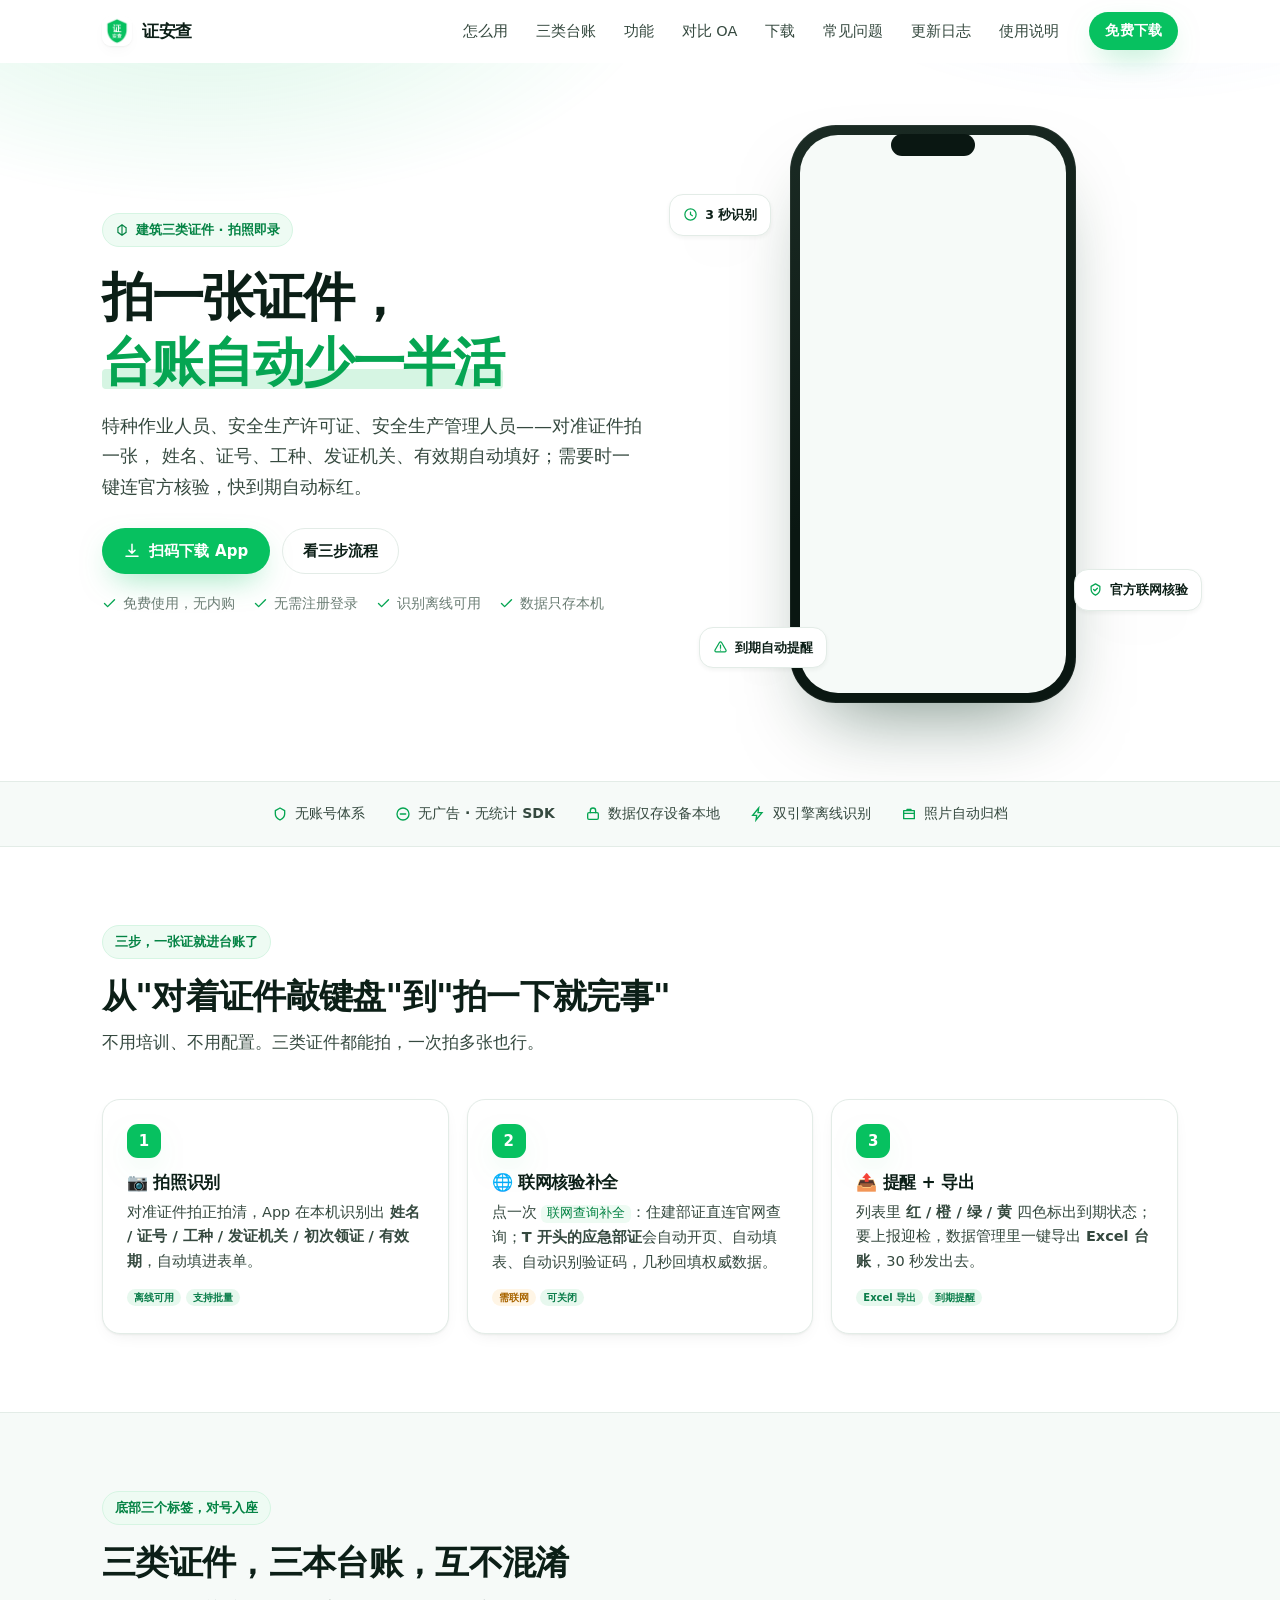
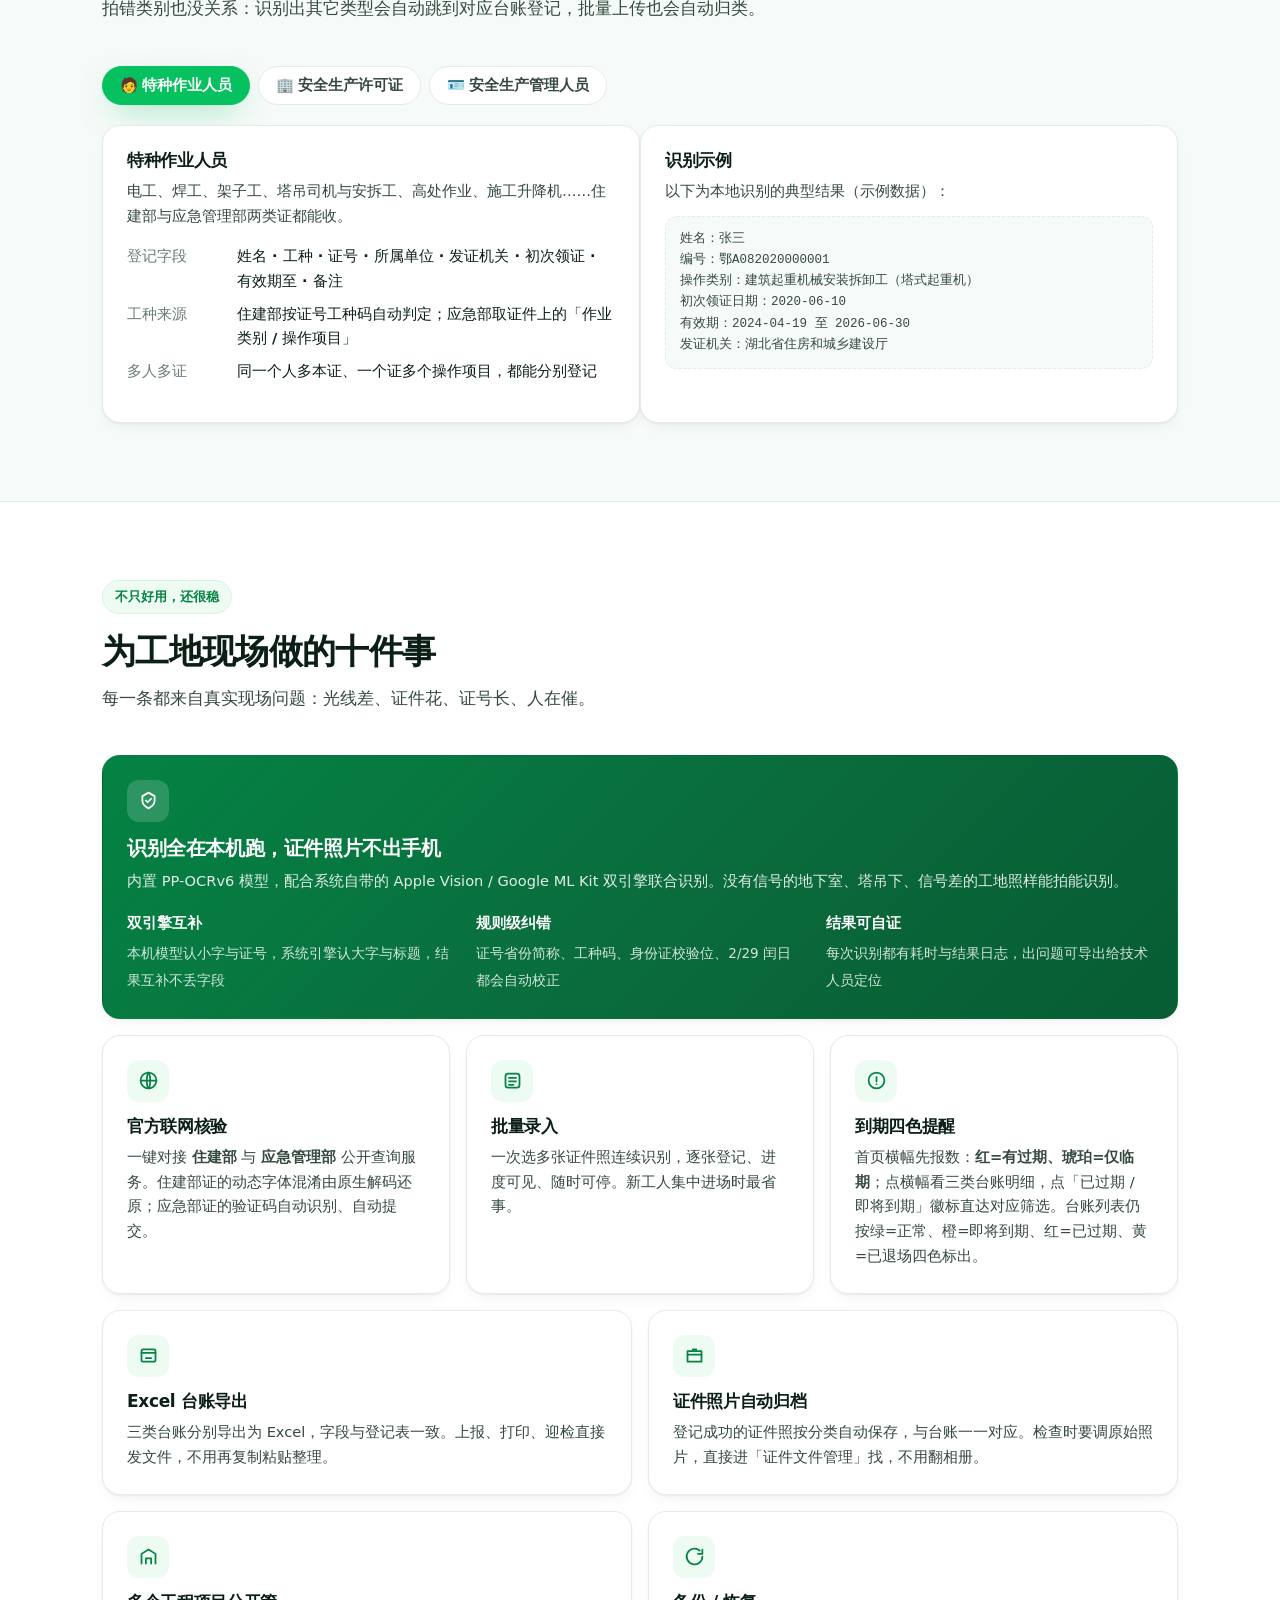
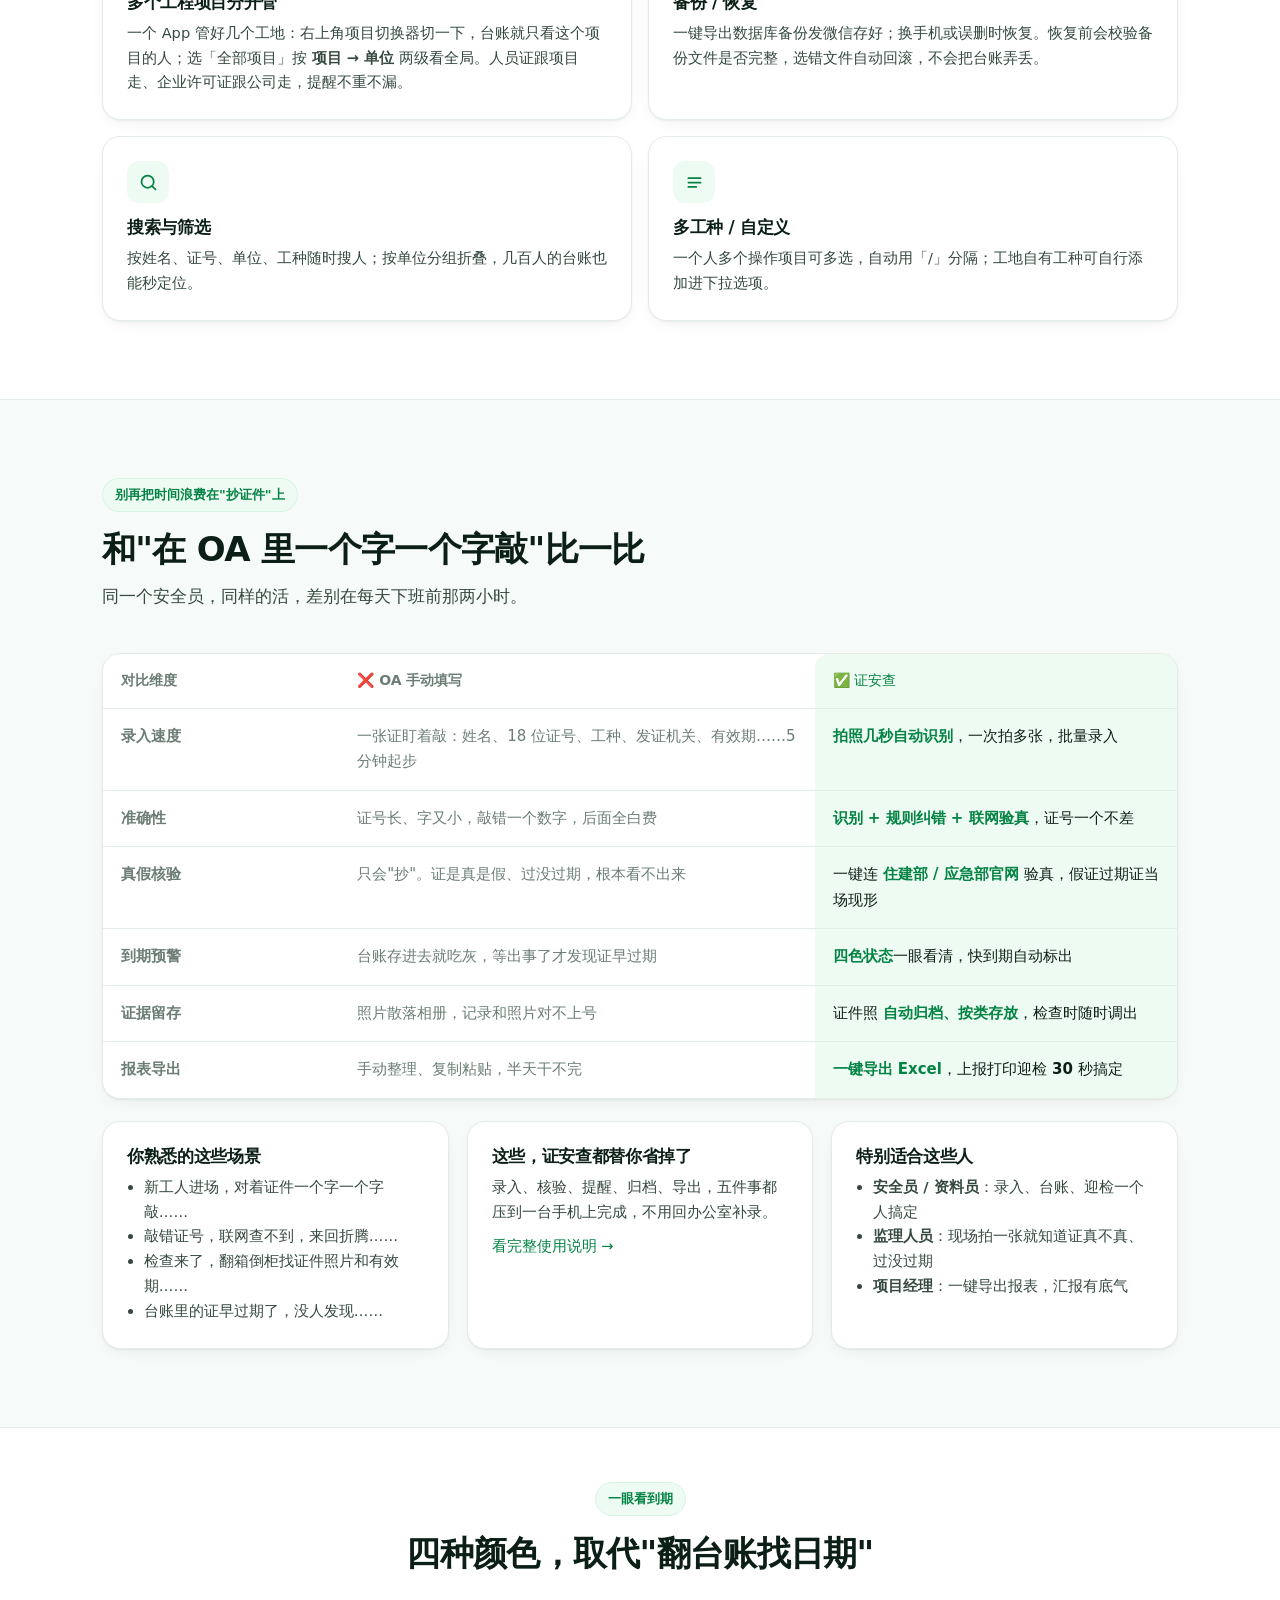
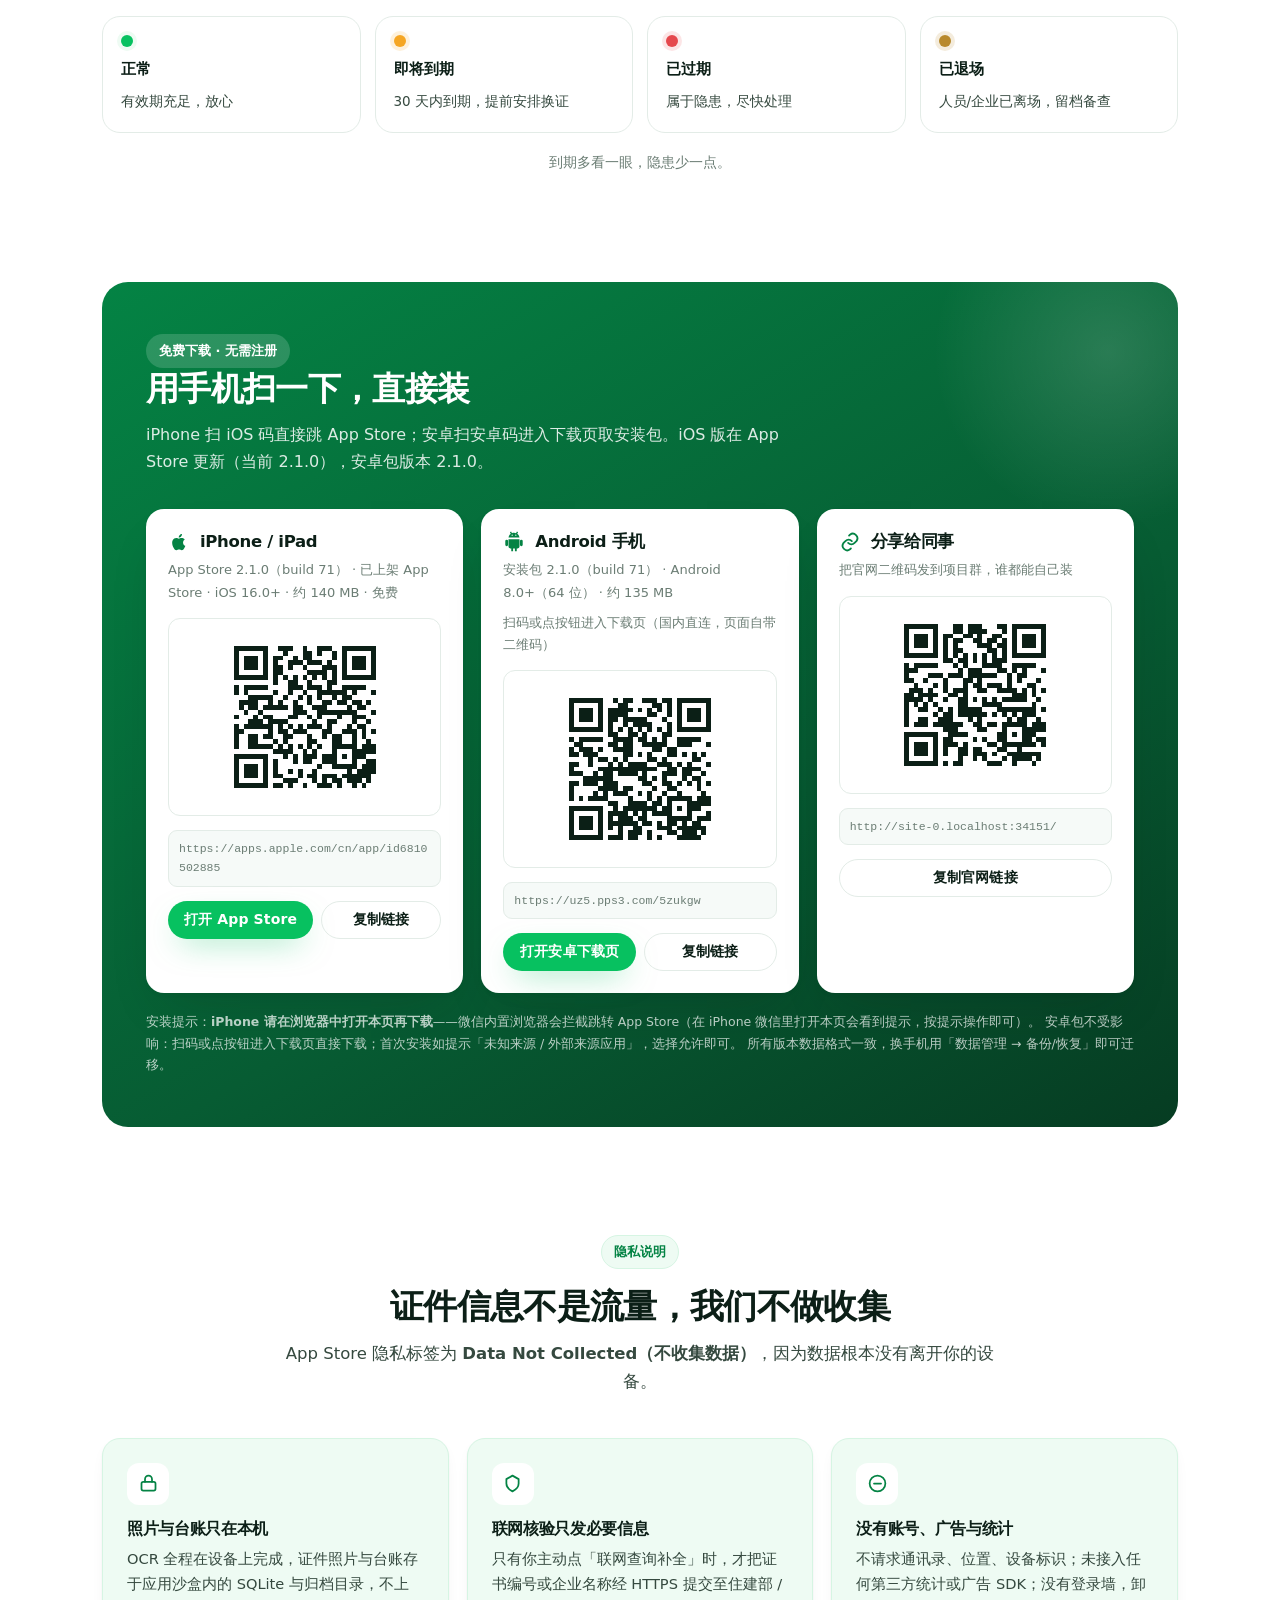
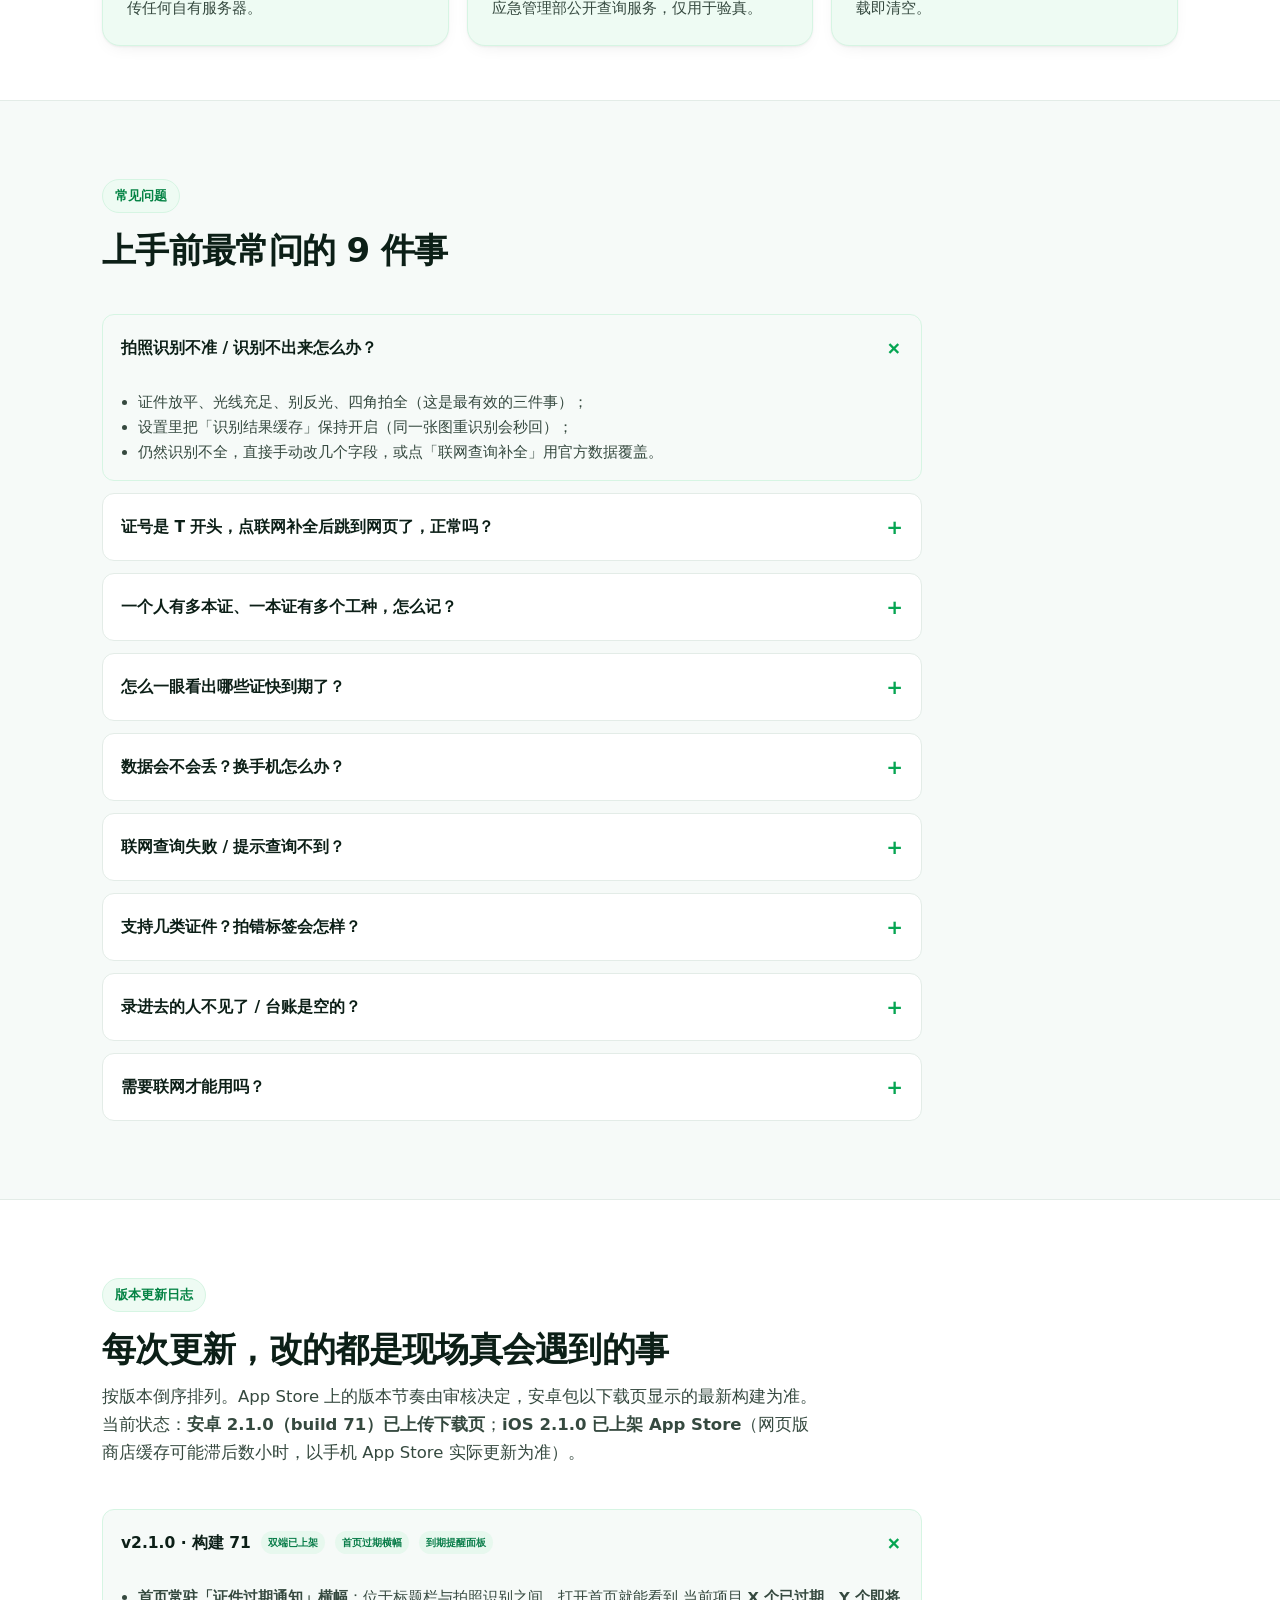
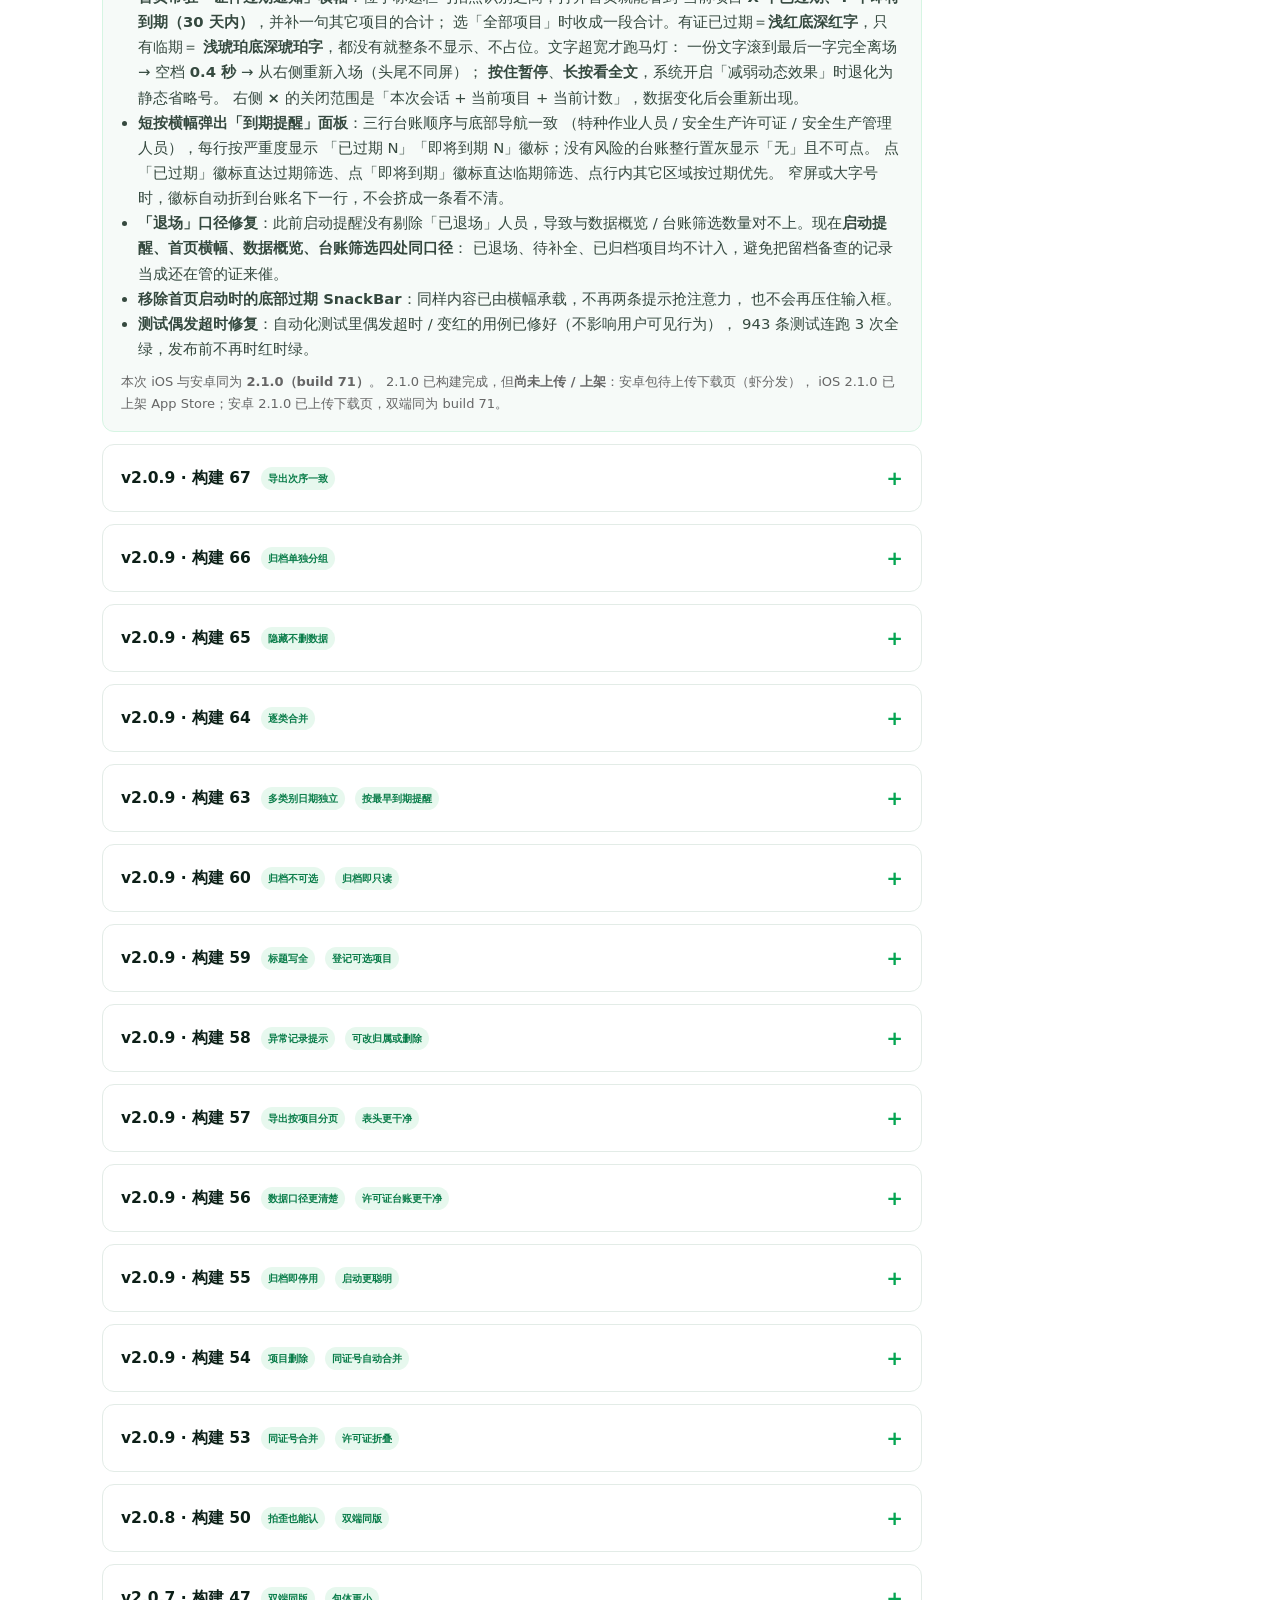
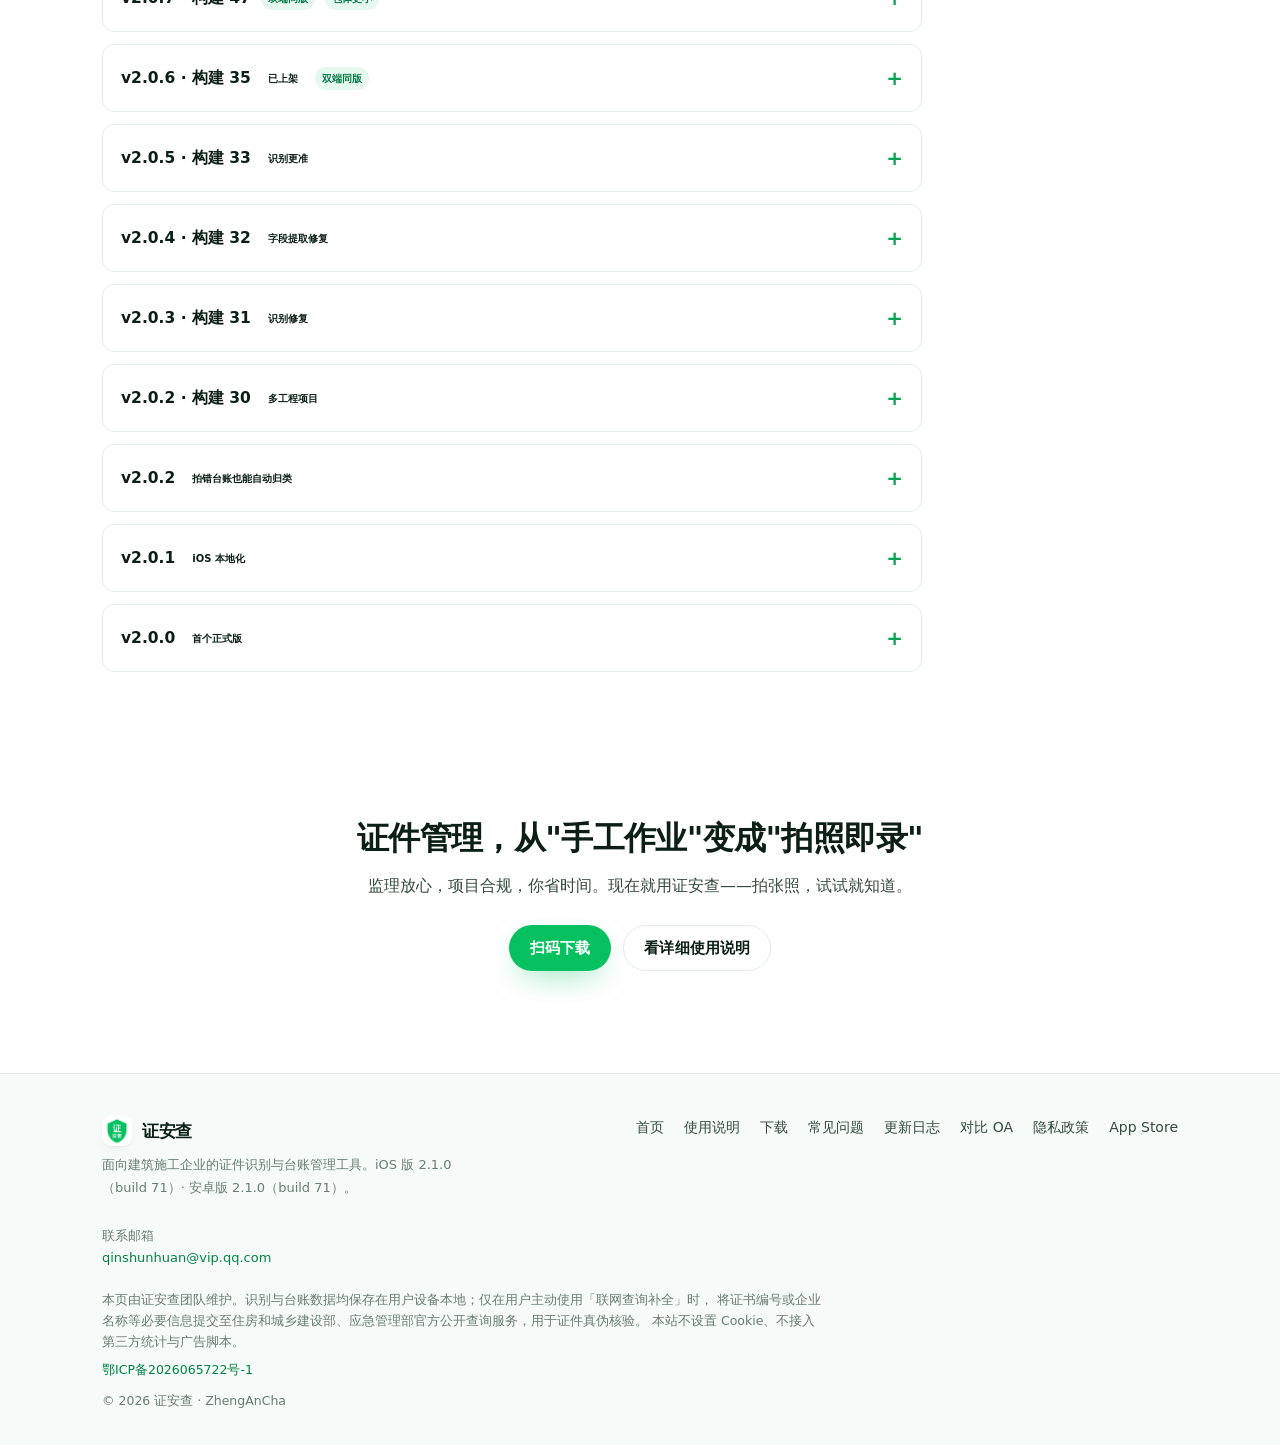
<file: index.html>
<!DOCTYPE html>
<html lang="zh-CN">
<head>
<meta charset="UTF-8">
<meta name="viewport" content="width=device-width, initial-scale=1, viewport-fit=cover">
<title>证安查 · 建筑证件拍照识别与台账管理｜特种作业·安全生产许可证·安全管理人员</title>
<meta name="description" content="证安查是一款面向建筑施工企业的证件识别与台账管理 App。拍一张证件照，自动识别姓名、证号、工种、发证机关与有效期，支持住建部/应急管理部官方联网核验、到期提醒、证件照片归档与 Excel 台账导出。识别全程在本机完成，数据只存在你的手机里，无账号、无广告。">
<meta name="keywords" content="证件识别,安全员,特种作业证,安全生产许可证,台账,OCR识别,建筑,到期提醒,施工,持证上岗,电工证,焊工证,塔吊,升降机,架子工,证书查询,档案">
<meta name="theme-color" content="#07c160">
<meta name="format-detection" content="telephone=no">
<link rel="icon" href="assets/app-icon.png?v=4aa5a4d7">
<link rel="apple-touch-icon" href="assets/app-icon.png?v=4aa5a4d7">
<link rel="stylesheet" href="assets/site.css?v=4aa5a4d7">
<script>document.documentElement.classList.add('js');</script>
<meta property="og:type" content="website">
<meta property="og:title" content="证安查 · 拍一张证件，台账自动少一半活">
<meta property="og:description" content="建筑三类证件拍照识别 + 官方联网核验 + 到期提醒 + Excel 导出。数据只存本机，无账号无广告。">
<meta property="og:url" content="index.html">
<meta property="og:image" content="assets/app-icon.png?v=4aa5a4d7">
<script type="application/ld+json">
{
  "@context": "https://schema.org",
  "@type": "SoftwareApplication",
  "name": "证安查",
  "alternateName": "ZhengAnCha",
  "applicationCategory": "BusinessApplication",
  "operatingSystem": "iOS 16.0+ / Android 8.0+",
  "description": "面向建筑施工企业的证件识别与台账管理工具，支持特种作业人员、安全生产许可证、安全生产管理人员三类证件的拍照识别、官方联网核验、到期提醒与台账导出。",
  "softwareVersion": "2.1.0",
  "downloadUrl": "https://apps.apple.com/cn/app/id6810502885",
  "inLanguage": "zh-CN",
  "offers": { "@type": "Offer", "price": "0", "priceCurrency": "CNY" },
  "featureList": [
    "三类证件拍照自动识别（本地离线 OCR）",
    "住建部 / 应急管理部官方联网核验",
    "到期提醒与状态筛选",
    "证件照片自动归档",
    "Excel 台账导出",
    "数据库备份与恢复"
  ]
}
</script>
</head>
<body>

<!-- ============ 顶栏 ============ -->
<header class="nav">
  <div class="wrap nav-in">
    <a class="brand" href="index.html">
      <img src="assets/app-icon.png?v=4aa5a4d7" alt="证安查图标" width="30" height="30">
      <span>证安查</span>
    </a>
    <nav class="nav-links" aria-label="主导航">
      <a href="#how">怎么用</a>
      <a href="#ledgers">三类台账</a>
      <a href="#feature">功能</a>
      <a href="#compare">对比 OA</a>
      <a href="#download">下载</a>
      <a href="#faq">常见问题</a>
      <a href="#changelog">更新日志</a>
      <a href="guide.html">使用说明</a>
    </nav>
    <div class="nav-cta">
      <a class="btn btn-primary btn-sm" href="#download">免费下载</a>
    </div>
  </div>
</header>

<main>

<!-- ============ Hero ============ -->
<section class="hero">
  <div class="wrap hero-grid">
    <div>
      <span class="eyebrow">
        <svg viewBox="0 0 24 24" fill="none" stroke="currentColor" stroke-width="2" stroke-linecap="round" width="14" height="14"><path d="M12 3v18M5 8l7-5 7 5M5 8v8l7 5 7-5V8"/></svg>
        建筑三类证件 · 拍照即录
      </span>
      <h1>拍一张证件，<br><em>台账自动少一半活</em></h1>
      <p class="hero-sub">
        特种作业人员、安全生产许可证、安全生产管理人员——对准证件拍一张，
        姓名、证号、工种、发证机关、有效期自动填好；需要时一键连官方核验，快到期自动标红。
      </p>
      <div class="hero-cta">
        <a class="btn btn-primary" href="#download">
          <svg viewBox="0 0 24 24" fill="none" stroke="currentColor" stroke-width="2" stroke-linecap="round" stroke-linejoin="round" width="18" height="18"><path d="M12 3v12m0 0l-4-4m4 4l4-4M4 19h16"/></svg>
          扫码下载 App
        </a>
        <a class="btn btn-ghost" href="#how">看三步流程</a>
      </div>
      <div class="hero-meta">
        <span><svg viewBox="0 0 24 24" fill="none" stroke="currentColor" stroke-width="2.2" stroke-linecap="round" stroke-linejoin="round"><path d="M20 6L9 17l-5-5"/></svg>免费使用，无内购</span>
        <span><svg viewBox="0 0 24 24" fill="none" stroke="currentColor" stroke-width="2.2" stroke-linecap="round" stroke-linejoin="round"><path d="M20 6L9 17l-5-5"/></svg>无需注册登录</span>
        <span><svg viewBox="0 0 24 24" fill="none" stroke="currentColor" stroke-width="2.2" stroke-linecap="round" stroke-linejoin="round"><path d="M20 6L9 17l-5-5"/></svg>识别离线可用</span>
        <span><svg viewBox="0 0 24 24" fill="none" stroke="currentColor" stroke-width="2.2" stroke-linecap="round" stroke-linejoin="round"><path d="M20 6L9 17l-5-5"/></svg>数据只存本机</span>
      </div>
    </div>

    <!-- 纯 CSS 手机演示：拍照识别 → 自动填表 → 落进台账 -->
    <div class="phone-stage" aria-hidden="true">
      <div class="float-badge fb-1">
        <svg viewBox="0 0 24 24" fill="none" stroke="currentColor" stroke-width="2" stroke-linecap="round"><path d="M12 3a9 9 0 100 18 9 9 0 000-18zm0 5v4l3 2"/></svg>
        3 秒识别
      </div>
      <div class="float-badge fb-2">
        <svg viewBox="0 0 24 24" fill="none" stroke="currentColor" stroke-width="2" stroke-linecap="round" stroke-linejoin="round"><path d="M12 3l7 4v5c0 4-3 7-7 9-4-2-7-5-7-9V7l7-4z"/><path d="M9 12l2 2 4-4"/></svg>
        官方联网核验
      </div>
      <div class="float-badge fb-3">
        <svg viewBox="0 0 24 24" fill="none" stroke="currentColor" stroke-width="2" stroke-linecap="round"><path d="M12 8v5m0 3h.01M10.3 4l-7 12A2 2 0 005 19h14a2 2 0 001.7-3l-7-12a2 2 0 00-3.4 0z"/></svg>
        到期自动提醒
      </div>

      <div class="phone">
        <div class="phone-notch"></div>
        <div class="phone-screen">

          <!-- 屏 A：拍照识别 -->
          <div class="screen a">
            <div class="ph-bar"><span class="ph-dot">证</span><b>拍照识别</b></div>
            <div class="doc">
              <div class="scan"></div>
              <div class="doc-title">建筑施工特种作业操作资格证书</div>
              <div class="doc-line l"></div>
              <div class="doc-line m"></div>
              <div class="doc-line s"></div>
              <div class="doc-line m"></div>
              <div class="doc-seal">公章</div>
            </div>
            <div class="ph-fields">
              <div class="ph-field"><span>姓名</span><i>张三</i></div>
              <div class="ph-field"><span>证号</span><i>鄂A082020000001</i></div>
              <div class="ph-field"><span>有效期</span><i>2026-06-30</i></div>
            </div>
            <div class="ph-note">
              <svg viewBox="0 0 24 24" fill="none" stroke="currentColor" stroke-width="2.2" stroke-linecap="round" stroke-linejoin="round"><path d="M20 6L9 17l-5-5"/></svg>
              识别完成，请核对后保存
            </div>
          </div>

          <!-- 屏 B：台账列表 -->
          <div class="screen b">
            <div class="ph-bar"><span class="ph-dot">台</span><b>特种作业人员</b></div>
            <div class="ph-search">
              <svg viewBox="0 0 24 24" fill="none" stroke="currentColor" stroke-width="2"><circle cx="11" cy="11" r="7"/><path d="M20 20l-3.5-3.5"/></svg>
              搜姓名 / 证号 / 单位 / 工种
            </div>
            <div class="ph-row"><span class="ph-av">张</span><span class="m"><b>张三 · 塔吊安拆工</b><small>鄂A082020000001</small></span><span class="chip ok">正常</span></div>
            <div class="ph-row"><span class="ph-av">李</span><span class="m"><b>李四 · 架子工</b><small>鄂B022021000002</small></span><span class="chip warn">即将到期</span></div>
            <div class="ph-row"><span class="ph-av">王</span><span class="m"><b>王五 · 低压电工</b><small>T110101199001011234</small></span><span class="chip ok">正常</span></div>
            <div class="ph-row"><span class="ph-av">赵</span><span class="m"><b>赵六 · 专职安全员</b><small>鄂建安C2(2020)0000003</small></span><span class="chip bad">已过期</span></div>
            <div class="ph-row"><span class="ph-av">孙</span><span class="m"><b>孙七 · 焊工</b><small>鄂A012019000004</small></span><span class="chip retire">已退场</span></div>
          </div>

        </div>
      </div>
    </div>
  </div>
</section>

<!-- ============ 信任条 ============ -->
<div class="trust">
  <div class="wrap trust-in">
    <span><svg viewBox="0 0 24 24" fill="none" stroke="currentColor" stroke-width="2" stroke-linecap="round" stroke-linejoin="round"><path d="M12 3l7 4v5c0 4-3 7-7 9-4-2-7-5-7-9V7l7-4z"/></svg>无账号体系</span>
    <span><svg viewBox="0 0 24 24" fill="none" stroke="currentColor" stroke-width="2" stroke-linecap="round"><circle cx="12" cy="12" r="9"/><path d="M8 12h8"/></svg>无广告 · 无统计 SDK</span>
    <span><svg viewBox="0 0 24 24" fill="none" stroke="currentColor" stroke-width="2" stroke-linecap="round" stroke-linejoin="round"><rect x="4" y="10" width="16" height="10" rx="2"/><path d="M8 10V7a4 4 0 018 0v3"/></svg>数据仅存设备本地</span>
    <span><svg viewBox="0 0 24 24" fill="none" stroke="currentColor" stroke-width="2" stroke-linecap="round"><path d="M13 3L4 14h6l-1 7 9-11h-6l1-7z"/></svg>双引擎离线识别</span>
    <span><svg viewBox="0 0 24 24" fill="none" stroke="currentColor" stroke-width="2" stroke-linecap="round" stroke-linejoin="round"><path d="M4 7h16v12H4zM4 11h16M9 7V5h6v2"/></svg>照片自动归档</span>
  </div>
</div>

<!-- ============ 三步流程 ============ -->
<section id="how">
  <div class="wrap">
    <div class="sec-head reveal">
      <span class="eyebrow">三步，一张证就进台账了</span>
      <h2>从"对着证件敲键盘"到"拍一下就完事"</h2>
      <p>不用培训、不用配置。三类证件都能拍，一次拍多张也行。</p>
    </div>
    <div class="steps">
      <div class="step card lift reveal">
        <div class="step-n">1</div>
        <h3>📷 拍照识别</h3>
        <p>对准证件拍正拍清，App 在本机识别出 <strong>姓名 / 证号 / 工种 / 发证机关 / 初次领证 / 有效期</strong>，自动填进表单。</p>
        <p style="margin-top:10px"><span class="chip ok">离线可用</span> <span class="chip ok">支持批量</span></p>
      </div>
      <div class="step card lift reveal d1">
        <div class="step-n">2</div>
        <h3>🌐 联网核验补全</h3>
        <p>点一次 <code>联网查询补全</code>：住建部证直连官网查询；<strong>T 开头的应急部证</strong>会自动开页、自动填表、自动识别验证码，几秒回填权威数据。</p>
        <p style="margin-top:10px"><span class="chip warn">需联网</span> <span class="chip ok">可关闭</span></p>
      </div>
      <div class="step card lift reveal d2">
        <div class="step-n">3</div>
        <h3>📤 提醒 + 导出</h3>
        <p>列表里 <strong>红 / 橙 / 绿 / 黄</strong> 四色标出到期状态；要上报迎检，数据管理里一键导出 <strong>Excel 台账</strong>，30 秒发出去。</p>
        <p style="margin-top:10px"><span class="chip ok">Excel 导出</span> <span class="chip ok">到期提醒</span></p>
      </div>
    </div>
  </div>
</section>

<!-- ============ 三类台账 ============ -->
<section id="ledgers" style="background:var(--bg-soft); border-block:1px solid var(--line)">
  <div class="wrap">
    <div class="sec-head reveal">
      <span class="eyebrow">底部三个标签，对号入座</span>
      <h2>三类证件，三本台账，互不混淆</h2>
      <p>拍错类别也没关系：识别出其它类型会自动跳到对应台账登记，批量上传也会自动归类。</p>
    </div>

    <div data-tabs class="reveal">
      <div class="tabs" role="tablist" aria-label="三类台账">
        <button class="tab" role="tab" aria-selected="true" aria-controls="p-worker" id="t-worker">🧑 特种作业人员</button>
        <button class="tab" role="tab" aria-selected="false" aria-controls="p-license" id="t-license">🏢 安全生产许可证</button>
        <button class="tab" role="tab" aria-selected="false" aria-controls="p-manager" id="t-manager">🪪 安全生产管理人员</button>
      </div>

      <div class="tabpanel is-on g2" id="p-worker" role="tabpanel" aria-labelledby="t-worker">
        <div class="card">
          <h3>特种作业人员</h3>
          <p style="margin-bottom:16px">电工、焊工、架子工、塔吊司机与安拆工、高处作业、施工升降机……住建部与应急管理部两类证都能收。</p>
          <dl class="kv">
            <dt>登记字段</dt><dd>姓名 · 工种 · 证号 · 所属单位 · 发证机关 · 初次领证 · 有效期至 · 备注</dd>
            <dt>工种来源</dt><dd>住建部按证号工种码自动判定；应急部取证件上的「作业类别 / 操作项目」</dd>
            <dt>多人多证</dt><dd>同一个人多本证、一个证多个操作项目，都能分别登记</dd>
          </dl>
        </div>
        <div class="card">
          <h3>识别示例</h3>
          <p style="margin-bottom:12px">以下为本地识别的典型结果（示例数据）：</p>
          <div class="sample">姓名：张三
编号：鄂A082020000001
操作类别：建筑起重机械安装拆卸工（塔式起重机）
初次领证日期：2020-06-10
有效期：2024-04-19 至 2026-06-30
发证机关：湖北省住房和城乡建设厅</div>
        </div>
      </div>

      <div class="tabpanel g2" id="p-license" role="tabpanel" aria-labelledby="t-license">
        <div class="card">
          <h3>安全生产许可证</h3>
          <p style="margin-bottom:16px">企业施工资质证。证号形如「（鄂）JZ安许证字[2020]000001」，编号被 OCR 读残时会结合企业名称与地址省份自动补齐。</p>
          <dl class="kv">
            <dt>登记字段</dt><dd>企业名称 · 证号 · 发证机关 · 主要负责人 · 有效期至 · 备注</dd>
            <dt>查询关键词</dt><dd>证书编号 或 企业名称（编号查不到时自动换企业名再查一次）</dd>
            <dt>红章识别</dt><dd>自动检测红色公章区域单独识别，用于核对/补全企业名称</dd>
          </dl>
        </div>
        <div class="card">
          <h3>识别示例</h3>
          <p style="margin-bottom:12px">信用代码与许可证号同时出现时不会串号：</p>
          <div class="sample">统一社会信用代码：91420100MA0000000X
安全生产许可证
编号：（鄂）JZ安许证字[2020]000001
企业名称：湖北示例建筑工程有限公司
主要负责人：赵六
有效期：2024-07-04 至 2027-07-03</div>
        </div>
      </div>

      <div class="tabpanel g2" id="p-manager" role="tabpanel" aria-labelledby="t-manager">
        <div class="card">
          <h3>安全生产管理人员</h3>
          <p style="margin-bottom:16px">安全员（专职/兼职）、项目负责人等。证号形如「鄂建安C2（2020）0000003」，自动统一括号全半角。</p>
          <dl class="kv">
            <dt>登记字段</dt><dd>姓名 · 类别 · 证号 · 所属单位 · 发证机关 · 初次领证 · 有效期至 · 备注</dd>
            <dt>类别校正</dt><dd>识别出的类别用字典做相似度匹配（如「建筑电I」→「建筑电工」）</dd>
            <dt>跨省企业</dt><dd>企业名称省份与证号省份互校，避免跨省企业证号被误判</dd>
          </dl>
        </div>
        <div class="card">
          <h3>识别示例</h3>
          <p style="margin-bottom:12px">两列版式（标签与值错位）也能取对姓名：</p>
          <div class="sample">编号：鄂建安C2（2020）0000003
姓名：赵六
类别：专职安全生产管理人员
初次领证日期：2014-06-10
有效期：2023-11-01
企业名称：湖北示例建工集团有限公司</div>
        </div>
      </div>
    </div>
  </div>
</section>

<!-- ============ 功能 Bento ============ -->
<section id="feature">
  <div class="wrap">
    <div class="sec-head reveal">
      <span class="eyebrow">不只好用，还很稳</span>
      <h2>为工地现场做的十件事</h2>
      <p>每一条都来自真实现场问题：光线差、证件花、证号长、人在催。</p>
    </div>

    <div class="bento">
      <div class="card b-6 feature reveal">
        <div class="ico">
          <svg viewBox="0 0 24 24" fill="none" stroke="currentColor" stroke-width="2" stroke-linecap="round" stroke-linejoin="round"><path d="M12 3l7 4v5c0 4-3 7-7 9-4-2-7-5-7-9V7l7-4z"/><path d="M9 12l2 2 4-4"/></svg>
        </div>
        <h3>识别全在本机跑，证件照片不出手机</h3>
        <p>内置 PP-OCRv6 模型，配合系统自带的 Apple Vision / Google ML Kit 双引擎联合识别。没有信号的地下室、塔吊下、信号差的工地照样能拍能识别。</p>
        <div class="feature-cols">
          <div><b>双引擎互补</b><span>本机模型认小字与证号，系统引擎认大字与标题，结果互补不丢字段</span></div>
          <div><b>规则级纠错</b><span>证号省份简称、工种码、身份证校验位、2/29 闰日都会自动校正</span></div>
          <div><b>结果可自证</b><span>每次识别都有耗时与结果日志，出问题可导出给技术人员定位</span></div>
        </div>
      </div>

      <div class="card b-2 lift reveal">
        <div class="ico"><svg viewBox="0 0 24 24" fill="none" stroke="currentColor" stroke-width="2" stroke-linecap="round" stroke-linejoin="round"><circle cx="12" cy="12" r="9"/><path d="M3 12h18M12 3c2.6 3 2.6 15 0 18M12 3c-2.6 3-2.6 15 0 18"/></svg></div>
        <h3>官方联网核验</h3>
        <p>一键对接 <strong>住建部</strong> 与 <strong>应急管理部</strong> 公开查询服务。住建部证的动态字体混淆由原生解码还原；应急部证的验证码自动识别、自动提交。</p>
      </div>

      <div class="card b-2 lift reveal d1">
        <div class="ico"><svg viewBox="0 0 24 24" fill="none" stroke="currentColor" stroke-width="2" stroke-linecap="round" stroke-linejoin="round"><rect x="4" y="4" width="16" height="16" rx="3"/><path d="M8 9h8M8 13h8M8 17h5"/></svg></div>
        <h3>批量录入</h3>
        <p>一次选多张证件照连续识别，逐张登记、进度可见、随时可停。新工人集中进场时最省事。</p>
      </div>

      <div class="card b-2 lift reveal d2">
        <div class="ico"><svg viewBox="0 0 24 24" fill="none" stroke="currentColor" stroke-width="2" stroke-linecap="round"><path d="M12 8v5m0 3h.01"/><circle cx="12" cy="12" r="9"/></svg></div>
        <h3>到期四色提醒</h3>
        <p>首页横幅先报数：<strong>红=有过期、琥珀=仅临期</strong>；点横幅看三类台账明细，点「已过期 / 即将到期」徽标直达对应筛选。台账列表仍按绿=正常、橙=即将到期、红=已过期、黄=已退场四色标出。</p>
      </div>

      <div class="card b-3 lift reveal">
        <div class="ico"><svg viewBox="0 0 24 24" fill="none" stroke="currentColor" stroke-width="2" stroke-linecap="round" stroke-linejoin="round"><rect x="4" y="5" width="16" height="14" rx="2"/><path d="M4 9h16M9 15h6"/></svg></div>
        <h3>Excel 台账导出</h3>
        <p>三类台账分别导出为 Excel，字段与登记表一致。上报、打印、迎检直接发文件，不用再复制粘贴整理。</p>
      </div>

      <div class="card b-3 lift reveal d1">
        <div class="ico"><svg viewBox="0 0 24 24" fill="none" stroke="currentColor" stroke-width="2" stroke-linecap="round" stroke-linejoin="round"><path d="M4 7h16v12H4z"/><path d="M4 11h16M10 7V5h4v2"/></svg></div>
        <h3>证件照片自动归档</h3>
        <p>登记成功的证件照按分类自动保存，与台账一一对应。检查时要调原始照片，直接进「证件文件管理」找，不用翻相册。</p>
      </div>

      <div class="card b-3 lift reveal">
        <div class="ico"><svg viewBox="0 0 24 24" fill="none" stroke="currentColor" stroke-width="2" stroke-linecap="round" stroke-linejoin="round"><path d="M4 20V9l8-5 8 5v11"/><path d="M9 20v-6h6v6"/></svg></div>
        <h3>多个工程项目分开管</h3>
        <p>一个 App 管好几个工地：右上角项目切换器切一下，台账就只看这个项目的人；选「全部项目」按 <strong>项目 → 单位</strong> 两级看全局。人员证跟项目走、企业许可证跟公司走，提醒不重不漏。</p>
      </div>

      <div class="card b-3 lift reveal d1">
        <div class="ico"><svg viewBox="0 0 24 24" fill="none" stroke="currentColor" stroke-width="2" stroke-linecap="round" stroke-linejoin="round"><path d="M21 12a9 9 0 11-3-6.7M21 4v5h-5"/></svg></div>
        <h3>备份 / 恢复</h3>
        <p>一键导出数据库备份发微信存好；换手机或误删时恢复。恢复前会校验备份文件是否完整，选错文件自动回滚，不会把台账弄丢。</p>
      </div>

      <div class="card b-3 lift reveal d2">
        <div class="ico"><svg viewBox="0 0 24 24" fill="none" stroke="currentColor" stroke-width="2" stroke-linecap="round" stroke-linejoin="round"><circle cx="11" cy="11" r="7"/><path d="M20 20l-3.5-3.5"/></svg></div>
        <h3>搜索与筛选</h3>
        <p>按姓名、证号、单位、工种随时搜人；按单位分组折叠，几百人的台账也能秒定位。</p>
      </div>

      <div class="card b-3 lift reveal">
        <div class="ico"><svg viewBox="0 0 24 24" fill="none" stroke="currentColor" stroke-width="2" stroke-linecap="round" stroke-linejoin="round"><path d="M5 7h14M5 12h14M5 17h9"/></svg></div>
        <h3>多工种 / 自定义</h3>
        <p>一个人多个操作项目可多选，自动用「/」分隔；工地自有工种可自行添加进下拉选项。</p>
      </div>
    </div>
  </div>
</section>

<!-- ============ 对比 OA ============ -->
<section id="compare" style="background:var(--bg-soft); border-block:1px solid var(--line)">
  <div class="wrap">
    <div class="sec-head reveal">
      <span class="eyebrow">别再把时间浪费在"抄证件"上</span>
      <h2>和"在 OA 里一个字一个字敲"比一比</h2>
      <p>同一个安全员，同样的活，差别在每天下班前那两小时。</p>
    </div>

    <div class="card cmp-card reveal" style="padding:0">
      <table class="cmp">
        <thead>
          <tr><th class="dim">对比维度</th><th class="old">❌ OA 手动填写</th><th class="new">✅ 证安查</th></tr>
        </thead>
        <tbody>
          <tr><td class="dim">录入速度</td><td class="old">一张证盯着敲：姓名、18 位证号、工种、发证机关、有效期……5 分钟起步</td><td class="new"><span class="newv">拍照几秒自动识别</span>，一次拍多张，批量录入</td></tr>
          <tr><td class="dim">准确性</td><td class="old">证号长、字又小，敲错一个数字，后面全白费</td><td class="new"><span class="newv">识别 + 规则纠错 + 联网验真</span>，证号一个不差</td></tr>
          <tr><td class="dim">真假核验</td><td class="old">只会"抄"。证是真是假、过没过期，根本看不出来</td><td class="new">一键连 <span class="newv">住建部 / 应急部官网</span> 验真，假证过期证当场现形</td></tr>
          <tr><td class="dim">到期预警</td><td class="old">台账存进去就吃灰，等出事了才发现证早过期</td><td class="new"><span class="newv">四色状态</span>一眼看清，快到期自动标出</td></tr>
          <tr><td class="dim">证据留存</td><td class="old">照片散落相册，记录和照片对不上号</td><td class="new">证件照 <span class="newv">自动归档、按类存放</span>，检查时随时调出</td></tr>
          <tr><td class="dim">报表导出</td><td class="old">手动整理、复制粘贴，半天干不完</td><td class="new"><span class="newv">一键导出 Excel</span>，上报打印迎检 30 秒搞定</td></tr>
        </tbody>
      </table>

      <!-- 移动端卡片式对比 -->
      <div class="cmp-mobile" style="padding:6px 18px 14px">
        <div class="row">
          <div class="dim">录入速度</div>
          <div class="o"><span class="tag">OA</span><span>一张证盯着敲，5 分钟起步</span></div>
          <div class="n"><span class="tag">证安查</span><span>拍照几秒自动识别，支持批量</span></div>
        </div>
        <div class="row">
          <div class="dim">准确性</div>
          <div class="o"><span class="tag">OA</span><span>敲错一个数字，后面全白费</span></div>
          <div class="n"><span class="tag">证安查</span><span>识别 + 规则纠错 + 联网验真</span></div>
        </div>
        <div class="row">
          <div class="dim">真假核验</div>
          <div class="o"><span class="tag">OA</span><span>只会抄，真假与有效期看不出来</span></div>
          <div class="n"><span class="tag">证安查</span><span>一键连官方官网验真</span></div>
        </div>
        <div class="row">
          <div class="dim">到期预警</div>
          <div class="o"><span class="tag">OA</span><span>存进去就吃灰，过期无人知</span></div>
          <div class="n"><span class="tag">证安查</span><span>四色状态 + 到期筛选</span></div>
        </div>
        <div class="row">
          <div class="dim">证据留存</div>
          <div class="o"><span class="tag">OA</span><span>照片散落相册，对不上号</span></div>
          <div class="n"><span class="tag">证安查</span><span>证件照自动归档、与台账对应</span></div>
        </div>
        <div class="row">
          <div class="dim">报表导出</div>
          <div class="o"><span class="tag">OA</span><span>手动整理半天</span></div>
          <div class="n"><span class="tag">证安查</span><span>一键导出 Excel</span></div>
        </div>
      </div>
    </div>

    <div class="grid g3" style="margin-top:22px">
      <div class="card lift reveal"><h3>你熟悉的这些场景</h3>
        <ul style="color:var(--ink-2);font-size:14.6px;margin-top:8px">
          <li>新工人进场，对着证件一个字一个字敲……</li>
          <li>敲错证号，联网查不到，来回折腾……</li>
          <li>检查来了，翻箱倒柜找证件照片和有效期……</li>
          <li>台账里的证早过期了，没人发现……</li>
        </ul>
      </div>
      <div class="card lift reveal d1"><h3>这些，证安查都替你省掉了</h3>
        <p>录入、核验、提醒、归档、导出，五件事都压到一台手机上完成，不用回办公室补录。</p>
        <p style="margin-top:10px"><a href="guide.html">看完整使用说明 →</a></p>
      </div>
      <div class="card lift reveal d2"><h3>特别适合这些人</h3>
        <ul style="color:var(--ink-2);font-size:14.6px;margin-top:8px">
          <li><strong>安全员 / 资料员</strong>：录入、台账、迎检一个人搞定</li>
          <li><strong>监理人员</strong>：现场拍一张就知道证真不真、过没过期</li>
          <li><strong>项目经理</strong>：一键导出报表，汇报有底气</li>
        </ul>
      </div>
    </div>
  </div>
</section>

<!-- ============ 状态颜色 ============ -->
<section class="tight">
  <div class="wrap">
    <div class="sec-head center reveal">
      <span class="eyebrow">一眼看到期</span>
      <h2>四种颜色，取代"翻台账找日期"</h2>
    </div>
    <div class="status-list">
      <div class="status s-ok reveal"><div class="dot"></div><b>正常</b><span>有效期充足，放心</span></div>
      <div class="status s-warn reveal d1"><div class="dot"></div><b>即将到期</b><span>30 天内到期，提前安排换证</span></div>
      <div class="status s-bad reveal d2"><div class="dot"></div><b>已过期</b><span>属于隐患，尽快处理</span></div>
      <div class="status s-retire reveal d3"><div class="dot"></div><b>已退场</b><span>人员/企业已离场，留档备查</span></div>
    </div>
    <p style="text-align:center;color:var(--ink-3);font-size:13.5px;margin-top:18px" class="reveal">到期多看一眼，隐患少一点。</p>
  </div>
</section>

<!-- ============ 下载 ============ -->
<section id="download" class="tight">
  <div class="wrap">
    <div class="dl-band reveal">
      <div class="dl-head">
        <span class="eyebrow" style="background:rgba(255,255,255,.16);border-color:transparent;color:#fff">免费下载 · 无需注册</span>
        <h2>用手机扫一下，直接装</h2>
        <p>iPhone 扫 iOS 码直接跳 App Store；安卓扫安卓码进入下载页取安装包。iOS 版在 App Store 更新（当前 <span data-as-version>2.1.0</span><span data-as-review hidden>，上架包审核中，商店页暂时可能还是旧版</span>），安卓包版本 <span data-version>2.1.0</span><span data-apk-pending hidden>（已构建、待上传，下载页若暂时仍是旧版请稍后再试）</span>。</p>
      </div>

      <div class="dl-cards">
        <div class="dl-card">
          <header>
            <svg viewBox="0 0 24 24" fill="currentColor"><path d="M16.4 12.7c0-2.2 1.8-3.2 1.9-3.3-1-1.5-2.6-1.7-3.2-1.7-1.4-.1-2.6.8-3.3.8-.7 0-1.7-.8-2.9-.8-1.5 0-2.9.9-3.6 2.2-1.6 2.7-.4 6.7 1.1 8.9.7 1.1 1.6 2.3 2.8 2.2 1.1 0 1.5-.7 2.9-.7 1.3 0 1.7.7 2.9.7 1.2 0 2-1.1 2.7-2.2.9-1.3 1.2-2.5 1.2-2.6-.1 0-2.5-1-2.5-3.5zM14.3 5.9c.6-.7 1-1.7.9-2.7-.9 0-2 .6-2.6 1.3-.6.7-1.1 1.7-.9 2.7 1 .1 2-.6 2.6-1.3z"/></svg>
            <h3>iPhone / iPad</h3>
          </header>
          <div class="meta">App Store <span data-as-version>2.1.0</span>（build <span data-as-build>71</span>）<span data-as-review hidden> · <span class="chip warn">审核中</span></span><span data-as-approved> · 已上架 App Store</span> · iOS <span data-min-ios>16.0+</span> · 约 <span data-ios-size>140 MB</span> · 免费</div>
          <div class="qr-box"><div data-qr="ios"></div></div>
          <div class="url-line" data-qr-url="ios">https://apps.apple.com/cn/app/id6810502885</div>
          <div class="dl-actions">
            <a class="btn btn-primary btn-sm" data-ios-link href="#download">打开 App Store</a>
            <button class="btn btn-ghost btn-sm" data-copy="ios">复制链接</button>
          </div>
        </div>

        <div class="dl-card">
          <header>
            <svg viewBox="0 0 24 24" fill="currentColor"><path d="M6 9h12v8a2 2 0 01-2 2h-1v3h-2v-3h-2v3H9v-3H8a2 2 0 01-2-2V9zm-2 .5A1.5 1.5 0 015.5 11v4a1.5 1.5 0 01-3 0v-4A1.5 1.5 0 014 9.5zm16 0A1.5 1.5 0 0121.5 11v4a1.5 1.5 0 01-3 0v-4A1.5 1.5 0 0120 9.5zM15.5 3l1-1.7-1.3-.7-1 1.8A7 7 0 0012 2c-.8 0-1.5.1-2.2.4l-1-1.8-1.3.7 1 1.7A5.9 5.9 0 006 7h12a5.9 5.9 0 00-2.5-4zM10 5.2a.7.7 0 110-1.4.7.7 0 010 1.4zm4 0a.7.7 0 110-1.4.7.7 0 010 1.4z"/></svg>
            <h3>Android 手机</h3>
          </header>
          <div class="meta">安装包 <span data-version>2.1.0</span>（build <span data-build>71</span>）<span data-apk-pending hidden> · <span class="chip warn">新包已构建 · 待上传</span></span> · <span data-min-android>Android 8.0+</span> · 约 <span data-apk-size>135 MB</span></div>
          <div class="meta" style="margin-top:-6px">扫码或点按钮进入下载页（国内直连，页面自带二维码）</div>
          <div class="qr-box"><div data-qr="android"></div></div>
          <div class="url-line" data-qr-url="android">https://uz5.pps3.com/5zukgw</div>
          <div class="dl-actions">
            <a class="btn btn-primary btn-sm" data-android-link href="#download">打开安卓下载页</a>
            <button class="btn btn-ghost btn-sm" data-copy="android">复制链接</button>
          </div>
        </div>

        <div class="dl-card">
          <header>
            <svg viewBox="0 0 24 24" fill="none" stroke="currentColor" stroke-width="2" stroke-linecap="round" stroke-linejoin="round"><path d="M10 13a5 5 0 007 0l2-2a5 5 0 00-7-7l-1 1"/><path d="M14 11a5 5 0 00-7 0l-2 2a5 5 0 007 7l1-1"/></svg>
            <h3>分享给同事</h3>
          </header>
          <div class="meta">把官网二维码发到项目群，谁都能自己装</div>
          <div class="qr-box"><div data-qr="site"></div></div>
          <div class="url-line" data-qr-url="site">—</div>
          <div class="dl-actions">
            <button class="btn btn-ghost btn-sm btn-block" data-copy="site">复制官网链接</button>
          </div>
        </div>
      </div>

      <!-- 微信内置浏览器提示：只有微信里才显示（由 site.js 判断 UA 后取消 hidden）。
           微信会拦截"跳 App Store"和"下载 APK"，点了没反应是微信的限制，不是网站坏了。 -->
      <div class="wx-hint" data-wx-hint hidden>
        <b>你正在微信里打开本页</b>
        <span>微信会拦截「跳转 App Store」，点「打开 App Store」可能没有反应。
          请点右上角 <b>⋯</b> → <b>在 Safari 中打开</b>，再点下载即可正常安装。
          （安卓包不受影响，可直接下载。）</span>
      </div>

      <p class="dl-tip">
        安装提示：<strong>iPhone 请在浏览器中打开本页再下载</strong>——微信内置浏览器会拦截跳转 App Store（在 iPhone 微信里打开本页会看到提示，按提示操作即可）。
        安卓包不受影响：扫码或点按钮进入下载页直接下载；首次安装如提示「未知来源 / 外部来源应用」，选择允许即可。
        所有版本数据格式一致，换手机用「数据管理 → 备份/恢复」即可迁移。
      </p>
    </div>
  </div>
</section>

<!-- ============ 隐私 ============ -->
<section class="tight">
  <div class="wrap">
    <div class="sec-head center reveal">
      <span class="eyebrow">隐私说明</span>
      <h2>证件信息不是流量，我们不做收集</h2>
      <p>App Store 隐私标签为 <strong>Data Not Collected（不收集数据）</strong>，因为数据根本没有离开你的设备。</p>
    </div>
    <div class="privacy">
      <div class="card reveal">
        <div class="ico"><svg viewBox="0 0 24 24" fill="none" stroke="currentColor" stroke-width="2" stroke-linecap="round" stroke-linejoin="round"><rect x="4" y="10" width="16" height="10" rx="2"/><path d="M8 10V7a4 4 0 018 0v3"/></svg></div>
        <h3>照片与台账只在本机</h3>
        <p>OCR 全程在设备上完成，证件照片与台账存于应用沙盒内的 SQLite 与归档目录，不上传任何自有服务器。</p>
      </div>
      <div class="card reveal d1">
        <div class="ico"><svg viewBox="0 0 24 24" fill="none" stroke="currentColor" stroke-width="2" stroke-linecap="round" stroke-linejoin="round"><path d="M12 3l7 4v5c0 4-3 7-7 9-4-2-7-5-7-9V7l7-4z"/></svg></div>
        <h3>联网核验只发必要信息</h3>
        <p>只有你主动点「联网查询补全」时，才把证书编号或企业名称经 HTTPS 提交至住建部 / 应急管理部公开查询服务，仅用于验真。</p>
      </div>
      <div class="card reveal d2">
        <div class="ico"><svg viewBox="0 0 24 24" fill="none" stroke="currentColor" stroke-width="2" stroke-linecap="round"><circle cx="12" cy="12" r="9"/><path d="M8 12h8"/></svg></div>
        <h3>没有账号、广告与统计</h3>
        <p>不请求通讯录、位置、设备标识；未接入任何第三方统计或广告 SDK；没有登录墙，卸载即清空。</p>
      </div>
    </div>
  </div>
</section>

<!-- ============ FAQ ============ -->
<section id="faq" style="background:var(--bg-soft); border-block:1px solid var(--line)">
  <div class="wrap">
    <div class="sec-head reveal">
      <span class="eyebrow">常见问题</span>
      <h2>上手前最常问的 9 件事</h2>
    </div>
    <div class="faq" style="max-width:820px">
      <details class="qa reveal" open>
        <summary>拍照识别不准 / 识别不出来怎么办？</summary>
        <div class="ans">
          <ul>
            <li>证件放平、光线充足、别反光、四角拍全（这是最有效的三件事）；</li>
            <li>设置里把「识别结果缓存」保持开启（同一张图重识别会秒回）；</li>
            <li>仍然识别不全，直接手动改几个字段，或点「联网查询补全」用官方数据覆盖。</li>
          </ul>
        </div>
      </details>
      <details class="qa reveal">
        <summary>证号是 T 开头，点联网补全后跳到网页了，正常吗？</summary>
        <div class="ans">正常。T 开头是应急管理部的证，App 会自动打开官方查询页，自动填表、自动识别验证码、自动查询，<strong>不要手动去点它</strong>，等几秒结果会自己回填。</div>
      </details>
      <details class="qa reveal">
        <summary>一个人有多本证、一本证有多个工种，怎么记？</summary>
        <div class="ans">多本证分别登记即可。同一本证的多个操作项目，在「证件类型 / 工种」下拉里展开作业类别后勾选多个，会自动用 <code>/</code> 分隔显示。</div>
      </details>
      <details class="qa reveal">
        <summary>怎么一眼看出哪些证快到期了？</summary>
        <div class="ans">首页顶部横幅会直接报出当前项目<strong>已过期 / 即将到期</strong>的数量：红色=有过期，琥珀=仅临期；<strong>长按横幅可看全文</strong>，<strong>短按弹出「到期提醒」面板</strong>，点徽标直达对应台账筛选。台账列表里橙色=即将到期（30 天内）、红色=已过期、黄色=已退场、绿色=正常；也可以用上方「状态筛选」只看某一类。</div>
      </details>
      <details class="qa reveal">
        <summary>数据会不会丢？换手机怎么办？</summary>
        <div class="ans">数据存在手机本地。建议<strong>每周</strong>或每次集中录入后，到「数据管理 → 备份数据库」导出备份文件发到微信/网盘存好；换手机时在新机用「从备份恢复数据库」即可。恢复前会校验备份是否完整，选错文件会自动回滚，不会破坏现有台账。</div>
      </details>
      <details class="qa reveal">
        <summary>联网查询失败 / 提示查询不到？</summary>
        <div class="ans">先检查手机网络；再核对证号、姓名是否与证件一致（联网查询按证号或企业名称精确匹配）；政府网站偶有维护时段，稍后再试即可。识别与台账功能不受影响，可以照常使用。</div>
      </details>
      <details class="qa reveal">
        <summary>支持几类证件？拍错标签会怎样？</summary>
        <div class="ans">支持特种作业人员（住建部 / 应急管理部）、安全生产许可证、安全生产管理人员三类。拍错标签也没关系：识别出属于其它类别时会自动跳到对应台账登记——单张拍照立刻跳转并登记，批量上传也会在本批处理完后自动归类。万一照片太糊、连类型都判断不出来，会明确提示"已按当前台账登记"，请核对一下，不会闷着不出声。</div>
      </details>
      <details class="qa reveal">
        <summary>录进去的人不见了 / 台账是空的？</summary>
        <div class="ans">九成是<strong>当前项目不对</strong>——看左上角那行小字是哪个工地。点右上角<strong>项目切换器</strong>切到对应项目，或选「<strong>全部项目</strong>」一次看全部；数据没有丢，只是被项目过滤掉了。录错项目也不用删了重录，进编辑页改「所属项目」即可。</div>
      </details>
      <details class="qa reveal">
        <summary>需要联网才能用吗？</summary>
        <div class="ans">不需要。识别、台账、提醒、导出、备份全部离线可用；只有「联网查询补全」需要网络，且可以在设置里关掉。地下车库、塔吊下、信号差的工地照样能录。</div>
      </details>
    </div>
  </div>
</section>

<!-- ============ 版本更新日志 ============ -->
<section id="changelog">
  <div class="wrap">
    <div class="sec-head reveal">
      <span class="eyebrow">版本更新日志</span>
      <h2>每次更新，改的都是现场真会遇到的事</h2>
      <p>按版本倒序排列。App Store 上的版本节奏由审核决定，安卓包以下载页显示的最新构建为准。<br>
        当前状态：<strong>安卓 2.1.0（build 71）已上传下载页</strong>；<strong>iOS 2.1.0 已上架 App Store</strong>（网页版商店缓存可能滞后数小时，以手机 App Store 实际更新为准）。</p>
    </div>
    <div class="faq" style="max-width:820px">
      <details class="qa reveal" open>
        <summary>v2.1.0 · 构建 71 <span class="chip ok">双端已上架</span> <span class="chip ok">首页过期横幅</span> <span class="chip ok">到期提醒面板</span></summary>
        <div class="ans">
          <ul>
            <li><strong>首页常驻「证件过期通知」横幅</strong>：位于标题栏与拍照识别之间，打开首页就能看到
              当前项目 <strong>X 个已过期、Y 个即将到期（30 天内）</strong>，并补一句其它项目的合计；
              选「全部项目」时收成一段合计。有证已过期＝<strong>浅红底深红字</strong>，只有临期＝
              <strong>浅琥珀底深琥珀字</strong>，都没有就整条不显示、不占位。文字超宽才跑马灯：
              一份文字滚到最后一字完全离场 → 空档 <strong>0.4 秒</strong> → 从右侧重新入场（头尾不同屏）；
              <strong>按住暂停</strong>、<strong>长按看全文</strong>，系统开启「减弱动态效果」时退化为静态省略号。
              右侧 <strong>×</strong> 的关闭范围是「本次会话 + 当前项目 + 当前计数」，数据变化后会重新出现。</li>
            <li><strong>短按横幅弹出「到期提醒」面板</strong>：三行台账顺序与底部导航一致
              （特种作业人员 / 安全生产许可证 / 安全生产管理人员），每行按严重度显示
              「已过期 N」「即将到期 N」徽标；没有风险的台账整行置灰显示「无」且不可点。
              点「已过期」徽标直达过期筛选、点「即将到期」徽标直达临期筛选、点行内其它区域按过期优先。
              窄屏或大字号时，徽标自动折到台账名下一行，不会挤成一条看不清。</li>
            <li><strong>「退场」口径修复</strong>：此前启动提醒没有剔除「已退场」人员，导致与数据概览 /
              台账筛选数量对不上。现在<strong>启动提醒、首页横幅、数据概览、台账筛选四处同口径</strong>：
              已退场、待补全、已归档项目均不计入，避免把留档备查的记录当成还在管的证来催。</li>
            <li><strong>移除首页启动时的底部过期 SnackBar</strong>：同样内容已由横幅承载，不再两条提示抢注意力，
              也不会再压住输入框。</li>
            <li><strong>测试偶发超时修复</strong>：自动化测试里偶发超时 / 变红的用例已修好（不影响用户可见行为），
              943 条测试连跑 3 次全绿，发布前不再时红时绿。</li>
          </ul>
          <p style="margin-top:10px;font-size:13px;color:#666">本次 iOS 与安卓同为 <strong>2.1.0（build 71）</strong>。
            2.1.0 已构建完成，但<strong>尚未上传 / 上架</strong>：安卓包待上传下载页（虾分发），
            iOS 2.1.0 已上架 App Store；安卓 2.1.0 已上传下载页，双端同为 build 71。</p>
        </div>
      </details>
      <details class="qa reveal">
        <summary>v2.0.9 · 构建 67 <span class="chip ok">导出次序一致</span></summary>
        <div class="ans">
          <ul>
            <li><strong>台账「全部项目」导出的分页次序与总览分组一致</strong>：导出「全部项目」时，
              分页不再和总览页的分组对不上，而是<strong>按总览的顺序</strong>排：
              总览 → <strong>在管项目页</strong> → <strong>归档项目页</strong> → <strong>未归属项目页</strong>。</li>
            <li><strong>「未归属」仍然排在最后</strong>：没有归属到项目的记录照旧放在所有项目之后，
              不会插到在管项目中间去。</li>
          </ul>
          <p style="margin-top:10px;font-size:13px;color:#666">本次 iOS 与安卓同为 <strong>2.0.9（build 67）</strong>。
            iOS 2.0.9 已上架 App Store；安卓新包已上传下载页（虾分发）。</p>
        </div>
      </details>
      <details class="qa reveal">
        <summary>v2.0.9 · 构建 66 <span class="chip ok">归档单独分组</span></summary>
        <div class="ans">
          <ul>
            <li><strong>「全部项目」导出明确区分已归档项目</strong>：已归档的项目<strong>照旧完整导出，不会丢数据</strong>；
              总览里把它们分成<strong>「在管 / 已归档」两组</strong>，<strong>每组各给小计</strong>，
              <strong>合计里仍然包含归档项目</strong>。</li>
            <li><strong>归档项目名称与分页页名都带「（已归档）」</strong>：看到的每一行、翻到的每一页
              都能立刻认出哪些项目已经归档，不用回头核对。</li>
            <li><strong>末行说明「已归档项目不计入 App 内到期提醒与汇总」</strong>：导出的末行会写明这一点，
              免得把已归档项目当成还在管的项目来对数据。</li>
          </ul>
          <p style="margin-top:10px;font-size:13px;color:#666">本次 iOS 与安卓同为 <strong>2.0.9（build 66）</strong>。
            （该构建为内部构建，未单独上架；安卓新包已上传下载页。）</p>
        </div>
      </details>
      <details class="qa reveal">
        <summary>v2.0.9 · 构建 65 <span class="chip ok">隐藏不删数据</span></summary>
        <div class="ans">
          <ul>
            <li><strong>特种作业证的操作类别可以逐类隐藏</strong>：在编辑页<strong>取消勾选</strong>某个操作类别，
              这个类别就<strong>不再出现在台账、提醒和导出里</strong>，等于"这一类我不关心"；
              被隐藏类别的日期数据<strong>原样留在库里，不会丢</strong>。</li>
            <li><strong>隐藏后日期只显示其余类别，重新勾选立刻恢复</strong>：一个证号下还有没被隐藏的类别时，
              日期只按<strong>剩下的可见类别</strong>显示；把类别<strong>重新勾上</strong>，
              它原来的初次领证日期与有效期<strong>立刻回来</strong>，不需要重新联网查询。</li>
            <li><strong>「库中另有 N 个已隐藏类别」可彻底删除</strong>：确实不需要的类别，可以在提示条里
              <strong>彻底删除</strong>（会<strong>二次确认</strong>），删完这条证号就只剩你在意的类别。</li>
            <li><strong>提醒与状态只按可见类别判定</strong>：被隐藏的类别<strong>不会再触发到期提醒</strong>，
              也不会把状态拉成「即将到期 / 已过期」；看得见的类别照常按最早到期的那个报。</li>
            <li><strong>台账与 Excel 只列可见类别</strong>：列表和导出的表格里<strong>不会出现你隐藏掉的类别</strong>，
              发给别人之前不用再手动删列。</li>
            <li><strong>联网补全按类别名对账，官方不再列某类别时只隐藏、绝不删除</strong>：
              补全回来的数据<strong>按类别名逐个对上</strong>；某个类别官方已经不再列出时，
              App <strong>只把它隐藏，不会顺手删掉你库里的历史数据</strong>，想找回随时可以重新勾选。</li>
          </ul>
          <p style="margin-top:10px;font-size:13px;color:#666">本次 iOS 与安卓同为 <strong>2.0.9（build 65）</strong>。
            （该构建为内部构建，未单独上架；安卓新包已上传下载页。）</p>
        </div>
      </details>
      <details class="qa reveal">
        <summary>v2.0.9 · 构建 64 <span class="chip ok">逐类合并</span></summary>
        <div class="ans">
          <ul>
            <li><strong>同一证号合并记录时，按操作类别逐个合并、每个类别各取日期较晚的那条</strong>：
              此前是两条记录<strong>整串二选一</strong>，会<strong>丢掉一个操作类别</strong>
              （合并完只剩一个类别），并<strong>导致到期提醒漏报</strong>；
              现在每个类别都保留，提醒按合并后的真实日期照常发出。</li>
            <li><strong>移除临时诊断日志</strong>（内部清理，不影响使用）。</li>
          </ul>
          <p style="margin-top:10px;font-size:13px;color:#666">本次 iOS 与安卓同为 <strong>2.0.9（build 64）</strong>。
            （该构建为内部构建，未单独上架；安卓新包已上传下载页。）</p>
        </div>
      </details>
      <details class="qa reveal">
        <summary>v2.0.9 · 构建 63 <span class="chip ok">多类别日期独立</span> <span class="chip ok">按最早到期提醒</span></summary>
        <div class="ans">
          <ul>
            <li><strong>一个证号有多个操作类别时，每个类别的初次领证日期与有效期分别对应了</strong>：
              此前会把第一个类别的日期<strong>整套套到第二个类别上</strong>，
              两个类别显示成同一组日期；现在每个类别各读各自的日期。</li>
            <li><strong>同一类别在官方数据里重复出现、或含换证前的旧证时，只保留有效期最新的那条</strong>：
              旧证<strong>不会再把这个类别的状态误判成「已过期」</strong>。</li>
            <li><strong>状态与到期提醒按最早到期的那个类别判定</strong>：一个证号下只要
              <strong>任一类别临近到期或已过期</strong>，状态与提醒就会反映出来，不会被另一个还很新的类别压掉。</li>
            <li><strong>点「联网查询补全」后日期立即显示</strong>：此前补全回来的日期要
              <strong>保存后重进编辑页</strong>才看得到，现在点完当场显示。</li>
            <li><strong>日期为空或无法解析时显示「待补全」</strong>：以前这种情况会错误地显示成「正常」，
              现在如实标注「待补全」，提醒你补一次联网查询。</li>
          </ul>
          <p style="margin-top:10px;font-size:13px;color:#666">本次 iOS 与安卓同为 <strong>2.0.9（build 63）</strong>。
            （该构建为内部构建，未单独上架；安卓新包已上传下载页。）</p>
        </div>
      </details>
      <details class="qa reveal">
        <summary>v2.0.9 · 构建 60 <span class="chip ok">归档不可选</span> <span class="chip ok">归档即只读</span></summary>
        <div class="ans">
          <ul>
            <li><strong>编辑记录时「所属项目」不再出现已归档的项目</strong>：已经归档（停用）的项目
              不会再出现在「所属项目」下拉框里，不能再把记录归到已经停用的项目名下。</li>
            <li><strong>记录所属项目已归档时，这条记录变为只读</strong>：打开时会提示先到
              <strong>「设置 → 工程项目管理」取消归档</strong>后再修改；
              同时照常显示<strong>原来的项目名并标注「已归档」</strong>，
              一眼就知道这条记录原本属于哪个项目。</li>
            <li><strong>打开编辑页不再"闪一下可编辑"</strong>：页面一打开就是正确的可编辑／只读状态，
              不会再先显示成可以改、随后才跳成只读。</li>
          </ul>
          <p style="margin-top:10px;font-size:13px;color:#666">本次 iOS 与安卓同为 <strong>2.0.9（build 60）</strong>。
            （该构建为内部构建，未单独上架；安卓新包已上传下载页。）</p>
        </div>
      </details>
      <details class="qa reveal">
        <summary>v2.0.9 · 构建 59 <span class="chip ok">标题写全</span> <span class="chip ok">登记可选项目</span></summary>
        <div class="ans">
          <ul>
            <li><strong>登记界面的标题写全了</strong>：三个登记页的标题分别是
              <strong>「特种作业人员登记」「安全生产许可证登记」「安全管理人员登记」</strong>，
              打开就知道正在登记哪一类台账。</li>
            <li><strong>登记时可以选择所属项目</strong>：登记表单里的「所属项目」是一个下拉框，
              列出<strong>所有在用的项目</strong>（与顶部项目切换器里的项目、顺序一致），
              可以选<strong>当前项目之外的其它项目</strong>，也可以选<strong>「未归属项目」</strong>——
              替别的项目录一条记录时，不必先切换项目再切回来。</li>
            <li><strong>识别后自动登记也会跟随你选的所属项目</strong>：拍照/导入识别后自动登记的那条记录，
              会落到你在登记界面选好的所属项目里，不会错记到当前项目名下。</li>
          </ul>
          <p style="margin-top:10px;font-size:13px;color:#666">本次 iOS 与安卓同为 <strong>2.0.9（build 59）</strong>。
            （该构建为内部构建，未单独上架；安卓新包已上传下载页。）</p>
        </div>
      </details>
      <details class="qa reveal">
        <summary>v2.0.9 · 构建 58 <span class="chip ok">异常记录提示</span> <span class="chip ok">可改归属或删除</span></summary>
        <div class="ans">
          <ul>
            <li><strong>所属项目已经不存在的记录会主动提示</strong>：台账里的「所属项目」如果指向一个
              <strong>已经不存在的项目</strong>（早期版本删过项目、从旧备份恢复过数据等），
              数据管理页会提示<strong>「有 N 条记录的所属项目已不存在」</strong>，
              不用自己一条条翻出来。</li>
            <li><strong>点开就能看清是哪几条，并直接处理</strong>：点开提示可以看到这些记录的
              <strong>姓名、证号、原来的项目</strong>，然后<strong>改归属到现有项目</strong>，
              或者<strong>直接删除</strong>，让台账重新对得上。</li>
          </ul>
          <p style="margin-top:10px;font-size:13px;color:#666">本次 iOS 与安卓同为 <strong>2.0.9（build 58）</strong>。
            （该构建为内部构建，未单独上架；安卓新包已上传下载页。）</p>
        </div>
      </details>
      <details class="qa reveal">
        <summary>v2.0.9 · 构建 57 <span class="chip ok">导出按项目分页</span> <span class="chip ok">表头更干净</span></summary>
        <div class="ans">
          <ul>
            <li><strong>Excel 台账导出改为按项目分页</strong>：导出的表格从"所有项目挤在一张表里"
              改成<strong>按项目分开看</strong>，打开就是你要的那个项目的台账。</li>
            <li><strong>单个项目导出不再带「所属项目」列</strong>：既然整张表就是这一个项目，
              再多一列重复的项目名只是干扰，这一列已经去掉，表格更窄、更好打印。</li>
            <li><strong>「全部项目」导出的表格更有条理</strong>：第一页是<strong>「总览」</strong>，
              一眼看到各项目分别有多少条记录；后面<strong>每个项目单独一页</strong>（页名就是项目名，
              例如「某某项目特种作业人员台账」）；没有归属到项目的记录也<strong>单独一页</strong>，
              找起来不用翻来翻去。没有记录的项目<strong>不会生成空白页</strong>。</li>
            <li><strong>三类台账各自一个文件</strong>：特种作业人员、安全管理人员、安全生产许可证
              分别导出，互不混在一张表里，交给不同的人也更方便。</li>
          </ul>
          <p style="margin-top:10px;font-size:13px;color:#666">本次 iOS 与安卓同为 <strong>2.0.9（build 57）</strong>。
            （该构建为内部构建，未单独上架；安卓新包已上传下载页。）</p>
        </div>
      </details>
      <details class="qa reveal">
        <summary>v2.0.9 · 构建 56 <span class="chip ok">数据口径更清楚</span> <span class="chip ok">许可证台账更干净</span></summary>
        <div class="ans">
          <ul>
            <li><strong>数据概览的数字说明白了</strong>：概览里的「已过期 / 即将到期 / 已退场」有两种口径 ——
              <strong>大数字是特种作业人员的条数</strong>，点进去看到的台账就是这个数字；
              括号里是<strong>三类台账合计</strong>（特种作业＋安全管理人员＋安全生产许可证）。
              页面底部也加了说明，两个数分别代表什么一眼就能分清。</li>
            <li><strong>安全生产许可证台账界面更清爽</strong>：去掉了标题下多余的一行说明文字；
              没有未归属记录时不再显示「未归属（0）」，进入未归属视图后仍然可以一键点回当前项目。</li>
          </ul>
          <p style="margin-top:10px;font-size:13px;color:#666">本次 iOS 与安卓同为 <strong>2.0.9（build 56）</strong>。
            （该构建为内部构建，未单独上架；安卓新包已上传下载页。）</p>
        </div>
      </details>
      <details class="qa reveal">
        <summary>v2.0.9 · 构建 55 <span class="chip ok">归档即停用</span> <span class="chip ok">启动更聪明</span></summary>
        <div class="ans">
          <ul>
            <li><strong>归档 = 真正停用</strong>：归档后的项目不再出现在项目切换器里，
              也不再参与到期提醒与统计；它的台账变为<strong>只读</strong>，仍然可以查看和导出。
              如果你归档的正是当前项目，会自动切到另一个在用项目；
              归档过的项目依旧可以在设置里取消归档，或者删除。</li>
            <li><strong>启动更聪明</strong>：如果上次记住的项目已经归档，启动时会自动切到另一个在用项目，
              不用再手动挑一次。</li>
            <li><strong>改「所属项目」不再产生重复记录</strong>：新项目里已经有同证号的记录时会自动合并成一条，
              并<strong>保留联网核验过的信息</strong>。</li>
            <li><strong>几处稳定性与提示修正</strong>：切过页签之后首页列表会及时刷新；
              删除确认里写的条数和实际删除的条数保持一致。</li>
          </ul>
          <p style="margin-top:10px;font-size:13px;color:#666">本次 iOS 与安卓同为 <strong>2.0.9（build 55）</strong>。
            （该构建为内部构建，未单独上架；安卓新包已上传下载页。）</p>
        </div>
      </details>
      <details class="qa reveal">
        <summary>v2.0.9 · 构建 54 <span class="chip ok">项目删除</span> <span class="chip ok">同证号自动合并</span></summary>
        <div class="ans">
          <ul>
            <li><strong>项目可以删除了</strong>：在「设置 → 工程项目管理」里可以删除项目，
              <strong>只有已归档的项目能删</strong>；删除时会<strong>连同该项目下的台账记录一起删除</strong>，
              确认弹窗会先列出将删除的记录明细，看清楚再确认。</li>
            <li><strong>改「所属项目」时同证号自动合并</strong>：把一条记录改到另一个项目时，
              若目标项目里已有同证号的记录，会自动合并成一条，
              并<strong>保留联网核验过的信息</strong>，不会再产生重复记录。</li>
            <li><strong>项目记录数显示更准确</strong>：项目列表里的记录数改为<strong>按三类台账合计</strong>，
              不再出现「只有安全生产许可证的项目显示暂无记录」的情况。</li>
          </ul>
          <p style="margin-top:10px;font-size:13px;color:#666">本次 iOS 与安卓同为 <strong>2.0.9（build 54）</strong>。
            （该构建为内部构建，未单独上架；安卓新包已上传下载页。）</p>
        </div>
      </details>
      <details class="qa reveal">
        <summary>v2.0.9 · 构建 53 <span class="chip ok">同证号合并</span> <span class="chip ok">许可证折叠</span></summary>
        <div class="ans">
          <ul>
            <li><strong>同一张证不再重复出现</strong>：同一个项目里证号相同的记录会自动合并成一条，
              不会再因为「拍了两次」「换了个人登记」而在台账里重复。
              已经联网核验过的信息优先保留，<strong>不会被没核验过的旧数据覆盖</strong>。</li>
            <li><strong>安全生产许可证台账按项目分组折叠</strong>：和其它两类台账的展开方式统一了——
              一个项目一行，点开就能看到该项目下的许可证，<strong>每条直接平铺列出</strong>，项目一多也不用翻半天。</li>
            <li><strong>识别与台账更稳</strong>：修掉几处偶发的识别失败与台账显示异常，日常登记更少返工。</li>
            <li><strong>iOS 隐私说明更完善</strong>：按 App Store 的最新要求补齐隐私相关内容；
              功能、数据存放方式与原来完全一致。</li>
          </ul>
          <p style="margin-top:10px;font-size:13px;color:#666">本次 iOS 与安卓同为 <strong>2.0.9（build 53）</strong>。
            （该构建为内部构建，未单独上架；安卓新包已上传下载页。）</p>
        </div>
      </details>
      <details class="qa reveal">
        <summary>v2.0.8 · 构建 50 <span class="chip ok">拍歪也能认</span> <span class="chip ok">双端同版</span></summary>
        <div class="ans">
          <ul>
            <li><strong>拍歪、拍倒也能认了（自动转正）</strong>：以前横拍或倒拍的照片识别会明显变差
              ——同一批证件，四个朝向中最差的比最好的少认 20 多项字段。现在拍照后会先判断朝向、自动摆正再识别，
              <strong>四个朝向的成绩差不到 1 项</strong>。现场随手拍，不用再纠结方向。</li>
            <li><strong>企业名称更准</strong>：修掉"证件边框套话文字、红章碎片被并进企业名"的问题，登记时少改几处。</li>
            <li><strong>重复识别更快</strong>：同一张照片再次识别走缓存（实测 <strong>13 ms</strong>）；
              重试时不再重复解码图片，单次约省 <strong>1.1 秒</strong>。</li>
            <li><strong>稳定性修复</strong>：修掉三处可能引发闪退或内存泄漏的问题（iOS 方向判断的并发访问、
              安卓方向模型的重复加载、缓存命中时仍多做一次方向判断与图像旋转）。</li>
            <li><strong>安卓安装包更小</strong>：159 MB → <strong>135 MB</strong>（改为只打包 64 位 arm64）。
              ⚠️ <strong>仅支持 64 位安卓机型</strong>；很老的 32 位机型请继续用 2.0.7。</li>
            <li><strong>识别规则与台账格式没有变化</strong>：升级后原有台账与照片都不受影响，无需迁移。</li>
          </ul>
          <p style="margin-top:10px;font-size:13px;color:#666">本次 iOS 与安卓同为 <strong>2.0.8（build 50）</strong>。
            iOS 2.0.8 已上架 App Store；安卓新包已上传下载页（虾分发）。</p>
        </div>
      </details>
      <details class="qa reveal">
        <summary>v2.0.7 · 构建 47 <span class="chip ok">双端同版</span> <span class="chip ok">包体更小</span></summary>
        <div class="ans">
          <ul>
            <li><strong>安装包明显变小</strong>：iOS 从 168 MB 降到 <strong>140 MB</strong>；
              安卓从 234 MB 降到 <strong>159 MB</strong>。小下来的都不是功能，而是两样不该装在用户手机上的东西：
              一是随包发布的<strong>内部评测用证件样本</strong>（145 张图片，只用在我们自己的识别率测试里，
              <strong>从不参与识别</strong>，此前误随包发布）；二是已停用的<strong>图像处理库 OpenCV</strong>
              （它只服务一个从未启用的"照片预处理"功能）。</li>
            <li><strong>适配 Android 15 及更新机型</strong>：支持 <strong>16 KB 内存页</strong>——
              这是 Google Play 对新版本的要求，不做的话新机型上可能装不上或运行异常。</li>
            <li><strong>基础框架与配套库升级</strong>：Flutter 3.47、安卓构建工具链 AGP 9 / Gradle 9 /
              Kotlin 2.4、构建用 JDK 25；Excel 导出库换成仍在维护的 excel_plus，图片处理库 image 升到 4.10.1。</li>
            <li><strong>识别与台账逻辑没有变化</strong>：本轮不改识别规则、不改界面；台账数据格式一致，
              升级后原有台账与照片都不受影响。</li>
          </ul>
          <p style="margin-top:10px;font-size:13px;color:#666">本次 iOS 与安卓同为 <strong>2.0.7（build 47）</strong>。
            iOS 2.0.7 已上架 App Store；安卓新包已上传下载页（虾分发）。</p>
        </div>
      </details>
      <details class="qa reveal">
        <summary>v2.0.6 · 构建 35 <span class="chip">已上架</span> <span class="chip ok">双端同版</span></summary>
        <div class="ans">
          <ul>
            <li><strong>工种不再认错人</strong>：应急管理部的特种作业证里，此前「低压电工」与
              「高压电工」会被认成同一个；「操作项目」还可能整项丢失，或者串到旁边的「性别」字段上
              （登记出来像「焊接与热切割作业（性别:…）」）。现在按国家目录取证件上真实写着的那个
              操作项目，认不出就只给到作业类别，<strong>绝不猜</strong>。</li>
            <li><strong>工种名称按新版目录统一</strong>：2026 年 6 月 1 日起施行的新版《特种作业目录》
              是现在的唯一口径。旧证上印的旧名称会自动对应到新名称——
              防爆电气作业 → 低压电工作业、制冷与空调作业 → 涉氨制冷作业、
              高处作业吊篮安装拆卸工 → 建筑架子工（高处作业吊篮）、
              施工升降机／物料提升机两类证书合并为一项。</li>
            <li><strong>安全生产许可证更容易认</strong>：证件标题或编号有个别错字时
              （例如编号里的「安许证字」被读成「安话证字」），此前会判不出证件类型、
              只能提示"未能判定证件类型"；现在能正确归到许可证台账。</li>
            <li><strong>叉车司机不再被当成塔吊司机</strong>：「场（厂）内专用机动车辆司机
              （叉车、装载机）」此前会被归成「建筑起重机械司机」——这是两种不同的证。</li>
          </ul>
          <p style="margin-top:10px;font-size:13px;color:#666">本次 iOS 与安卓同为 <strong>2.0.6（build 35）</strong>。
            升级后原有台账数据保留，识别引擎与界面无变化。</p>
        </div>
      </details>
      <details class="qa reveal">
        <summary>v2.0.5 · 构建 33 <span class="chip">识别更准</span></summary>
        <div class="ans">
          <ul>
            <li><strong>应急部与住建部的证不再互相错归</strong>：此前「焊接与热切割作业」
              （应急管理部）可能被写成「建筑焊工」（住房城乡建设部）——两者是两种不同的证。</li>
            <li><strong>双引擎合并按工种标签择优</strong>：内置引擎与 Paddle 各认出一行工种时，
              取能对应到国家目录的那一条。</li>
            <li><strong>不可能的年份不再进台账</strong>：把「2027」读成「2097」「2100」这类
              明显不合理的年份不再被采用，改用证件自带的年限规律推算，推不出就留空。</li>
          </ul>
          <p style="margin-top:10px;font-size:13px;color:#666">说明：从这一版起我们修正了"识别准确率"
            的统计口径——旧口径会把"只答对一半（少填了内容）"也算作正确，读数偏高。
            因此<strong>此前版本公布过的准确率数字请以新口径为准</strong>，我们不再沿用旧的百分比。</p>
        </div>
      </details>
      <details class="qa reveal">
        <summary>v2.0.4 · 构建 32 <span class="chip">字段提取修复</span></summary>
        <div class="ans">
          <ul>
            <li><strong>工种识别不再丢项</strong>：证件的「操作类别／作业类别」标签与内容分成两行时，
              此前会把下一行的标签当成工种（甚至只登记出一个冒号）。现在能正确取到内容，
              并自动补全被换行截断的工种名（如「…安装拆卸工（塔式起」+「重机）」→ 完整工种）。</li>
            <li><strong>日期不再出现"看上去正常实际不存在"的值</strong>：识别把月份或日期读错时
              （例如读出 5 月 38 日、0 月 42 日），此前会原样写进台账，导致到期排序与
              「即将到期／已过期」判断出错；现在这类非法日期一律不采纳，改用证件自带的年限规律推算，
              推不出就留空由你手动补。</li>
            <li><strong>顺带修掉一个偶发闪退</strong>：日期字段残缺时，内部的年限推算会越界读取，
              在部分机型上直接崩溃；已修并补了回归测试。</li>
            <li><strong>更稳的字段提取</strong>：同一行印着两个字段、或「有效期」旁跟着「初次领证日期」时，
              不会再互相串值。</li>
            <li><strong>顺手把"识别到底有多准"量出来了</strong>：用 App 里真实的提取逻辑，
              跑 48 张现场证件、276 个标注字段，默认设置下字段提取准确率 <strong>74.6%</strong>（该数字是<strong>当时口径</strong>下的读数，口径修正说明见 v2.0.5）；
              其中证号 87.5%、发证机关 91.7%、单位 90.9%、有效期至 74.5%。
              工种（43.2%）与初次领证日期（59.5%）仍是短板——这两项受证件本身的印刷质量、
              水印遮挡和反光影响最大，本次修的是"别再取错"，取不到时宁可留空也不会瞎填。</li>
          </ul>
          <p style="margin-top:10px;font-size:13px;color:#666">本次只改识别后的字段提取规则，
            识别引擎、台账数据与界面均无变化；升级后原有数据不受影响。</p>
          <p style="margin-top:8px;font-size:13px;color:#666"><strong>版本说明</strong>：2.0.2～2.0.4
            是双端同步的内部迭代，其中 iOS 的这几个构建<strong>没有随之上架</strong>——App Store 上一直是
            2.0.1，直到 <strong>2.0.6</strong> 才重新提交审核并上架；安卓侧下载页当时提供的是 2.0.4（现已提供 2.0.7）。
            所以当时 iOS 用户从 2.0.1、安卓用户从 2.0.4 升到 2.0.6 时，一次拿到了积攒的全部改动
            （见本页最上面几条）。</p>
        </div>
      </details>
      <details class="qa reveal">
        <summary>v2.0.3 · 构建 31 <span class="chip">识别修复</span></summary>
        <div class="ans">
          <ul>
            <li><strong>安卓识别准确率大幅提升</strong>：修好了检测框坐标换算的一处缺陷——
              证件越靠下、文字行越容易被整行漏掉或认错。实测同一批 48 张证件、
              276 个字段的提取准确率从 <strong>50.7% 提升到 64.5%</strong>，
              已与 iOS 版持平（此前安卓明显低于 iOS）。</li>
            <li><strong>底部文字不再丢失</strong>：此前图片最下方的编号、日期行会因裁剪越界被整行跳过，
              现在正常识别；顺带消除了越界后"整图重算一遍"导致的偶发卡顿（单张识别从 5s+ 回到 2.6s 左右）。</li>
            <li>iOS 版同步修正了同一处换算逻辑，识别同样更稳。</li>
          </ul>
          <p style="margin-top:10px;font-size:13px;color:#666">本次只改识别引擎内部的坐标换算，
            台账数据、字段规则、界面均无变化；升级后原有数据不受影响。
            双端包均已产出。</p>
        </div>
      </details>
      <details class="qa reveal">
        <summary>v2.0.2 · 构建 30 <span class="chip">多工程项目</span></summary>
        <div class="ans">
          <ul>
            <li><strong>一个 App 管多个工程项目</strong>：左上角（「数据管理」旁）新增项目切换器——
              点一下切到另一个工地，台账就只看这个项目的人；切换器的选择会记住，下次打开还停在你上次看的项目。</li>
            <li><strong>「全部项目」视图</strong>：切到「全部项目」可一次看所有工地的人，按
              <strong>项目 → 单位</strong> 两级分组（同一家公司在多个项目下会分别列出）。</li>
            <li><strong>项目与单位是两回事</strong>：项目＝工地，单位＝企业。单看某个项目时，依然按「所属单位」分组；
              登记时会自动带上当前项目，所属单位可用项目默认值预填、也可改。</li>
            <li><strong>到期提醒更贴合现场</strong>：提醒范围＝当前项目的人员证 ＋ 全部企业级安全生产许可证；
              若别的项目也有快到期的证，会补一句「（其它项目还有 N 张即将到期）」，避免漏提醒。</li>
            <li><strong>人员可以改归属</strong>：在人员编辑页可改「所属项目」；录错了项目不用删了重录。</li>
            <li><strong>导出带项目列</strong>：人员类台账导出的 Excel 增加「所属项目」列，并支持按项目导出——
              文件里就是本项目的记录，文件名也带项目名，多个项目不会混淆。</li>
            <li><strong>修了恢复备份后要重启才见效</strong>：从备份恢复数据库后，台账会立刻刷新
              （此前需要重启 App 才显示恢复后的数据）。</li>
            <li><strong>配色更耐看</strong>：项目分组表头的颜色调整为与整体一致的绿色系深浅，不再刺眼。</li>
          </ul>
          <p style="margin-top:10px;font-size:13px;color:#666">升级后首次打开会自动完成数据升级，
            并在设备上留一份升级前的备份副本；原有台账数据不会丢失。</p>
        </div>
      </details>
      <details class="qa reveal">
        <summary>v2.0.2 <span class="chip">拍错台账也能自动归类</span></summary>
        <div class="ans">
          <ul>
            <li><strong>拍错台账标签也没关系</strong>：识别出其它类别会自动归类——单张拍照立刻跳转并登记；批量上传混进别的证件，也会在本批处理完后自动归位，不会因为一张不对就中断整批。</li>
            <li><strong>识别更准</strong>：证件标题有错字、漏字也能判断类型；「有效期至」不会再被其它日期顶替；姓名与所属单位提取更干净。</li>
            <li><strong>官方核验更可信</strong>：联网查到的不是你查的那条记录时，不再打「官方核验」标记。</li>
            <li><strong>用起来不卡</strong>：识别途中切换标签或页面不会再让识别卡住；照片归档失败会明确提示，不再"没存上却看不出来"。</li>
            <li><strong>更放心</strong>：导出的台账在 Excel / WPS 中打开更安全；从备份恢复数据库中途失败时，会保留你的备份副本并给出保存路径。</li>
          </ul>
        </div>
      </details>
      <details class="qa reveal">
        <summary>v2.0.1 <span class="chip">iOS 本地化</span></summary>
        <div class="ans">
          <ul>
            <li>iOS 系统语言标签完善为简体中文（此前商店页显示为英文）。</li>
          </ul>
        </div>
      </details>
      <details class="qa reveal">
        <summary>v2.0.0 <span class="chip">首个正式版</span></summary>
        <div class="ans">
          <ul>
            <li>首个正式版本：三类台账（特种作业人员 / 安全生产许可证 / 安全生产管理人员）+ 拍照识别 + 官方联网核验 + 到期提醒 + 导出与备份。</li>
            <li>安卓端修复 release 版拍照闪退，识别更快，证件文件预览更稳定。</li>
          </ul>
        </div>
      </details>
    </div>
  </div>
</section>

<!-- ============ 结尾 CTA ============ -->
<section class="endcta">
  <div class="wrap reveal">
    <h2>证件管理，从"手工作业"变成"拍照即录"</h2>
    <p>监理放心，项目合规，你省时间。现在就用证安查——拍张照，试试就知道。</p>
    <div class="hero-cta" style="justify-content:center">
      <a class="btn btn-primary" href="#download">扫码下载</a>
      <a class="btn btn-ghost" href="guide.html">看详细使用说明</a>
    </div>
  </div>
</section>

</main>

<!-- ============ 页脚 ============ -->
<footer class="site">
  <div class="wrap">
    <div class="foot-grid">
      <div>
        <a class="brand" href="index.html" style="margin-bottom:8px">
          <img src="assets/app-icon.png?v=4aa5a4d7" alt="" width="26" height="26">
          <span>证安查</span>
        </a>
        <p style="font-size:13px;max-width:30em">面向建筑施工企业的证件识别与台账管理工具。iOS 版 <span data-as-version>2.1.0</span>（build <span data-as-build>71</span>）· 安卓版 <span data-version>2.1.0</span>（build <span data-build>71</span>）。</p>
      </div>
      <div class="foot-links">
        <a href="index.html">首页</a>
        <a href="guide.html">使用说明</a>
        <a href="#download">下载</a>
        <a href="#faq">常见问题</a>
        <a href="#changelog">更新日志</a>
        <a href="#compare">对比 OA</a>
        <a href="policy.html" data-policy-link>隐私政策</a>
        <a data-ios-link href="https://apps.apple.com/cn/app/id6810502885" target="_blank" rel="noopener">App Store</a>
      </div>
      <div style="font-size:13px">
        <div>联系邮箱</div>
        <a data-contact href="mailto:qinshunhuan@vip.qq.com">qinshunhuan@vip.qq.com</a>
      </div>
    </div>
    <p class="foot-note">
      本页由证安查团队维护。识别与台账数据均保存在用户设备本地；仅在用户主动使用「联网查询补全」时，
      将证书编号或企业名称等必要信息提交至住房和城乡建设部、应急管理部官方公开查询服务，用于证件真伪核验。
      本站不设置 Cookie、不接入第三方统计与广告脚本。
    </p>
    <p class="foot-note" style="margin-top:6px"><a href="https://beian.miit.gov.cn/" target="_blank" rel="noopener">鄂ICP备2026065722号-1</a></p>
    <p class="foot-note" style="margin-top:10px">© <span data-year>2026</span> 证安查 · ZhengAnCha</p>
  </div>
</footer>

<!-- 微信引导浮层：点下载按钮但跳不动时弹出（由 site.js 控制） -->
<div class="wx-guide" data-wx-guide hidden role="dialog" aria-modal="true" aria-labelledby="wx-guide-title">
  <div class="wx-guide-card">
    <h3 id="wx-guide-title">请改用浏览器打开本页</h3>
    <p>微信内置浏览器会拦截跳转「App Store」—— 这是微信的限制，不是网站坏了。</p>
    <ol>
      <li>点右上角的 <b>⋯</b></li>
      <li>选「<b>在 Safari 中打开</b>」</li>
      <li>回到本页，再点「打开 App Store」</li>
    </ol>
    <div class="wx-guide-actions">
      <button class="btn btn-primary btn-sm" type="button" data-copy="ios">复制 App Store 链接</button>
      <button class="btn btn-ghost btn-sm" type="button" data-wx-guide-try>仍要尝试打开</button>
      <button class="btn btn-ghost btn-sm" type="button" data-wx-guide-close>知道了</button>
    </div>
  </div>
</div>

<script src="assets/config.js?v=4aa5a4d7"></script>
<script src="assets/qr.js?v=4aa5a4d7"></script>
<script src="assets/site.js?v=4aa5a4d7"></script>
</body>
</html>
</file>
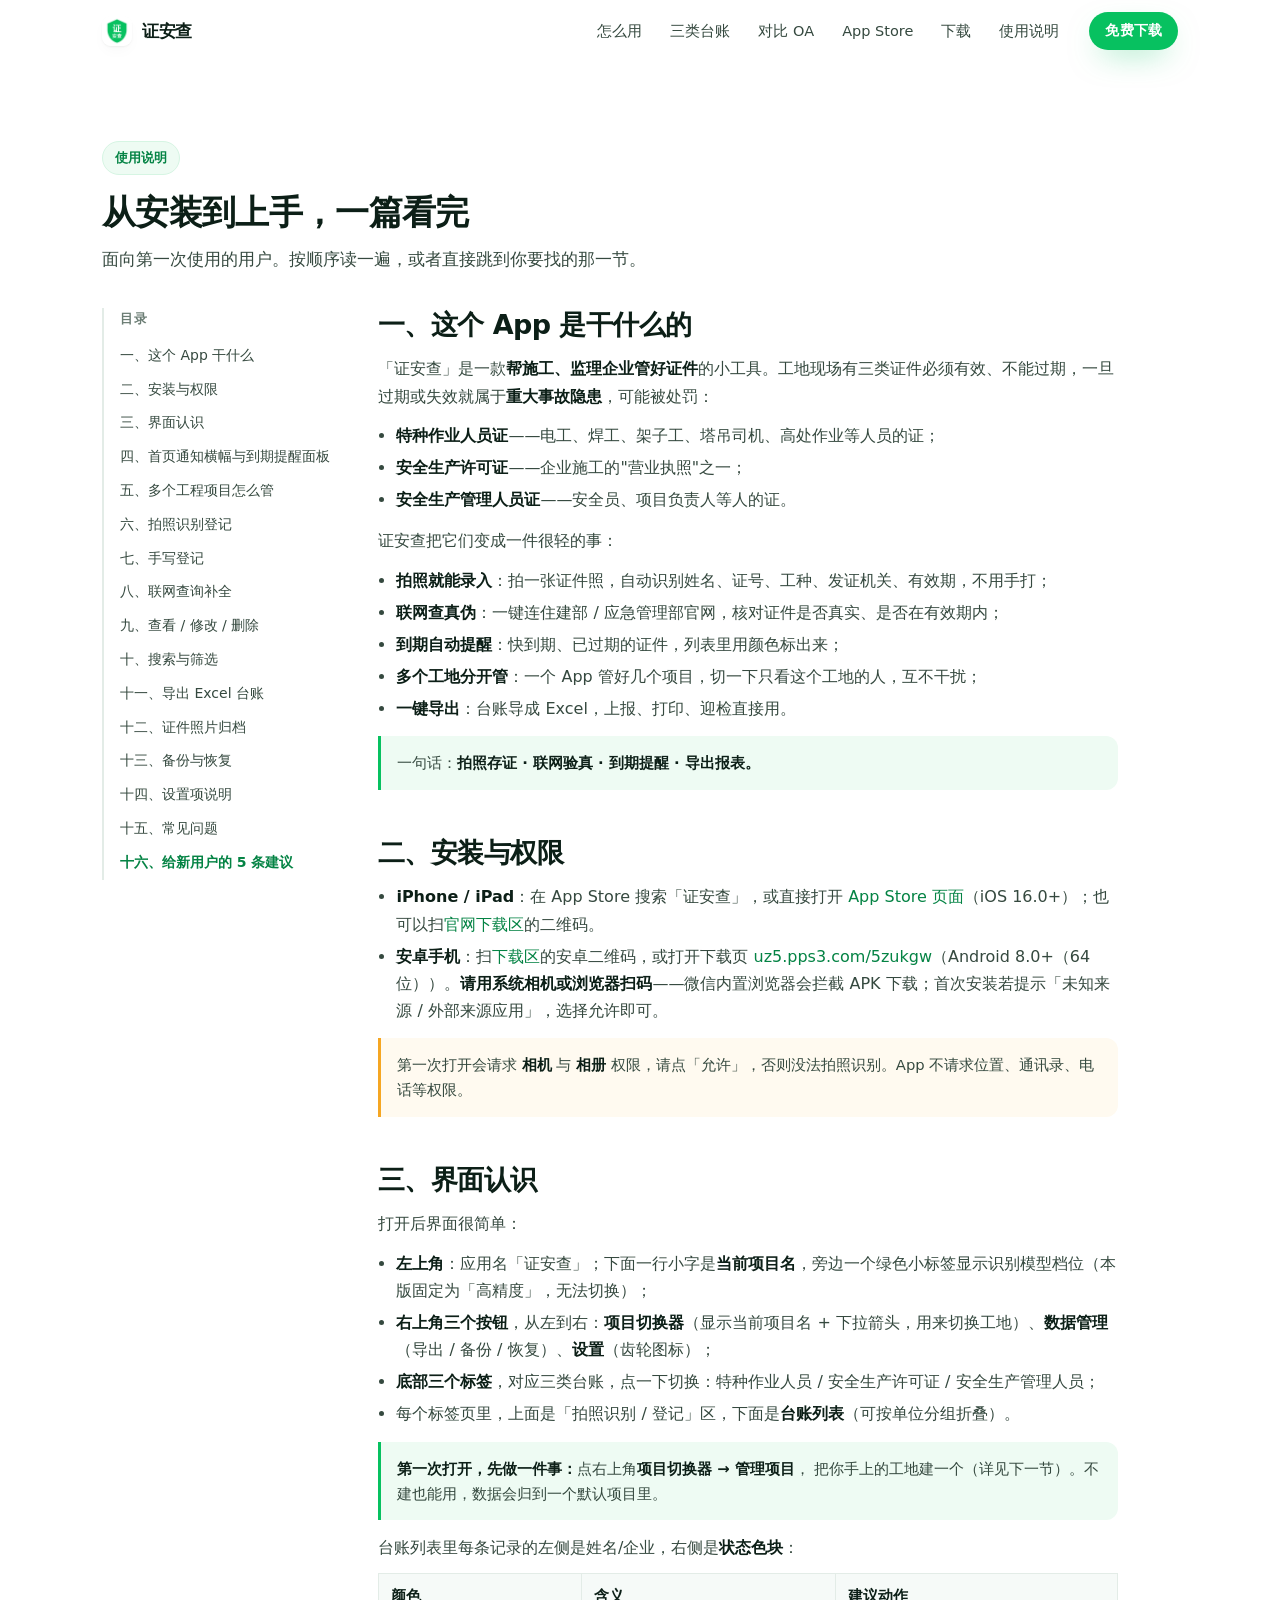
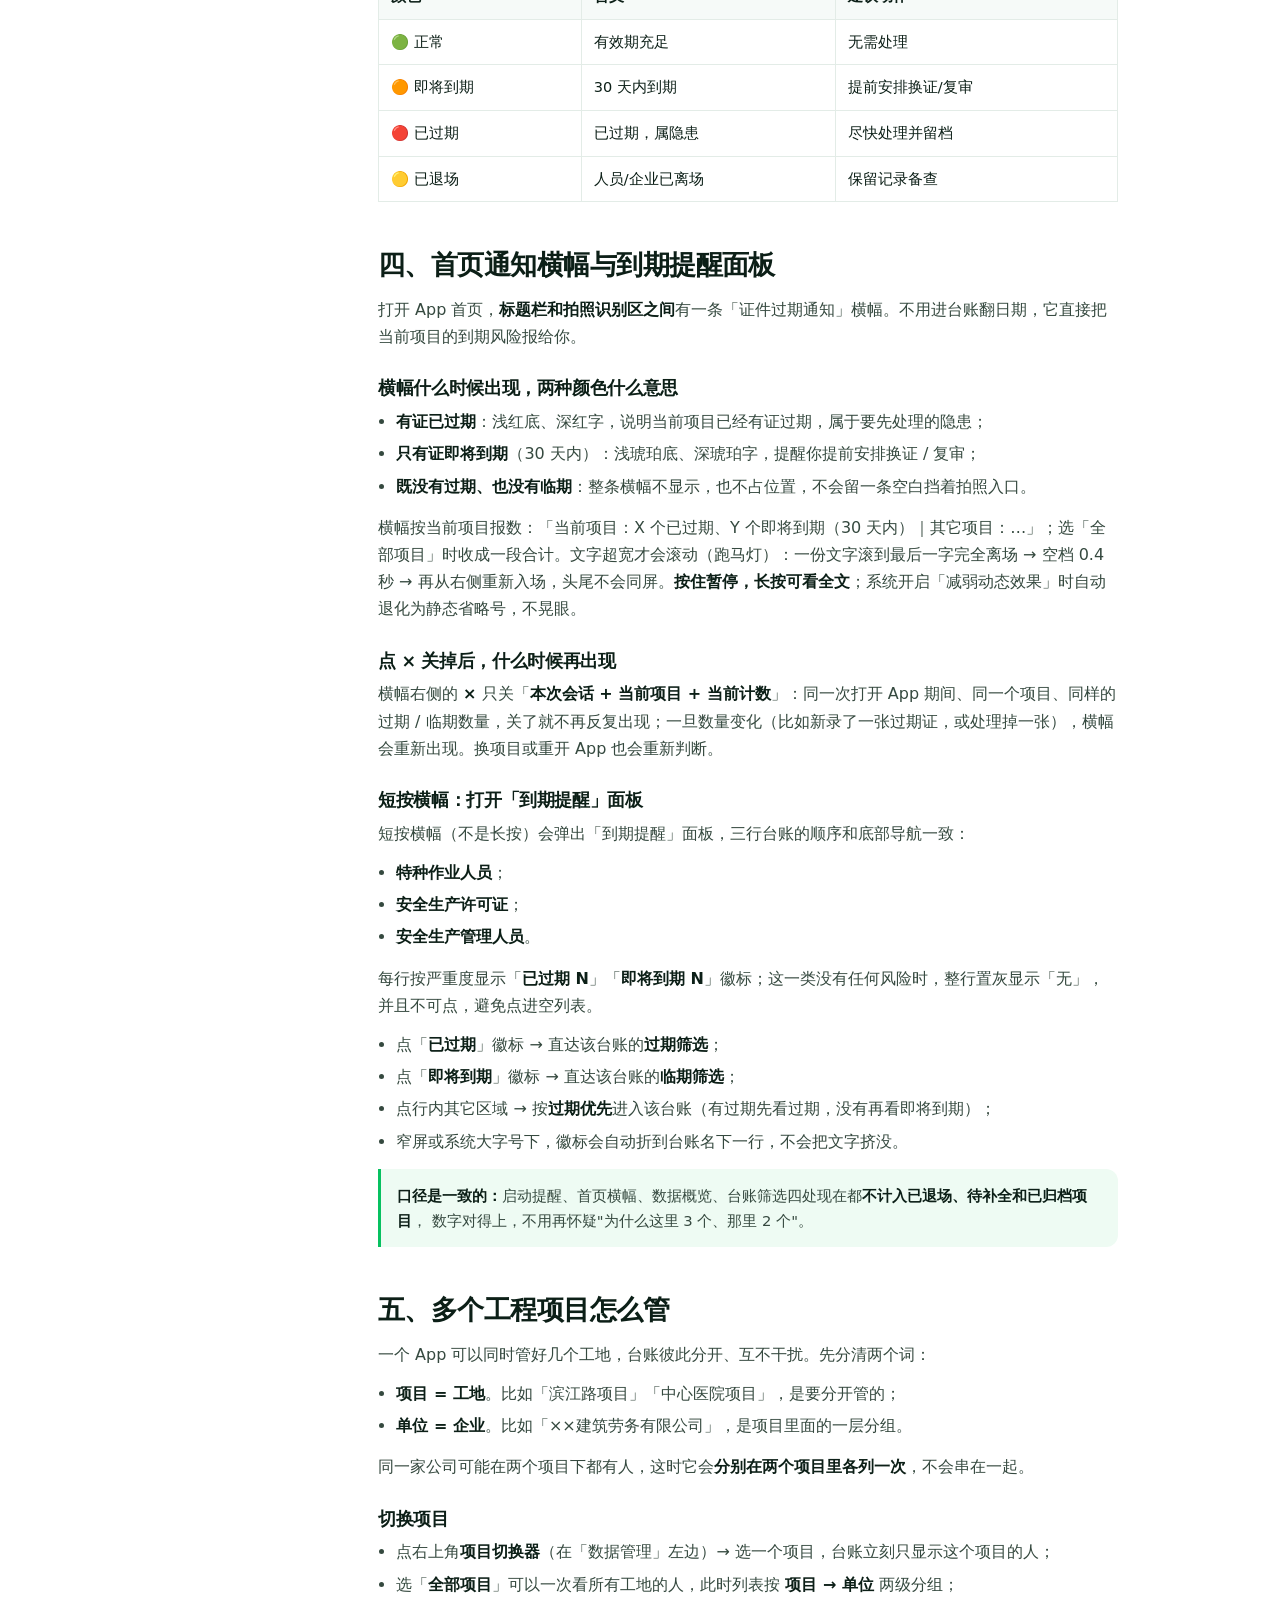
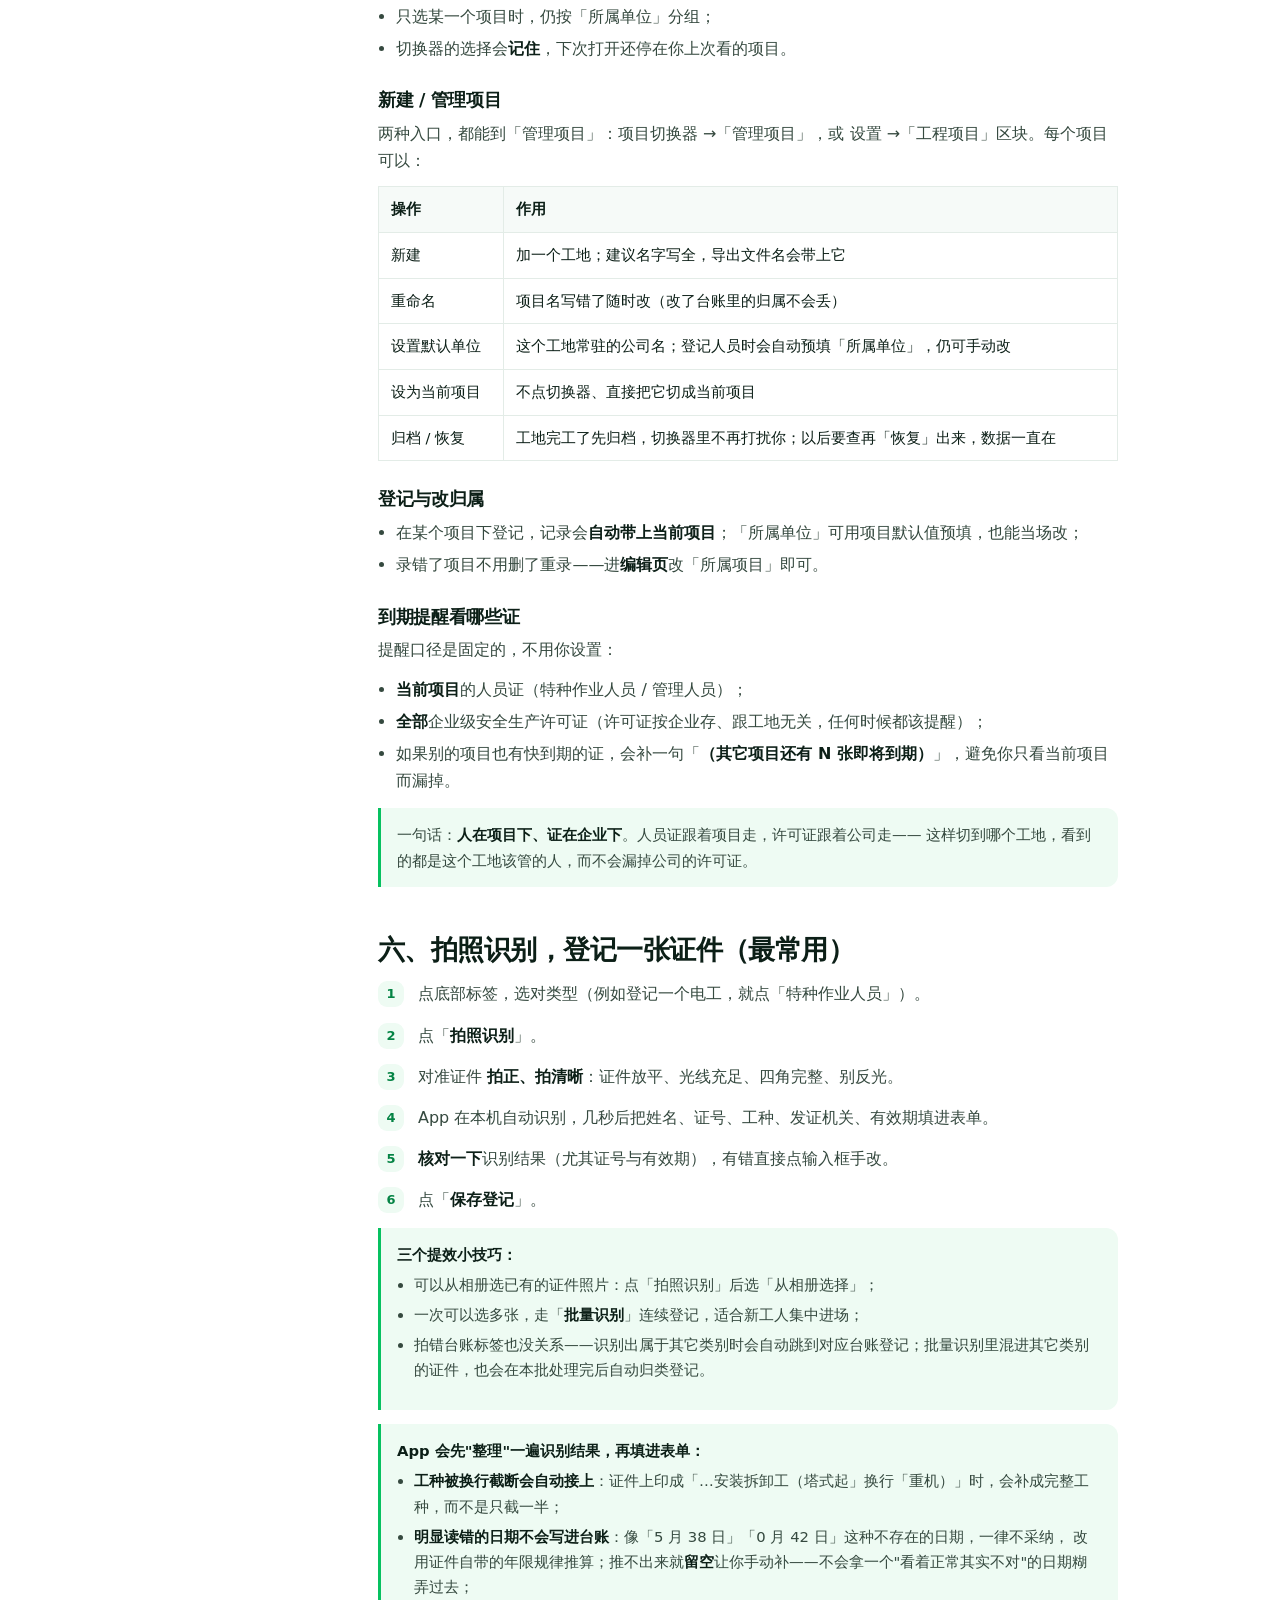
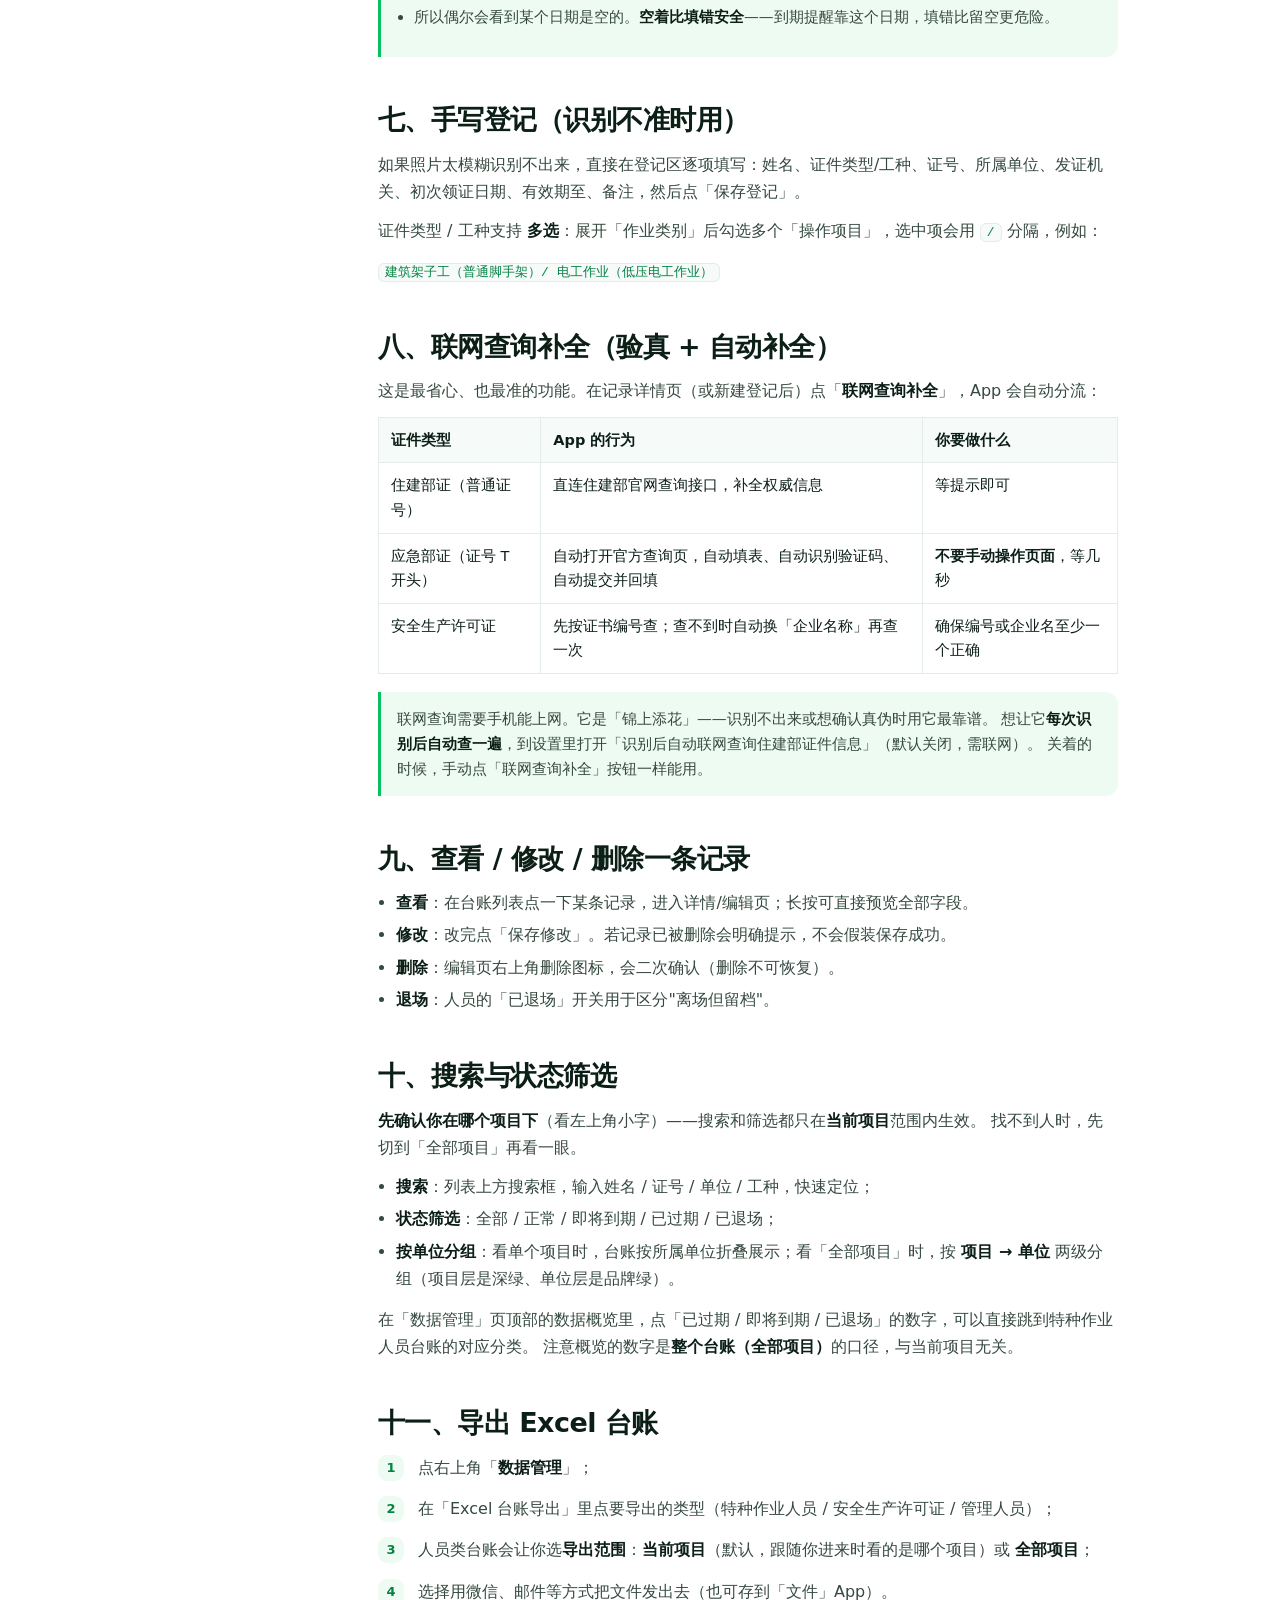
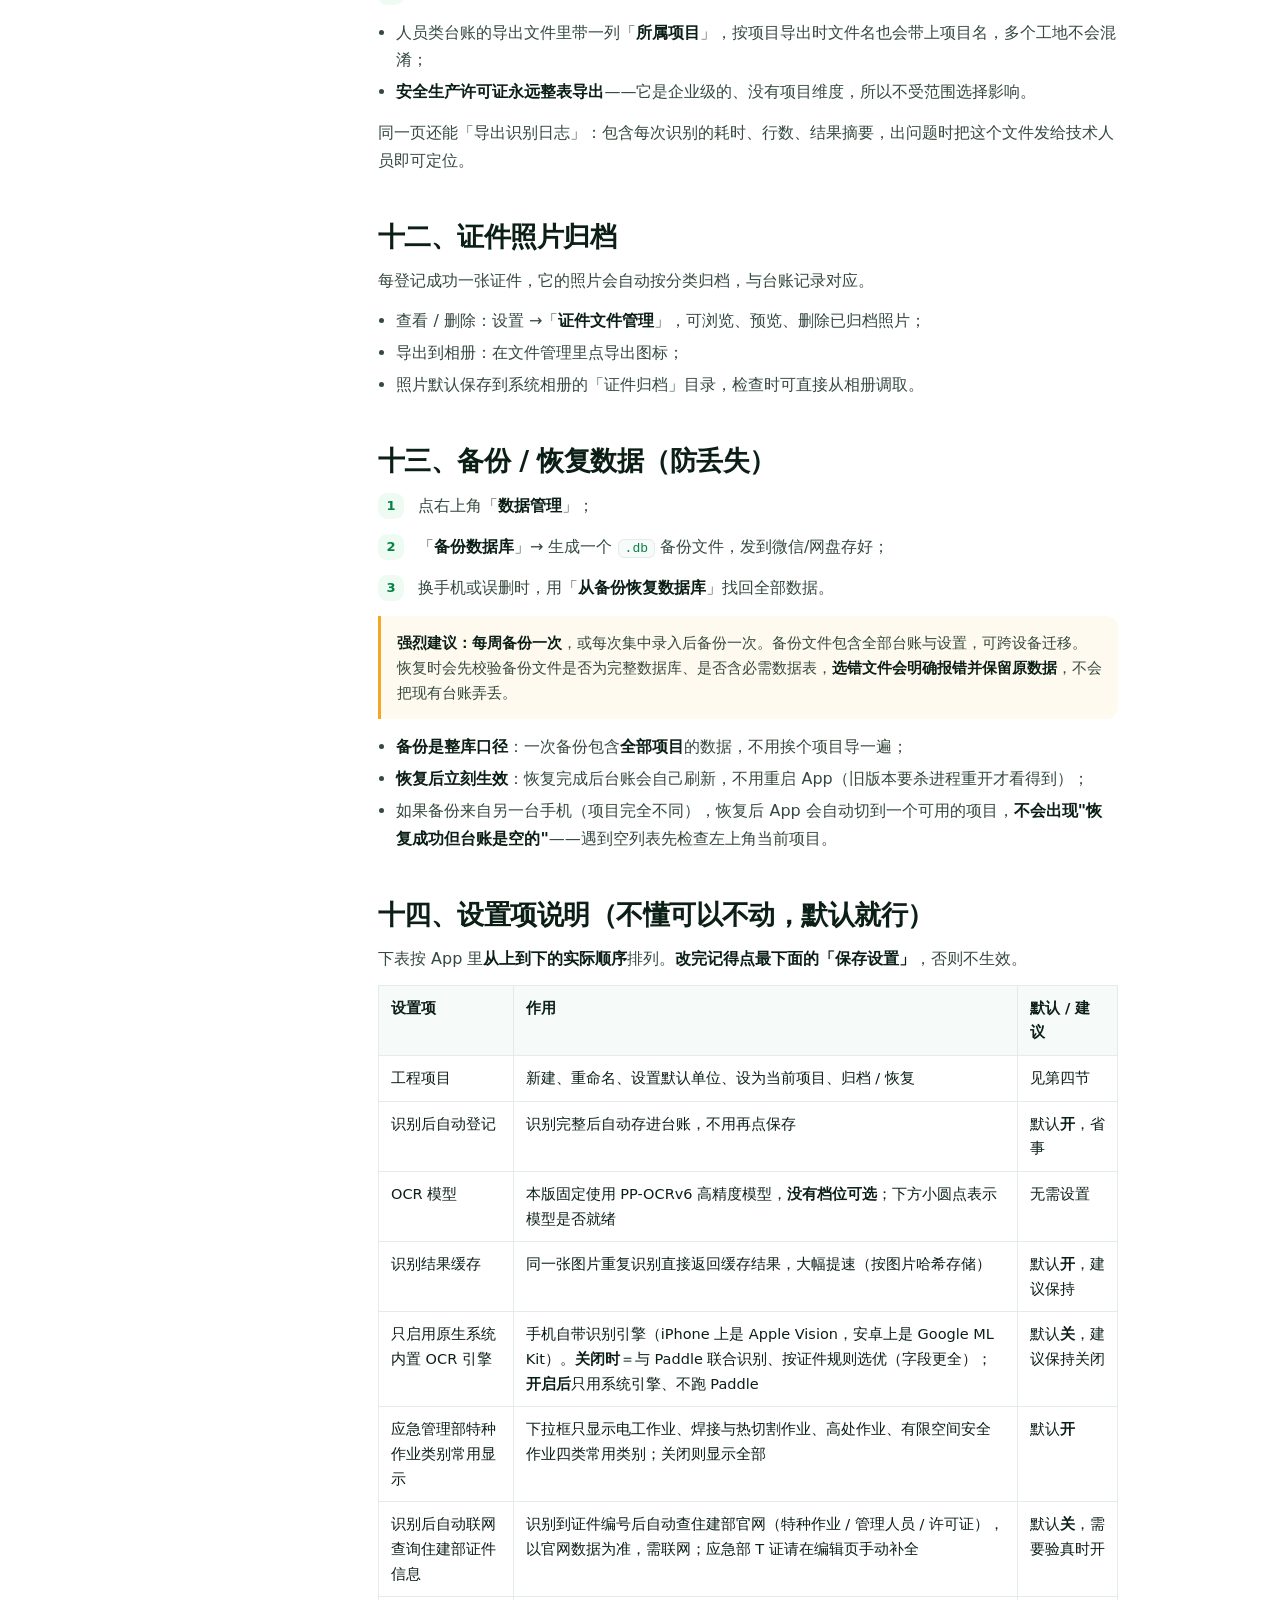
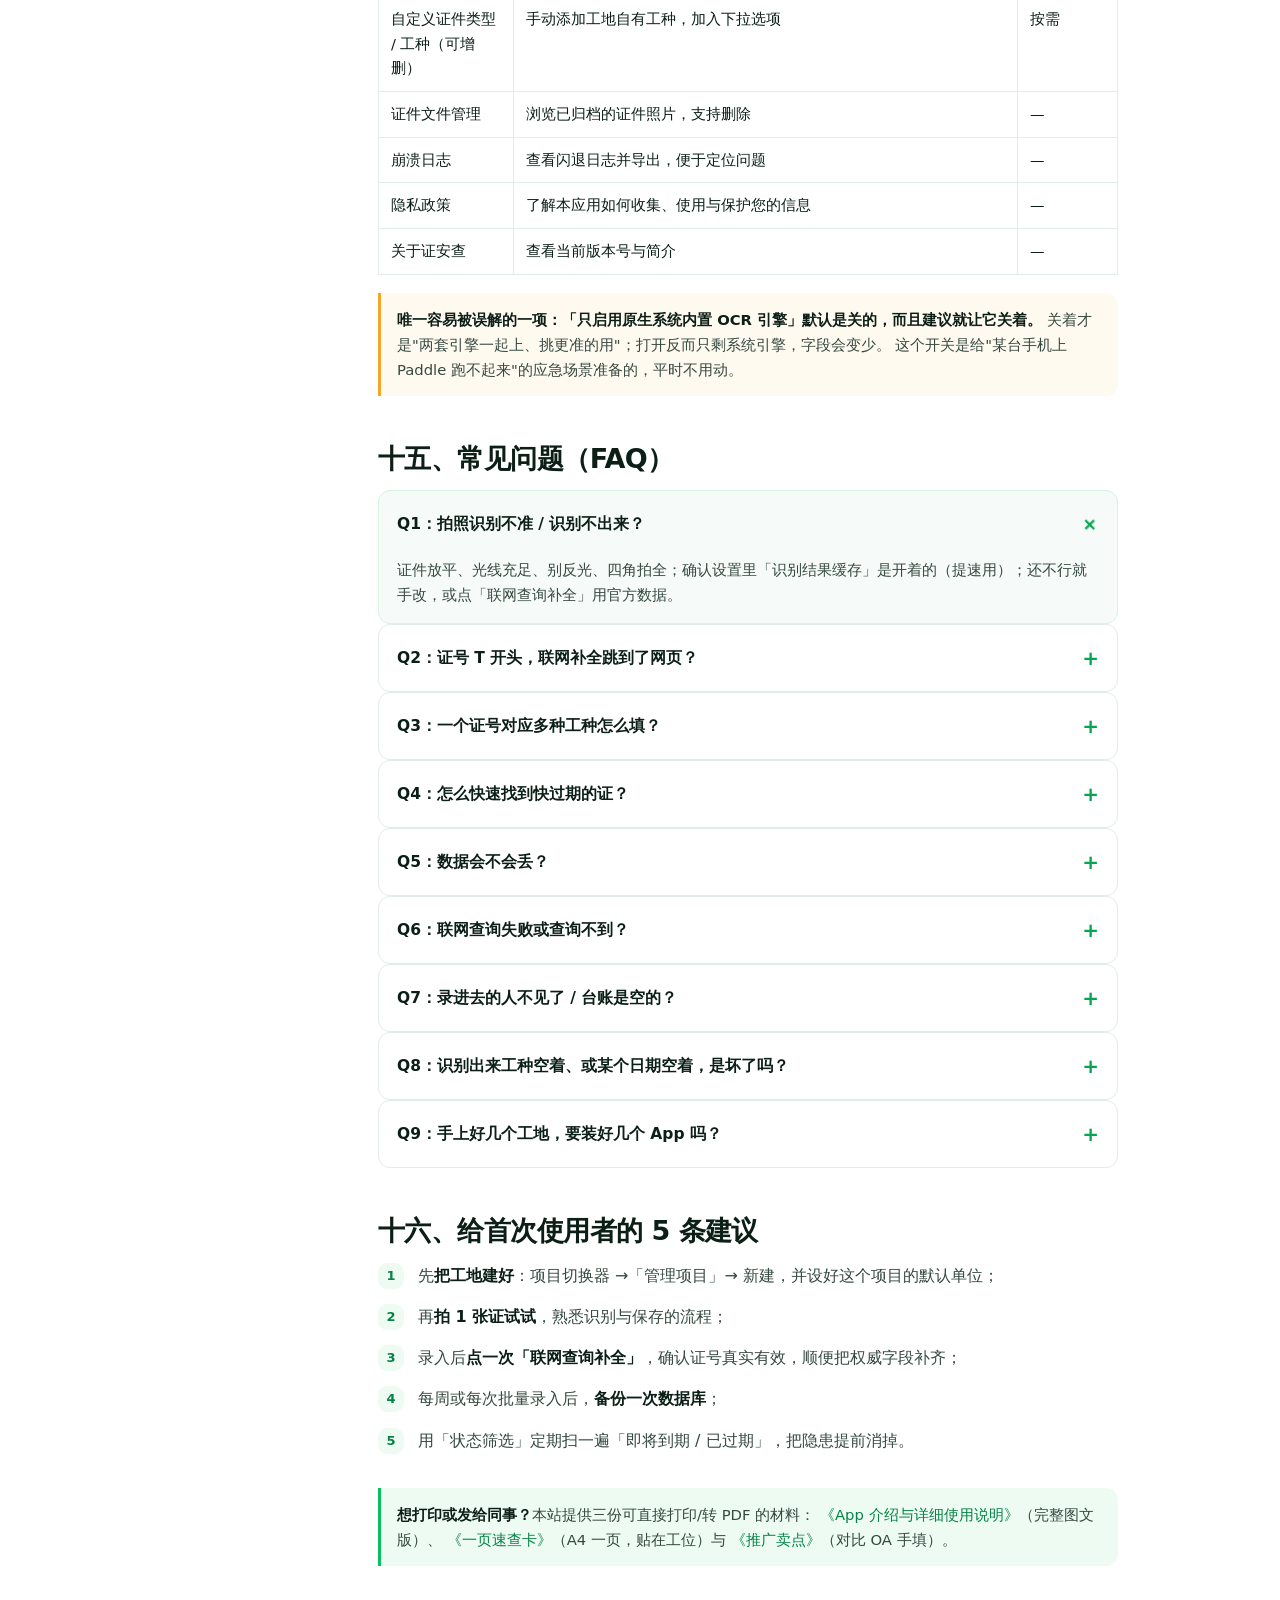
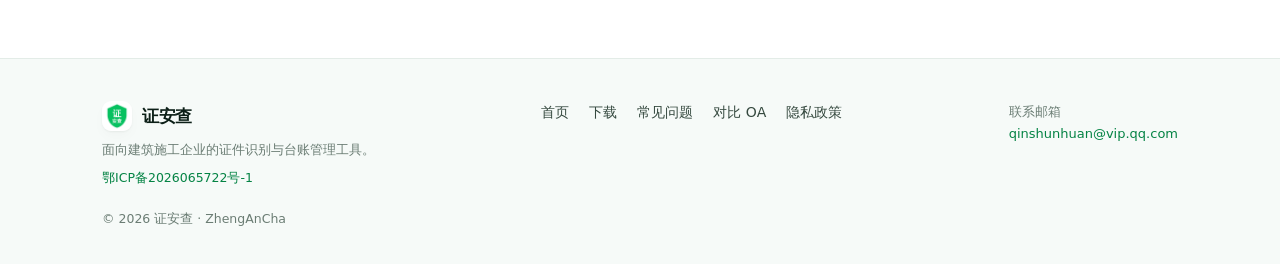
<file: guide.html>
<!DOCTYPE html>
<html lang="zh-CN">
<head>
<meta charset="UTF-8">
<meta name="viewport" content="width=device-width, initial-scale=1, viewport-fit=cover">
<title>证安查 · 使用说明（从安装到上手，一篇看完）</title>
<meta name="description" content="证安查 App 完整使用说明：安装、界面认识、多个工程项目怎么管、拍照识别登记、联网查询补全、搜索筛选、Excel 导出、证件照片归档、备份恢复、设置项说明与常见问题。">
<meta name="theme-color" content="#07c160">
<link rel="icon" href="assets/app-icon.png?v=4aa5a4d7">
<link rel="apple-touch-icon" href="assets/app-icon.png?v=4aa5a4d7">
<link rel="stylesheet" href="assets/site.css?v=4aa5a4d7">
<script>document.documentElement.classList.add('js');</script>
</head>
<body>

<header class="nav">
  <div class="wrap nav-in">
    <a class="brand" href="index.html">
      <img src="assets/app-icon.png?v=4aa5a4d7" alt="证安查图标" width="30" height="30">
      <span>证安查</span>
    </a>
    <nav class="nav-links" aria-label="主导航">
      <a href="index.html#how">怎么用</a>
      <a href="index.html#ledgers">三类台账</a>
      <a href="index.html#compare">对比 OA</a>
        <a data-ios-link href="https://apps.apple.com/cn/app/id6810502885" target="_blank" rel="noopener">App Store</a>
      <a href="index.html#download">下载</a>
      <a href="guide.html" aria-current="page">使用说明</a>
    </nav>
    <div class="nav-cta">
      <a class="btn btn-primary btn-sm" href="index.html#download">免费下载</a>
    </div>
  </div>
</header>

<main>
<section>
  <div class="wrap">
    <div class="sec-head reveal" style="max-width:760px;margin-bottom:34px">
      <span class="eyebrow">使用说明</span>
      <h2>从安装到上手，一篇看完</h2>
      <p>面向第一次使用的用户。按顺序读一遍，或者直接跳到你要找的那一节。</p>
    </div>

    <div class="doc-layout">
      <!-- 目录 -->
      <aside class="toc" aria-label="目录">
        <b>目录</b>
        <a href="#s1">一、这个 App 干什么</a>
        <a href="#s2">二、安装与权限</a>
        <a href="#s3">三、界面认识</a>
        <a href="#s4">四、首页通知横幅与到期提醒面板</a>
        <a href="#s5">五、多个工程项目怎么管</a>
        <a href="#s6">六、拍照识别登记</a>
        <a href="#s7">七、手写登记</a>
        <a href="#s8">八、联网查询补全</a>
        <a href="#s9">九、查看 / 修改 / 删除</a>
        <a href="#s10">十、搜索与筛选</a>
        <a href="#s11">十一、导出 Excel 台账</a>
        <a href="#s12">十二、证件照片归档</a>
        <a href="#s13">十三、备份与恢复</a>
        <a href="#s14">十四、设置项说明</a>
        <a href="#s15">十五、常见问题</a>
        <a href="#s16">十六、给新用户的 5 条建议</a>
      </aside>

      <article class="prose">

        <h2 id="s1">一、这个 App 是干什么的</h2>
        <p>「证安查」是一款<strong>帮施工、监理企业管好证件</strong>的小工具。工地现场有三类证件必须有效、不能过期，一旦过期或失效就属于<strong>重大事故隐患</strong>，可能被处罚：</p>
        <ul>
          <li><strong>特种作业人员证</strong>——电工、焊工、架子工、塔吊司机、高处作业等人员的证；</li>
          <li><strong>安全生产许可证</strong>——企业施工的"营业执照"之一；</li>
          <li><strong>安全生产管理人员证</strong>——安全员、项目负责人等人的证。</li>
        </ul>
        <p>证安查把它们变成一件很轻的事：</p>
        <ul>
          <li><strong>拍照就能录入</strong>：拍一张证件照，自动识别姓名、证号、工种、发证机关、有效期，不用手打；</li>
          <li><strong>联网查真伪</strong>：一键连住建部 / 应急管理部官网，核对证件是否真实、是否在有效期内；</li>
          <li><strong>到期自动提醒</strong>：快到期、已过期的证件，列表里用颜色标出来；</li>
          <li><strong>多个工地分开管</strong>：一个 App 管好几个项目，切一下只看这个工地的人，互不干扰；</li>
          <li><strong>一键导出</strong>：台账导成 Excel，上报、打印、迎检直接用。</li>
        </ul>
        <div class="callout">一句话：<strong>拍照存证 · 联网验真 · 到期提醒 · 导出报表。</strong></div>

        <h2 id="s2">二、安装与权限</h2>
        <ul>
          <li><strong>iPhone / iPad</strong>：在 App Store 搜索「证安查」，或直接打开 <a data-ios-link href="https://apps.apple.com/cn/app/id6810502885" target="_blank" rel="noopener">App Store 页面</a>（iOS <span data-min-ios>16.0+</span>）；也可以扫<a href="index.html#download">官网下载区</a>的二维码。</li>
          <li><strong>安卓手机</strong>：扫<a href="index.html#download">下载区</a>的安卓二维码，或打开下载页 <a href="https://uz5.pps3.com/5zukgw" target="_blank" rel="noopener">uz5.pps3.com/5zukgw</a>（<span data-min-android>Android 8.0+</span>）。<strong>请用系统相机或浏览器扫码</strong>——微信内置浏览器会拦截 APK 下载；首次安装若提示「未知来源 / 外部来源应用」，选择允许即可。</li>
        </ul>
        <div class="callout warn">第一次打开会请求 <strong>相机</strong> 与 <strong>相册</strong> 权限，请点「允许」，否则没法拍照识别。App 不请求位置、通讯录、电话等权限。</div>

        <h2 id="s3">三、界面认识</h2>
        <p>打开后界面很简单：</p>
        <ul>
          <li><strong>左上角</strong>：应用名「证安查」；下面一行小字是<strong>当前项目名</strong>，旁边一个绿色小标签显示识别模型档位（本版固定为「高精度」，无法切换）；</li>
          <li><strong>右上角三个按钮</strong>，从左到右：<strong>项目切换器</strong>（显示当前项目名 + 下拉箭头，用来切换工地）、<strong>数据管理</strong>（导出 / 备份 / 恢复）、<strong>设置</strong>（齿轮图标）；</li>
          <li><strong>底部三个标签</strong>，对应三类台账，点一下切换：特种作业人员 / 安全生产许可证 / 安全生产管理人员；</li>
          <li>每个标签页里，上面是「拍照识别 / 登记」区，下面是<strong>台账列表</strong>（可按单位分组折叠）。</li>
        </ul>
        <div class="callout">
          <strong>第一次打开，先做一件事：</strong>点右上角<strong>项目切换器 → 管理项目</strong>，
          把你手上的工地建一个（详见下一节）。不建也能用，数据会归到一个默认项目里。
        </div>
        <p>台账列表里每条记录的左侧是姓名/企业，右侧是<strong>状态色块</strong>：</p>
        <table>
          <thead><tr><th>颜色</th><th>含义</th><th>建议动作</th></tr></thead>
          <tbody>
            <tr><td>🟢 正常</td><td>有效期充足</td><td>无需处理</td></tr>
            <tr><td>🟠 即将到期</td><td>30 天内到期</td><td>提前安排换证/复审</td></tr>
            <tr><td>🔴 已过期</td><td>已过期，属隐患</td><td>尽快处理并留档</td></tr>
            <tr><td>🟡 已退场</td><td>人员/企业已离场</td><td>保留记录备查</td></tr>
          </tbody>
        </table>

        <h2 id="s4">四、首页通知横幅与到期提醒面板</h2>
        <p>打开 App 首页，<strong>标题栏和拍照识别区之间</strong>有一条「证件过期通知」横幅。不用进台账翻日期，它直接把当前项目的到期风险报给你。</p>

        <h3>横幅什么时候出现，两种颜色什么意思</h3>
        <ul>
          <li><strong>有证已过期</strong>：浅红底、深红字，说明当前项目已经有证过期，属于要先处理的隐患；</li>
          <li><strong>只有证即将到期</strong>（30 天内）：浅琥珀底、深琥珀字，提醒你提前安排换证 / 复审；</li>
          <li><strong>既没有过期、也没有临期</strong>：整条横幅不显示，也不占位置，不会留一条空白挡着拍照入口。</li>
        </ul>
        <p>横幅按当前项目报数：「当前项目：X 个已过期、Y 个即将到期（30 天内）｜其它项目：…」；选「全部项目」时收成一段合计。文字超宽才会滚动（跑马灯）：一份文字滚到最后一字完全离场 → 空档 0.4 秒 → 再从右侧重新入场，头尾不会同屏。<strong>按住暂停，长按可看全文</strong>；系统开启「减弱动态效果」时自动退化为静态省略号，不晃眼。</p>

        <h3>点 × 关掉后，什么时候再出现</h3>
        <p>横幅右侧的 <strong>×</strong> 只关「<strong>本次会话 + 当前项目 + 当前计数</strong>」：同一次打开 App 期间、同一个项目、同样的过期 / 临期数量，关了就不再反复出现；一旦数量变化（比如新录了一张过期证，或处理掉一张），横幅会重新出现。换项目或重开 App 也会重新判断。</p>

        <h3>短按横幅：打开「到期提醒」面板</h3>
        <p>短按横幅（不是长按）会弹出「到期提醒」面板，三行台账的顺序和底部导航一致：</p>
        <ul>
          <li><strong>特种作业人员</strong>；</li>
          <li><strong>安全生产许可证</strong>；</li>
          <li><strong>安全生产管理人员</strong>。</li>
        </ul>
        <p>每行按严重度显示「<strong>已过期 N</strong>」「<strong>即将到期 N</strong>」徽标；这一类没有任何风险时，整行置灰显示「无」，并且不可点，避免点进空列表。</p>
        <ul>
          <li>点「<strong>已过期</strong>」徽标 → 直达该台账的<strong>过期筛选</strong>；</li>
          <li>点「<strong>即将到期</strong>」徽标 → 直达该台账的<strong>临期筛选</strong>；</li>
          <li>点行内其它区域 → 按<strong>过期优先</strong>进入该台账（有过期先看过期，没有再看即将到期）；</li>
          <li>窄屏或系统大字号下，徽标会自动折到台账名下一行，不会把文字挤没。</li>
        </ul>
        <div class="callout">
          <strong>口径是一致的：</strong>启动提醒、首页横幅、数据概览、台账筛选四处现在都<strong>不计入已退场、待补全和已归档项目</strong>，
          数字对得上，不用再怀疑"为什么这里 3 个、那里 2 个"。
        </div>

        <h2 id="s5">五、多个工程项目怎么管</h2>
        <p>一个 App 可以同时管好几个工地，台账彼此分开、互不干扰。先分清两个词：</p>
        <ul>
          <li><strong>项目 = 工地</strong>。比如「滨江路项目」「中心医院项目」，是要分开管的；</li>
          <li><strong>单位 = 企业</strong>。比如「××建筑劳务有限公司」，是项目里面的一层分组。</li>
        </ul>
        <p>同一家公司可能在两个项目下都有人，这时它会<strong>分别在两个项目里各列一次</strong>，不会串在一起。</p>

        <h3>切换项目</h3>
        <ul>
          <li>点右上角<strong>项目切换器</strong>（在「数据管理」左边）→ 选一个项目，台账立刻只显示这个项目的人；</li>
          <li>选「<strong>全部项目</strong>」可以一次看所有工地的人，此时列表按 <strong>项目 → 单位</strong> 两级分组；</li>
          <li>只选某一个项目时，仍按「所属单位」分组；</li>
          <li>切换器的选择会<strong>记住</strong>，下次打开还停在你上次看的项目。</li>
        </ul>

        <h3>新建 / 管理项目</h3>
        <p>两种入口，都能到「管理项目」：项目切换器 →「管理项目」，或 设置 →「工程项目」区块。每个项目可以：</p>
        <table>
          <thead><tr><th>操作</th><th>作用</th></tr></thead>
          <tbody>
            <tr><td>新建</td><td>加一个工地；建议名字写全，导出文件名会带上它</td></tr>
            <tr><td>重命名</td><td>项目名写错了随时改（改了台账里的归属不会丢）</td></tr>
            <tr><td>设置默认单位</td><td>这个工地常驻的公司名；登记人员时会自动预填「所属单位」，仍可手动改</td></tr>
            <tr><td>设为当前项目</td><td>不点切换器、直接把它切成当前项目</td></tr>
            <tr><td>归档 / 恢复</td><td>工地完工了先归档，切换器里不再打扰你；以后要查再「恢复」出来，数据一直在</td></tr>
          </tbody>
        </table>

        <h3>登记与改归属</h3>
        <ul>
          <li>在某个项目下登记，记录会<strong>自动带上当前项目</strong>；「所属单位」可用项目默认值预填，也能当场改；</li>
          <li>录错了项目不用删了重录——进<strong>编辑页</strong>改「所属项目」即可。</li>
        </ul>

        <h3>到期提醒看哪些证</h3>
        <p>提醒口径是固定的，不用你设置：</p>
        <ul>
          <li><strong>当前项目</strong>的人员证（特种作业人员 / 管理人员）；</li>
          <li><strong>全部</strong>企业级安全生产许可证（许可证按企业存、跟工地无关，任何时候都该提醒）；</li>
          <li>如果别的项目也有快到期的证，会补一句「<strong>（其它项目还有 N 张即将到期）</strong>」，避免你只看当前项目而漏掉。</li>
        </ul>
        <div class="callout">
          一句话：<strong>人在项目下、证在企业下</strong>。人员证跟着项目走，许可证跟着公司走——
          这样切到哪个工地，看到的都是这个工地该管的人，而不会漏掉公司的许可证。
        </div>

        <h2 id="s6">六、拍照识别，登记一张证件（最常用）</h2>
        <ol class="steplist">
          <li>点底部标签，选对类型（例如登记一个电工，就点「特种作业人员」）。</li>
          <li>点「<strong>拍照识别</strong>」。</li>
          <li>对准证件 <strong>拍正、拍清晰</strong>：证件放平、光线充足、四角完整、别反光。</li>
          <li>App 在本机自动识别，几秒后把姓名、证号、工种、发证机关、有效期填进表单。</li>
          <li><strong>核对一下</strong>识别结果（尤其证号与有效期），有错直接点输入框手改。</li>
          <li>点「<strong>保存登记</strong>」。</li>
        </ol>
        <div class="callout">
          <strong>三个提效小技巧：</strong>
          <ul>
            <li>可以从相册选已有的证件照片：点「拍照识别」后选「从相册选择」；</li>
            <li>一次可以选多张，走「<strong>批量识别</strong>」连续登记，适合新工人集中进场；</li>
            <li>拍错台账标签也没关系——识别出属于其它类别时会自动跳到对应台账登记；批量识别里混进其它类别的证件，也会在本批处理完后自动归类登记。</li>
          </ul>
        </div>
        <div class="callout">
          <strong>App 会先"整理"一遍识别结果，再填进表单：</strong>
          <ul>
            <li><strong>工种被换行截断会自动接上</strong>：证件上印成「…安装拆卸工（塔式起」换行「重机）」时，会补成完整工种，而不是只截一半；</li>
            <li><strong>明显读错的日期不会写进台账</strong>：像「5 月 38 日」「0 月 42 日」这种不存在的日期，一律不采纳，
              改用证件自带的年限规律推算；推不出来就<strong>留空</strong>让你手动补——不会拿一个"看着正常其实不对"的日期糊弄过去；</li>
            <li>所以偶尔会看到某个日期是空的。<strong>空着比填错安全</strong>——到期提醒靠这个日期，填错比留空更危险。</li>
          </ul>
        </div>

        <h2 id="s7">七、手写登记（识别不准时用）</h2>
        <p>如果照片太模糊识别不出来，直接在登记区逐项填写：姓名、证件类型/工种、证号、所属单位、发证机关、初次领证日期、有效期至、备注，然后点「保存登记」。</p>
        <p>证件类型 / 工种支持 <strong>多选</strong>：展开「作业类别」后勾选多个「操作项目」，选中项会用 <code>/</code> 分隔，例如：</p>
        <p><code>建筑架子工（普通脚手架）/ 电工作业（低压电工作业）</code></p>

        <h2 id="s8">八、联网查询补全（验真 + 自动补全）</h2>
        <p>这是最省心、也最准的功能。在记录详情页（或新建登记后）点「<strong>联网查询补全</strong>」，App 会自动分流：</p>
        <table>
          <thead><tr><th>证件类型</th><th>App 的行为</th><th>你要做什么</th></tr></thead>
          <tbody>
            <tr><td>住建部证（普通证号）</td><td>直连住建部官网查询接口，补全权威信息</td><td>等提示即可</td></tr>
            <tr><td>应急部证（证号 T 开头）</td><td>自动打开官方查询页，自动填表、自动识别验证码、自动提交并回填</td><td><strong>不要手动操作页面</strong>，等几秒</td></tr>
            <tr><td>安全生产许可证</td><td>先按证书编号查；查不到时自动换「企业名称」再查一次</td><td>确保编号或企业名至少一个正确</td></tr>
          </tbody>
        </table>
        <div class="callout">联网查询需要手机能上网。它是「锦上添花」——识别不出来或想确认真伪时用它最靠谱。
        想让它<strong>每次识别后自动查一遍</strong>，到设置里打开「识别后自动联网查询住建部证件信息」（默认关闭，需联网）。
        关着的时候，手动点「联网查询补全」按钮一样能用。</div>

        <h2 id="s9">九、查看 / 修改 / 删除一条记录</h2>
        <ul>
          <li><strong>查看</strong>：在台账列表点一下某条记录，进入详情/编辑页；长按可直接预览全部字段。</li>
          <li><strong>修改</strong>：改完点「保存修改」。若记录已被删除会明确提示，不会假装保存成功。</li>
          <li><strong>删除</strong>：编辑页右上角删除图标，会二次确认（删除不可恢复）。</li>
          <li><strong>退场</strong>：人员的「已退场」开关用于区分"离场但留档"。</li>
        </ul>

        <h2 id="s10">十、搜索与状态筛选</h2>
        <p><strong>先确认你在哪个项目下</strong>（看左上角小字）——搜索和筛选都只在<strong>当前项目</strong>范围内生效。
        找不到人时，先切到「全部项目」再看一眼。</p>
        <ul>
          <li><strong>搜索</strong>：列表上方搜索框，输入姓名 / 证号 / 单位 / 工种，快速定位；</li>
          <li><strong>状态筛选</strong>：全部 / 正常 / 即将到期 / 已过期 / 已退场；</li>
          <li><strong>按单位分组</strong>：看单个项目时，台账按所属单位折叠展示；看「全部项目」时，按 <strong>项目 → 单位</strong> 两级分组（项目层是深绿、单位层是品牌绿）。</li>
        </ul>
        <p>在「数据管理」页顶部的数据概览里，点「已过期 / 即将到期 / 已退场」的数字，可以直接跳到特种作业人员台账的对应分类。
        注意概览的数字是<strong>整个台账（全部项目）</strong>的口径，与当前项目无关。</p>

        <h2 id="s11">十一、导出 Excel 台账</h2>
        <ol class="steplist">
          <li>点右上角「<strong>数据管理</strong>」；</li>
          <li>在「Excel 台账导出」里点要导出的类型（特种作业人员 / 安全生产许可证 / 管理人员）；</li>
          <li>人员类台账会让你选<strong>导出范围</strong>：<strong>当前项目</strong>（默认，跟随你进来时看的是哪个项目）或 <strong>全部项目</strong>；</li>
          <li>选择用微信、邮件等方式把文件发出去（也可存到「文件」App）。</li>
        </ol>
        <ul>
          <li>人员类台账的导出文件里带一列「<strong>所属项目</strong>」，按项目导出时文件名也会带上项目名，多个工地不会混淆；</li>
          <li><strong>安全生产许可证永远整表导出</strong>——它是企业级的、没有项目维度，所以不受范围选择影响。</li>
        </ul>
        <p>同一页还能「导出识别日志」：包含每次识别的耗时、行数、结果摘要，出问题时把这个文件发给技术人员即可定位。</p>

        <h2 id="s12">十二、证件照片归档</h2>
        <p>每登记成功一张证件，它的照片会自动按分类归档，与台账记录对应。</p>
        <ul>
          <li>查看 / 删除：设置 →「<strong>证件文件管理</strong>」，可浏览、预览、删除已归档照片；</li>
          <li>导出到相册：在文件管理里点导出图标；</li>
          <li>照片默认保存到系统相册的「证件归档」目录，检查时可直接从相册调取。</li>
        </ul>

        <h2 id="s13">十三、备份 / 恢复数据（防丢失）</h2>
        <ol class="steplist">
          <li>点右上角「<strong>数据管理</strong>」；</li>
          <li>「<strong>备份数据库</strong>」→ 生成一个 <code>.db</code> 备份文件，发到微信/网盘存好；</li>
          <li>换手机或误删时，用「<strong>从备份恢复数据库</strong>」找回全部数据。</li>
        </ol>
        <div class="callout warn">
          <strong>强烈建议：每周备份一次</strong>，或每次集中录入后备份一次。备份文件包含全部台账与设置，可跨设备迁移。
          恢复时会先校验备份文件是否为完整数据库、是否含必需数据表，<strong>选错文件会明确报错并保留原数据</strong>，不会把现有台账弄丢。
        </div>
        <ul>
          <li><strong>备份是整库口径</strong>：一次备份包含<strong>全部项目</strong>的数据，不用挨个项目导一遍；</li>
          <li><strong>恢复后立刻生效</strong>：恢复完成后台账会自己刷新，不用重启 App（旧版本要杀进程重开才看得到）；</li>
          <li>如果备份来自另一台手机（项目完全不同），恢复后 App 会自动切到一个可用的项目，<strong>不会出现"恢复成功但台账是空的"</strong>——遇到空列表先检查左上角当前项目。</li>
        </ul>

        <h2 id="s14">十四、设置项说明（不懂可以不动，默认就行）</h2>
        <p>下表按 App 里<strong>从上到下的实际顺序</strong>排列。<strong>改完记得点最下面的「保存设置」</strong>，否则不生效。</p>
        <table>
          <thead><tr><th>设置项</th><th>作用</th><th>默认 / 建议</th></tr></thead>
          <tbody>
            <tr><td>工程项目</td><td>新建、重命名、设置默认单位、设为当前项目、归档 / 恢复</td><td>见第四节</td></tr>
            <tr><td>识别后自动登记</td><td>识别完整后自动存进台账，不用再点保存</td><td>默认<strong>开</strong>，省事</td></tr>
            <tr><td>OCR 模型</td><td>本版固定使用 PP-OCRv6 高精度模型，<strong>没有档位可选</strong>；下方小圆点表示模型是否就绪</td><td>无需设置</td></tr>
            <tr><td>识别结果缓存</td><td>同一张图片重复识别直接返回缓存结果，大幅提速（按图片哈希存储）</td><td>默认<strong>开</strong>，建议保持</td></tr>
            <tr><td>只启用原生系统内置 OCR 引擎</td><td>手机自带识别引擎（iPhone 上是 Apple Vision，安卓上是 Google ML Kit）。<strong>关闭时</strong>＝与 Paddle 联合识别、按证件规则选优（字段更全）；<strong>开启后</strong>只用系统引擎、不跑 Paddle</td><td>默认<strong>关</strong>，建议保持关闭</td></tr>
            <tr><td>应急管理部特种作业类别常用显示</td><td>下拉框只显示电工作业、焊接与热切割作业、高处作业、有限空间安全作业四类常用类别；关闭则显示全部</td><td>默认<strong>开</strong></td></tr>
            <tr><td>识别后自动联网查询住建部证件信息</td><td>识别到证件编号后自动查住建部官网（特种作业 / 管理人员 / 许可证），以官网数据为准，需联网；应急部 T 证请在编辑页手动补全</td><td>默认<strong>关</strong>，需要验真时开</td></tr>
            <tr><td>自定义证件类型 / 工种（可增删）</td><td>手动添加工地自有工种，加入下拉选项</td><td>按需</td></tr>
            <tr><td>证件文件管理</td><td>浏览已归档的证件照片，支持删除</td><td>—</td></tr>
            <tr><td>崩溃日志</td><td>查看闪退日志并导出，便于定位问题</td><td>—</td></tr>
            <tr><td>隐私政策</td><td>了解本应用如何收集、使用与保护您的信息</td><td>—</td></tr>
            <tr><td>关于证安查</td><td>查看当前版本号与简介</td><td>—</td></tr>
          </tbody>
        </table>
        <div class="callout warn">
          <strong>唯一容易被误解的一项：「只启用原生系统内置 OCR 引擎」默认是关的，而且建议就让它关着。</strong>
          关着才是"两套引擎一起上、挑更准的用"；打开反而只剩系统引擎，字段会变少。
          这个开关是给"某台手机上 Paddle 跑不起来"的应急场景准备的，平时不用动。
        </div>

        <h2 id="s15">十五、常见问题（FAQ）</h2>
        <details class="qa" open><summary>Q1：拍照识别不准 / 识别不出来？</summary>
          <div class="ans">证件放平、光线充足、别反光、四角拍全；确认设置里「识别结果缓存」是开着的（提速用）；还不行就手改，或点「联网查询补全」用官方数据。</div></details>
        <details class="qa"><summary>Q2：证号 T 开头，联网补全跳到了网页？</summary>
          <div class="ans">正常。T 开头是应急管理部的证，App 会自动打开官方查询页全自动查询，不要手动操作，等它自己出结果回填。</div></details>
        <details class="qa"><summary>Q3：一个证号对应多种工种怎么填？</summary>
          <div class="ans">在「证件类型 / 工种」下拉里展开作业类别，勾选多个操作项目，选中项会用 <code>/</code> 分隔显示，保存后一并入库。</div></details>
        <details class="qa"><summary>Q4：怎么快速找到快过期的证？</summary>
          <div class="ans">台账列表橙色=即将到期、红色=已过期；或点「状态筛选 → 即将到期 / 已过期」只看这两类，定期扫一遍即可。</div></details>
        <details class="qa"><summary>Q5：数据会不会丢？</summary>
          <div class="ans">数据存在手机本地，App 不会上传。请养成定期「数据管理 → 备份数据库」的习惯，把备份文件发到微信/网盘。卸载 App 会一并清除本地数据，卸载前记得先备份。</div></details>
        <details class="qa"><summary>Q6：联网查询失败或查询不到？</summary>
          <div class="ans">检查网络；核对证号/姓名/企业名称是否与证件一致；政府网站偶有维护，稍后再试。识别与台账功能不受影响。</div></details>
        <details class="qa"><summary>Q7：录进去的人不见了 / 台账是空的？</summary>
          <div class="ans">九成是<strong>当前项目不对</strong>——看左上角那行小字是哪个工地。点右上角<strong>项目切换器</strong>切到对应的项目，或选「<strong>全部项目</strong>」一次看全部。数据没有丢，只是被项目过滤掉了。</div></details>
        <details class="qa"><summary>Q8：识别出来工种空着、或某个日期空着，是坏了吗？</summary>
          <div class="ans">不是坏了，是 App <strong>故意留空</strong>。工种被换行截断时会自动接回完整名称；如果接不回来就不硬猜。日期同理——
            识别出的日期如果不合法（例如"5 月 38 日"），App 不会写进台账，改用证件年限规律推算，推不出来就留空等你手填。
            <strong>空着比填错安全</strong>：到期提醒靠这个日期，填错比留空更危险。手动补上即可。</div></details>
        <details class="qa"><summary>Q9：手上好几个工地，要装好几个 App 吗？</summary>
          <div class="ans">不用。一个 App 就能管多个项目，台账互相独立：右上角项目切换器切换，或进「管理项目」新建。详见<a href="#s5">第五节</a>。</div></details>

        <h2 id="s16">十六、给首次使用者的 5 条建议</h2>
        <ol class="steplist">
          <li>先<strong>把工地建好</strong>：项目切换器 →「管理项目」→ 新建，并设好这个项目的默认单位；</li>
          <li>再<strong>拍 1 张证试试</strong>，熟悉识别与保存的流程；</li>
          <li>录入后<strong>点一次「联网查询补全」</strong>，确认证号真实有效，顺便把权威字段补齐；</li>
          <li>每周或每次批量录入后，<strong>备份一次数据库</strong>；</li>
          <li>用「状态筛选」定期扫一遍「即将到期 / 已过期」，把隐患提前消掉。</li>
        </ol>

        <div class="callout" style="margin-top:34px">
          <strong>想打印或发给同事？</strong>本站提供三份可直接打印/转 PDF 的材料：
          <a href="materials/App介绍与详细使用说明.html">《App 介绍与详细使用说明》</a>（完整图文版）、
          <a href="materials/一页速查卡.html">《一页速查卡》</a>（A4 一页，贴在工位）与
          <a href="materials/推广卖点.html">《推广卖点》</a>（对比 OA 手填）。
        </div>
      </article>
    </div>
  </div>
</section>
</main>

<footer class="site">
  <div class="wrap">
    <div class="foot-grid">
      <div>
        <a class="brand" href="index.html" style="margin-bottom:8px">
          <img src="assets/app-icon.png?v=4aa5a4d7" alt="" width="26" height="26">
          <span>证安查</span>
        </a>
        <p style="font-size:13px">面向建筑施工企业的证件识别与台账管理工具。</p>
      </div>
      <div class="foot-links">
        <a href="index.html">首页</a>
        <a href="index.html#download">下载</a>
        <a href="index.html#faq">常见问题</a>
        <a href="index.html#compare">对比 OA</a>
        <a href="policy.html" data-policy-link>隐私政策</a>
      </div>
      <div style="font-size:13px">
        <div>联系邮箱</div>
        <a data-contact href="mailto:qinshunhuan@vip.qq.com">qinshunhuan@vip.qq.com</a>
      </div>
    </div>
    <p class="foot-note" style="margin-top:6px"><a href="https://beian.miit.gov.cn/" target="_blank" rel="noopener">鄂ICP备2026065722号-1</a></p>
    <p class="foot-note">© <span data-year>2026</span> 证安查 · ZhengAnCha</p>
  </div>
</footer>

<script src="assets/config.js?v=4aa5a4d7"></script>
<script src="assets/site.js?v=4aa5a4d7"></script>
</body>
</html>
</file>
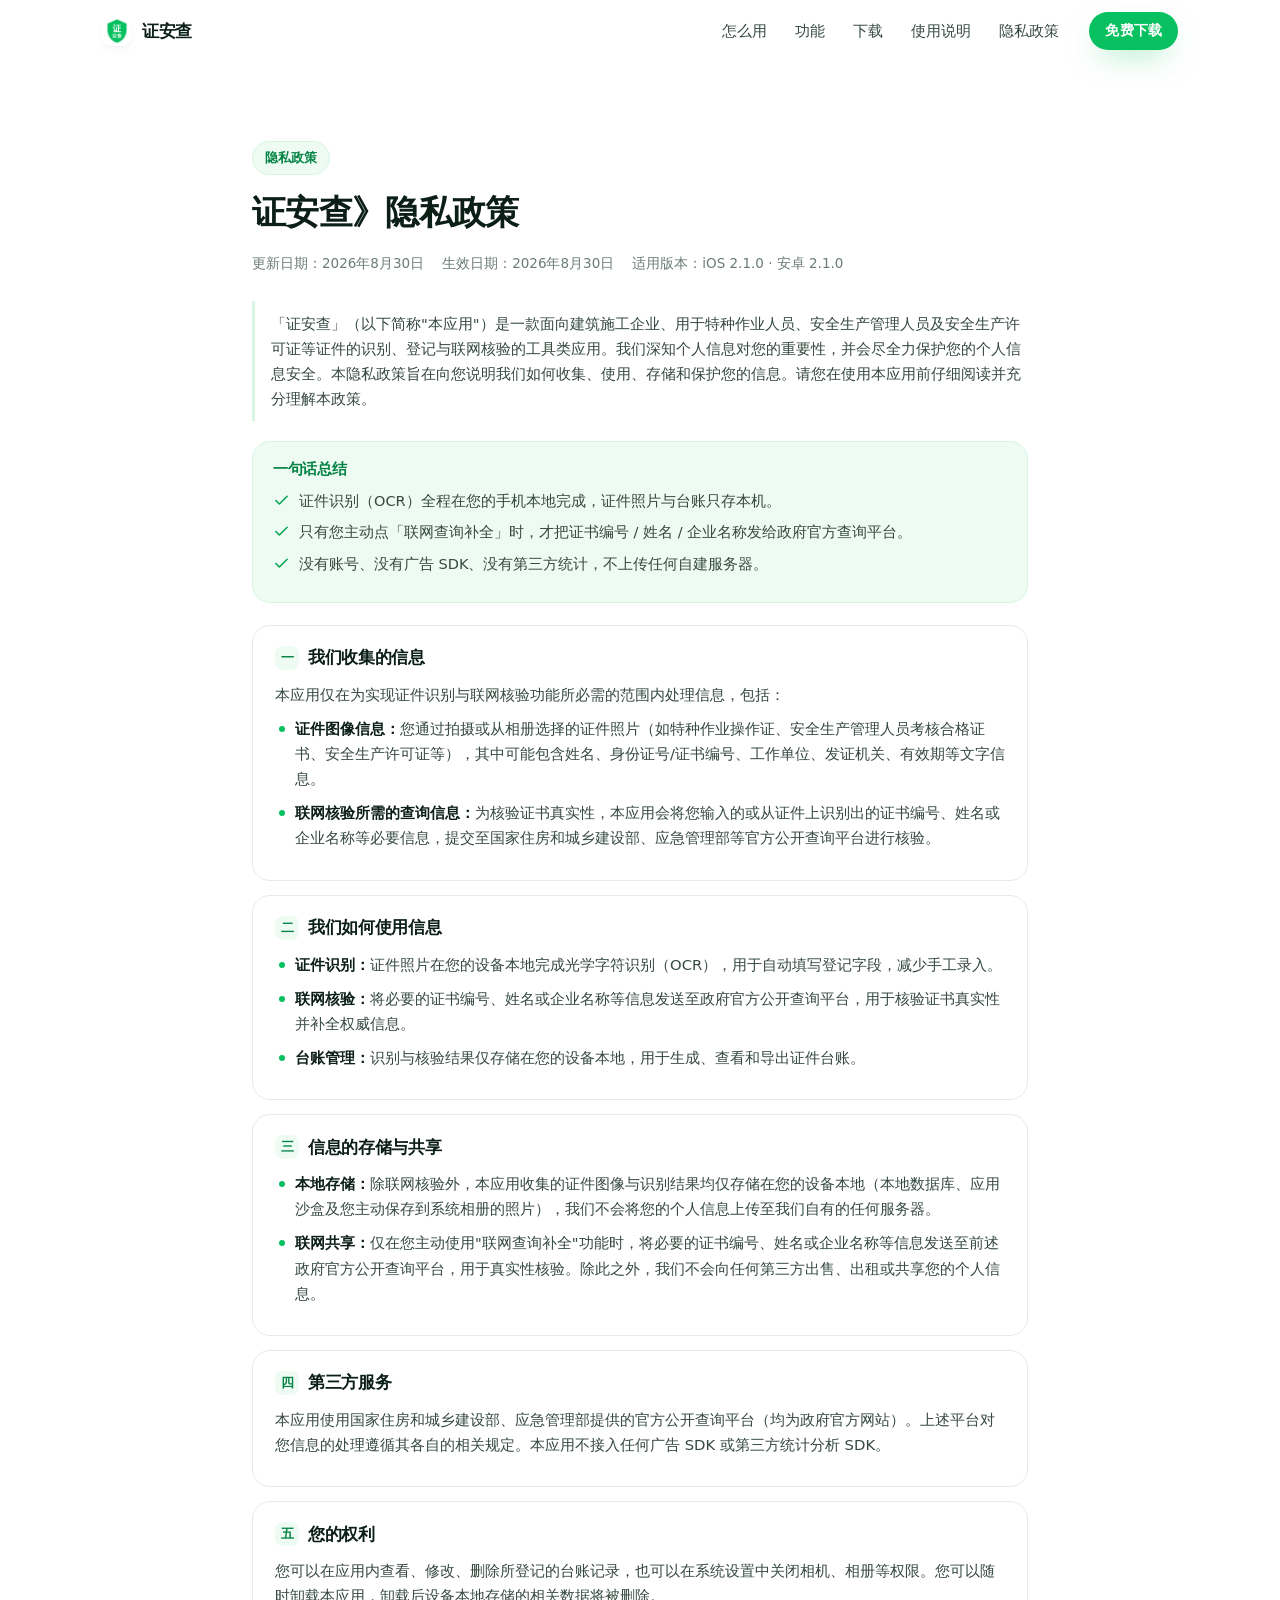
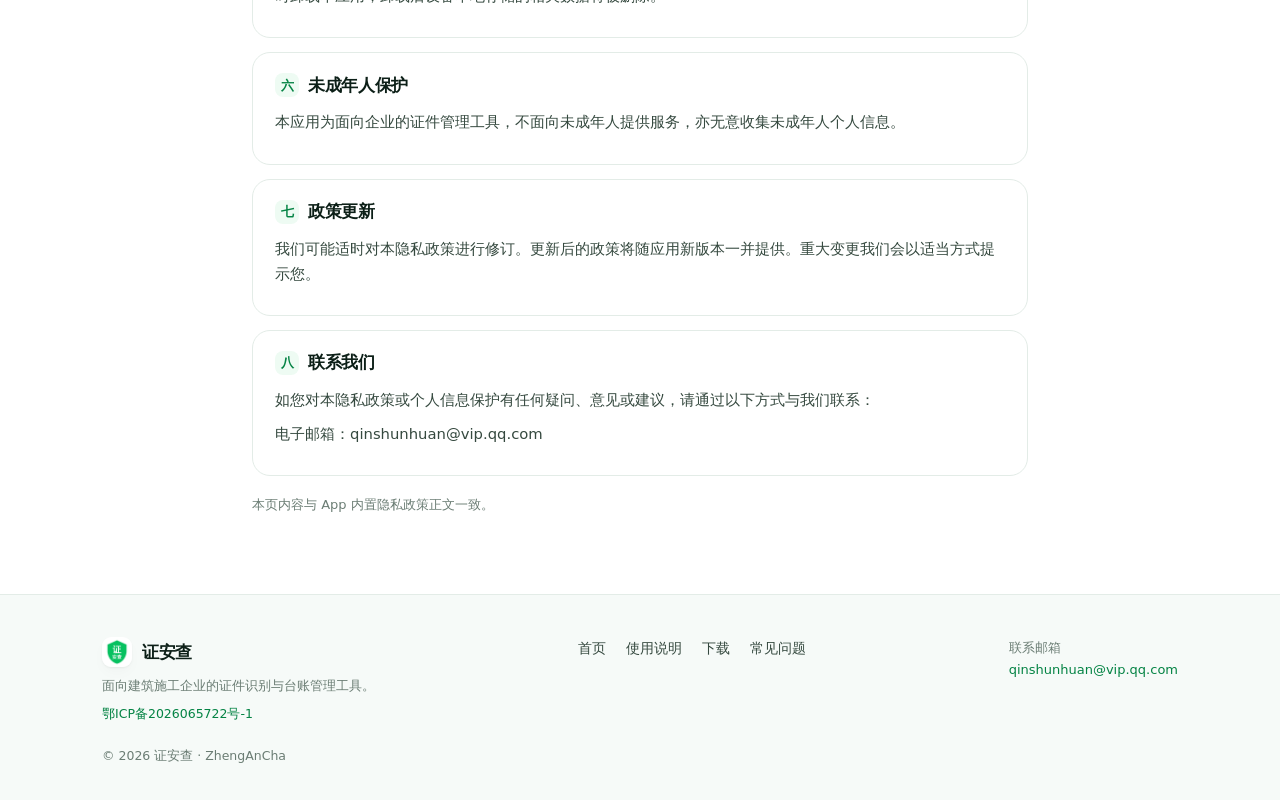
<file: policy.html>
<!DOCTYPE html>
<html lang="zh-CN">
<head>
<meta charset="UTF-8">
<meta name="viewport" content="width=device-width, initial-scale=1, viewport-fit=cover">
<title>证安查 · 隐私政策</title>
<meta name="description" content="证安查 App 隐私政策：证件识别全程在本机完成，台账数据仅存储在设备本地；仅在用户主动使用联网核验时，将证书编号或企业名称等必要信息提交至住建部、应急管理部官方公开查询服务。不接入任何广告或统计 SDK。">
<meta name="theme-color" content="#07c160">
<meta name="robots" content="index,follow">
<link rel="icon" href="assets/app-icon.png?v=4aa5a4d7">
<link rel="apple-touch-icon" href="assets/app-icon.png?v=4aa5a4d7">
<link rel="stylesheet" href="assets/site.css?v=4aa5a4d7">
<script>document.documentElement.classList.add('js');</script>
<style>
  .p-wrap{max-width:820px;margin:0 auto}
  .p-meta{color:var(--ink-3);font-size:13.5px;margin:6px 0 26px;display:flex;flex-wrap:wrap;gap:6px 18px}
  .p-block{border:1px solid var(--line);border-radius:var(--radius);padding:20px 22px;margin-bottom:14px;background:var(--bg)}
  .p-block h2{font-size:17px;margin:0 0 12px;display:flex;align-items:center;gap:9px}
  .p-block h2 .n{width:24px;height:24px;border-radius:8px;background:var(--brand-50);color:var(--brand-700);
    display:grid;place-items:center;font-size:12.5px;font-weight:800;flex:none}
  .p-list{list-style:none;padding:0;margin:0}
  .p-list li{position:relative;padding-left:20px;margin:9px 0;color:var(--ink-2);font-size:14.8px}
  .p-list li::before{content:"";position:absolute;left:4px;top:10px;width:6px;height:6px;border-radius:50%;background:var(--brand)}
  .p-list p{margin:9px 0;color:var(--ink-2);font-size:14.8px}
  .p-list b{color:var(--ink)}
  .p-intro{border-left:3px solid var(--brand-100);padding:2px 0 2px 16px;margin-bottom:20px}
  .p-intro p{color:var(--ink-2);font-size:14.8px;margin:8px 0}
  .p-summary{background:var(--brand-50);border:1px solid var(--brand-100);border-radius:var(--radius);padding:18px 20px;margin-bottom:22px}
  .p-summary h2{font-size:15px;color:var(--brand-700);margin-bottom:10px}
  .p-summary ul{list-style:none;padding:0;margin:0}
  .p-summary li{display:flex;gap:9px;color:var(--ink-2);font-size:14.5px;margin:7px 0}
  .p-summary svg{width:17px;height:17px;color:var(--brand-600);flex:none;margin-top:3px}
</style>
</head>
<body>

<header class="nav">
  <div class="wrap nav-in">
    <a class="brand" href="index.html">
      <img src="assets/app-icon.png?v=4aa5a4d7" alt="证安查图标" width="30" height="30">
      <span>证安查</span>
    </a>
    <nav class="nav-links" aria-label="主导航">
      <a href="index.html#how">怎么用</a>
      <a href="index.html#feature">功能</a>
      <a href="index.html#download">下载</a>
      <a href="guide.html">使用说明</a>
      <a href="policy.html" aria-current="page">隐私政策</a>
    </nav>
    <div class="nav-cta"><a class="btn btn-primary btn-sm" href="index.html#download">免费下载</a></div>
  </div>
</header>

<main>
<section>
  <div class="wrap p-wrap">
    <div class="sec-head reveal" style="margin-bottom:18px">
      <span class="eyebrow">隐私政策</span>
      <h2>证安查》隐私政策</h2>
    </div>
    <div class="p-meta">
      <span>更新日期：2026年8月30日</span>
      <span>生效日期：2026年8月30日</span>
      <span>适用版本：iOS <span data-as-version>2.1.0</span> · 安卓 <span data-version>2.1.0</span></span>
    </div>

    <div class="p-intro reveal">
      <p>「证安查」（以下简称"本应用"）是一款面向建筑施工企业、用于特种作业人员、安全生产管理人员及安全生产许可证等证件的识别、登记与联网核验的工具类应用。我们深知个人信息对您的重要性，并会尽全力保护您的个人信息安全。本隐私政策旨在向您说明我们如何收集、使用、存储和保护您的信息。请您在使用本应用前仔细阅读并充分理解本政策。</p>
    </div>

    <div class="p-summary reveal">
      <h2>一句话总结</h2>
      <ul>
        <li><svg viewBox="0 0 24 24" fill="none" stroke="currentColor" stroke-width="2.2" stroke-linecap="round" stroke-linejoin="round"><path d="M20 6L9 17l-5-5"/></svg><span>证件识别（OCR）全程在您的手机本地完成，证件照片与台账只存本机。</span></li>
        <li><svg viewBox="0 0 24 24" fill="none" stroke="currentColor" stroke-width="2.2" stroke-linecap="round" stroke-linejoin="round"><path d="M20 6L9 17l-5-5"/></svg><span>只有您主动点「联网查询补全」时，才把证书编号 / 姓名 / 企业名称发给政府官方查询平台。</span></li>
        <li><svg viewBox="0 0 24 24" fill="none" stroke="currentColor" stroke-width="2.2" stroke-linecap="round" stroke-linejoin="round"><path d="M20 6L9 17l-5-5"/></svg><span>没有账号、没有广告 SDK、没有第三方统计，不上传任何自建服务器。</span></li>
      </ul>
    </div>

      <section class="p-block" id="p1">
        <h2><span class="n">一</span>我们收集的信息</h2>
        <ul class="p-list">
        <p>本应用仅在为实现证件识别与联网核验功能所必需的范围内处理信息，包括：</p>
        <li><b>证件图像信息：</b>您通过拍摄或从相册选择的证件照片（如特种作业操作证、安全生产管理人员考核合格证书、安全生产许可证等），其中可能包含姓名、身份证号/证书编号、工作单位、发证机关、有效期等文字信息。</li>
        <li><b>联网核验所需的查询信息：</b>为核验证书真实性，本应用会将您输入的或从证件上识别出的证书编号、姓名或企业名称等必要信息，提交至国家住房和城乡建设部、应急管理部等官方公开查询平台进行核验。</li>
        </ul>
      </section>

      <section class="p-block" id="p2">
        <h2><span class="n">二</span>我们如何使用信息</h2>
        <ul class="p-list">
        <li><b>证件识别：</b>证件照片在您的设备本地完成光学字符识别（OCR），用于自动填写登记字段，减少手工录入。</li>
        <li><b>联网核验：</b>将必要的证书编号、姓名或企业名称等信息发送至政府官方公开查询平台，用于核验证书真实性并补全权威信息。</li>
        <li><b>台账管理：</b>识别与核验结果仅存储在您的设备本地，用于生成、查看和导出证件台账。</li>
        </ul>
      </section>

      <section class="p-block" id="p3">
        <h2><span class="n">三</span>信息的存储与共享</h2>
        <ul class="p-list">
        <li><b>本地存储：</b>除联网核验外，本应用收集的证件图像与识别结果均仅存储在您的设备本地（本地数据库、应用沙盒及您主动保存到系统相册的照片），我们不会将您的个人信息上传至我们自有的任何服务器。</li>
        <li><b>联网共享：</b>仅在您主动使用"联网查询补全"功能时，将必要的证书编号、姓名或企业名称等信息发送至前述政府官方公开查询平台，用于真实性核验。除此之外，我们不会向任何第三方出售、出租或共享您的个人信息。</li>
        </ul>
      </section>

      <section class="p-block" id="p4">
        <h2><span class="n">四</span>第三方服务</h2>
        <ul class="p-list">
        <p>本应用使用国家住房和城乡建设部、应急管理部提供的官方公开查询平台（均为政府官方网站）。上述平台对您信息的处理遵循其各自的相关规定。本应用不接入任何广告 SDK 或第三方统计分析 SDK。</p>
        </ul>
      </section>

      <section class="p-block" id="p5">
        <h2><span class="n">五</span>您的权利</h2>
        <ul class="p-list">
        <p>您可以在应用内查看、修改、删除所登记的台账记录，也可以在系统设置中关闭相机、相册等权限。您可以随时卸载本应用，卸载后设备本地存储的相关数据将被删除。</p>
        </ul>
      </section>

      <section class="p-block" id="p6">
        <h2><span class="n">六</span>未成年人保护</h2>
        <ul class="p-list">
        <p>本应用为面向企业的证件管理工具，不面向未成年人提供服务，亦无意收集未成年人个人信息。</p>
        </ul>
      </section>

      <section class="p-block" id="p7">
        <h2><span class="n">七</span>政策更新</h2>
        <ul class="p-list">
        <p>我们可能适时对本隐私政策进行修订。更新后的政策将随应用新版本一并提供。重大变更我们会以适当方式提示您。</p>
        </ul>
      </section>

      <section class="p-block" id="p8">
        <h2><span class="n">八</span>联系我们</h2>
        <ul class="p-list">
        <p>如您对本隐私政策或个人信息保护有任何疑问、意见或建议，请通过以下方式与我们联系：</p>
        <p>电子邮箱：qinshunhuan@vip.qq.com</p>
        </ul>
      </section>

    <p style="color:var(--ink-3);font-size:13px;margin-top:18px">
      本页内容与 App 内置隐私政策正文一致。
    </p>
  </div>
</section>
</main>

<footer class="site">
  <div class="wrap">
    <div class="foot-grid">
      <div>
        <a class="brand" href="index.html" style="margin-bottom:8px">
          <img src="assets/app-icon.png?v=4aa5a4d7" alt="" width="26" height="26">
          <span>证安查</span>
        </a>
        <p style="font-size:13px">面向建筑施工企业的证件识别与台账管理工具。</p>
      </div>
      <div class="foot-links">
        <a href="index.html">首页</a>
        <a href="guide.html">使用说明</a>
        <a href="index.html#download">下载</a>
        <a href="index.html#faq">常见问题</a>
      </div>
      <div style="font-size:13px">
        <div>联系邮箱</div>
        <a data-contact href="mailto:qinshunhuan@vip.qq.com">qinshunhuan@vip.qq.com</a>
      </div>
    </div>
    <p class="foot-note" style="margin-top:6px"><a href="https://beian.miit.gov.cn/" target="_blank" rel="noopener">鄂ICP备2026065722号-1</a></p>
    <p class="foot-note">© <span data-year>2026</span> 证安查 · ZhengAnCha</p>
  </div>
</footer>

<script src="assets/config.js?v=4aa5a4d7"></script>
<script src="assets/site.js?v=4aa5a4d7"></script>
</body>
</html>
</file>
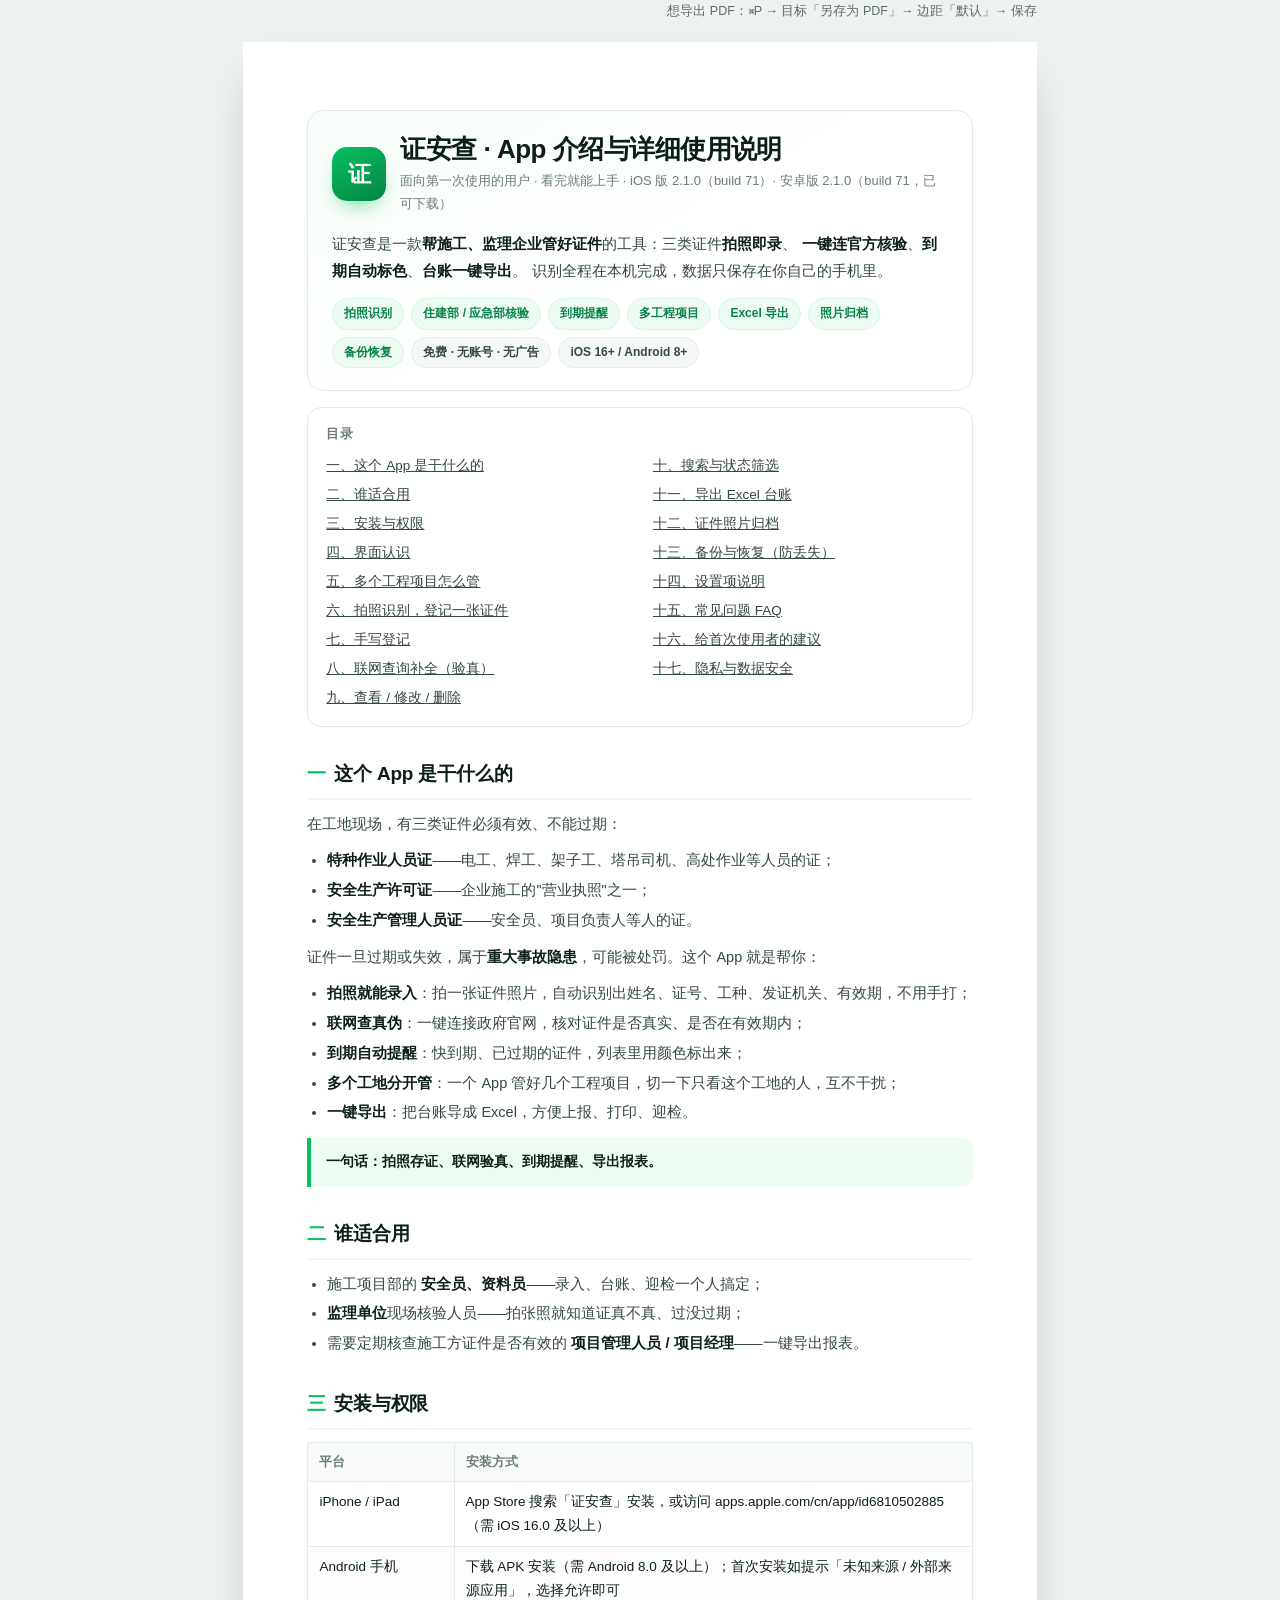
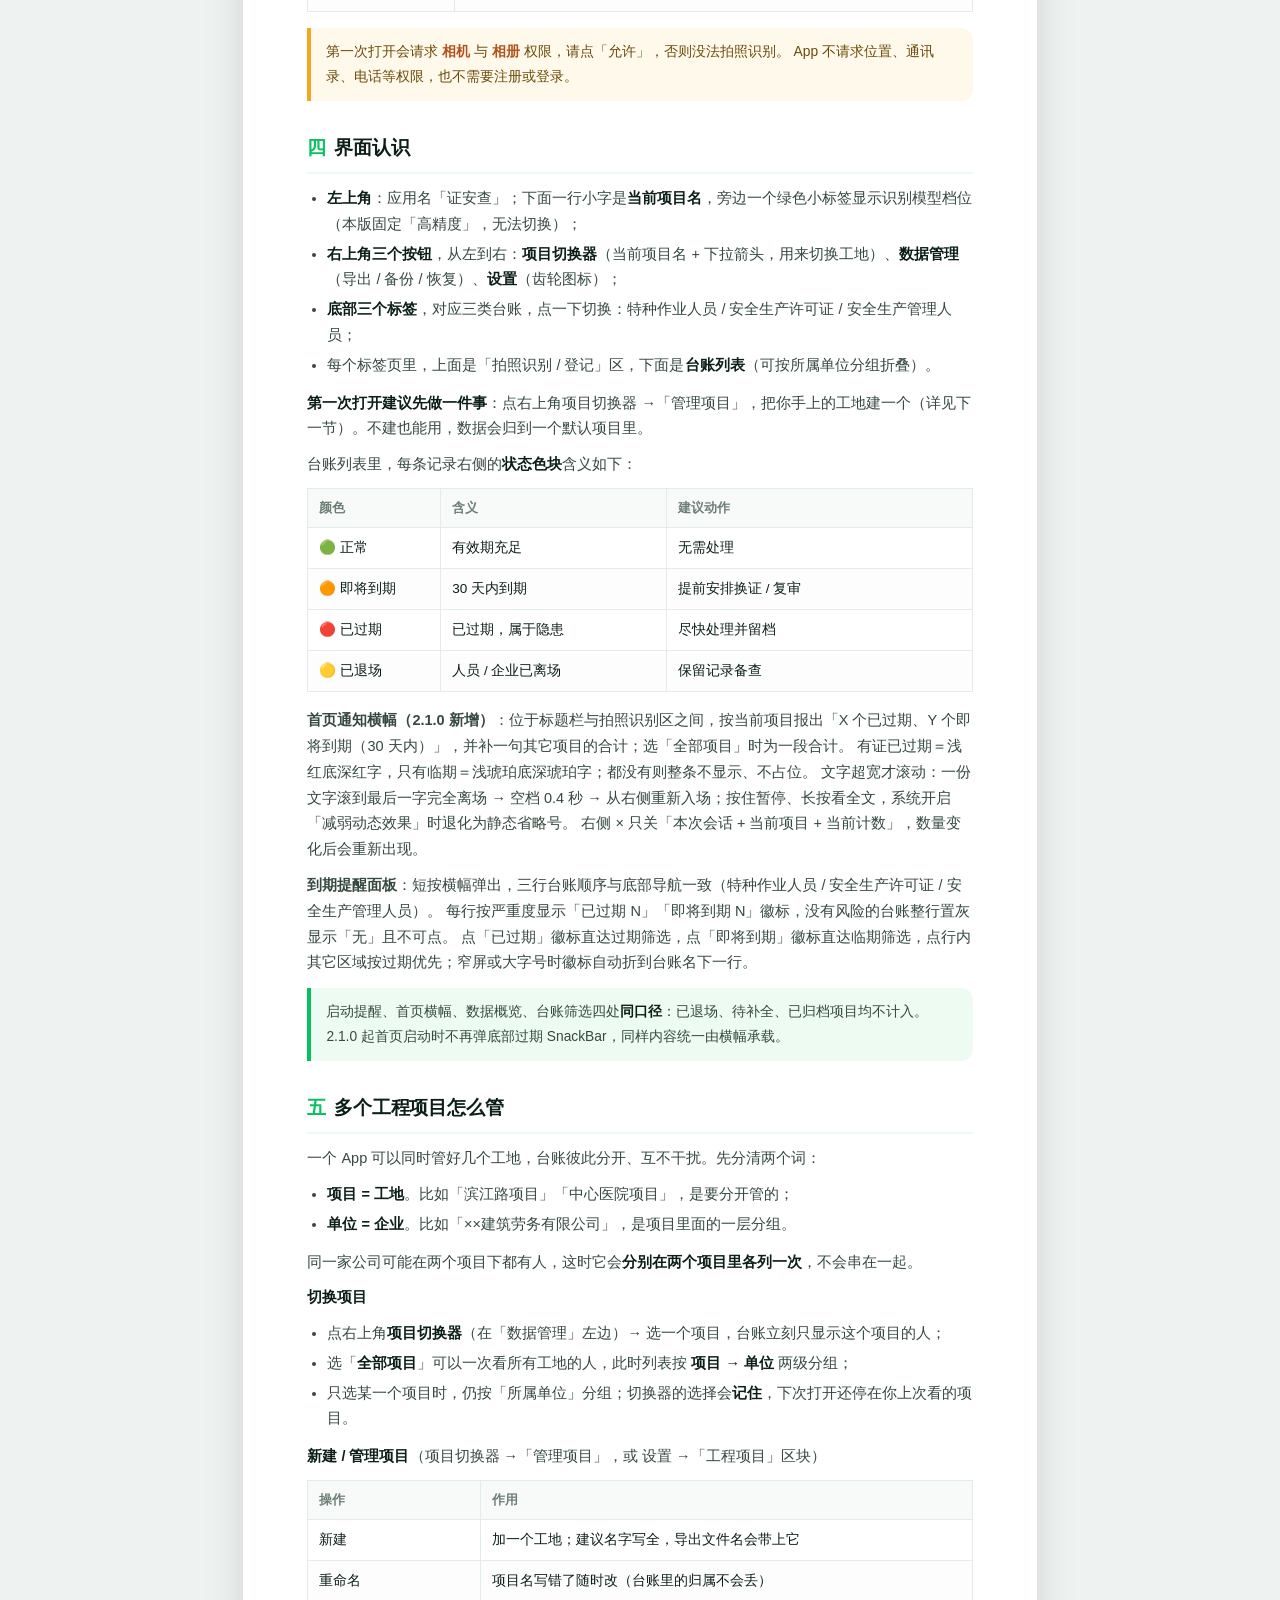
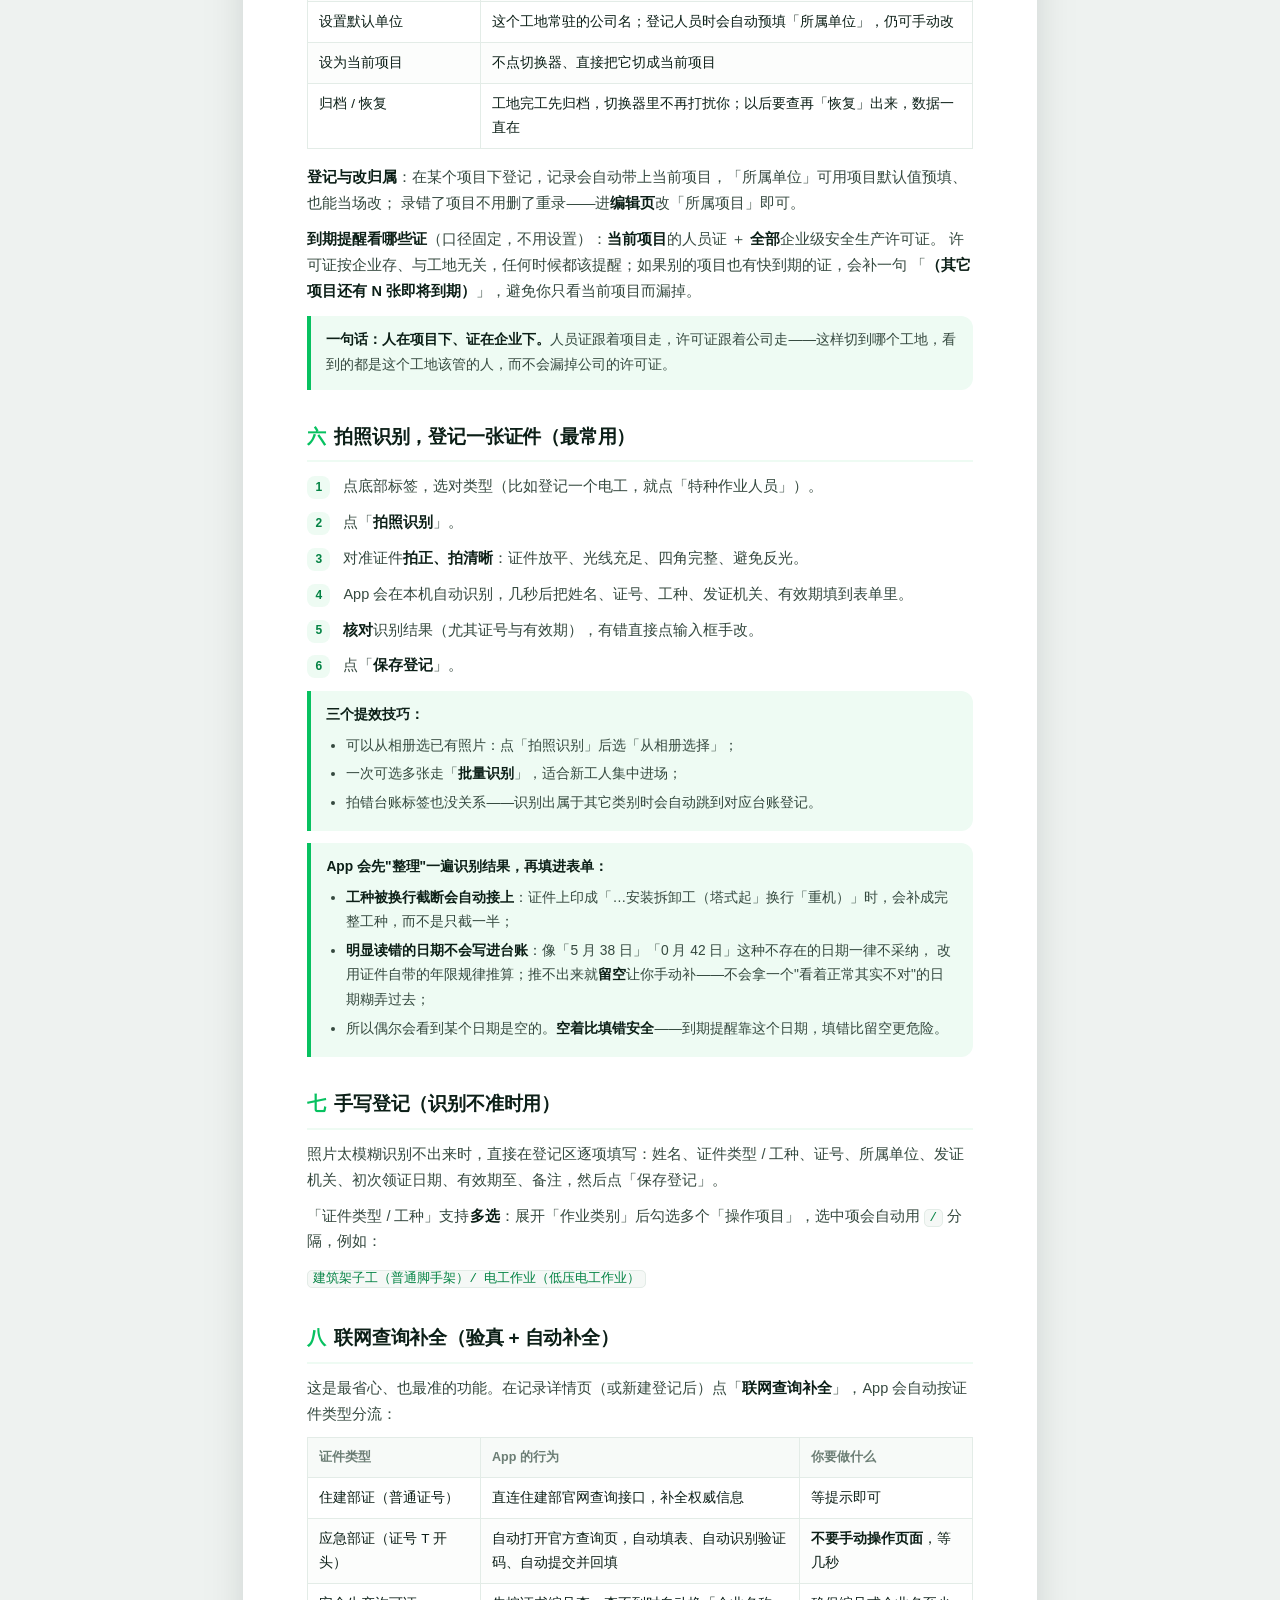
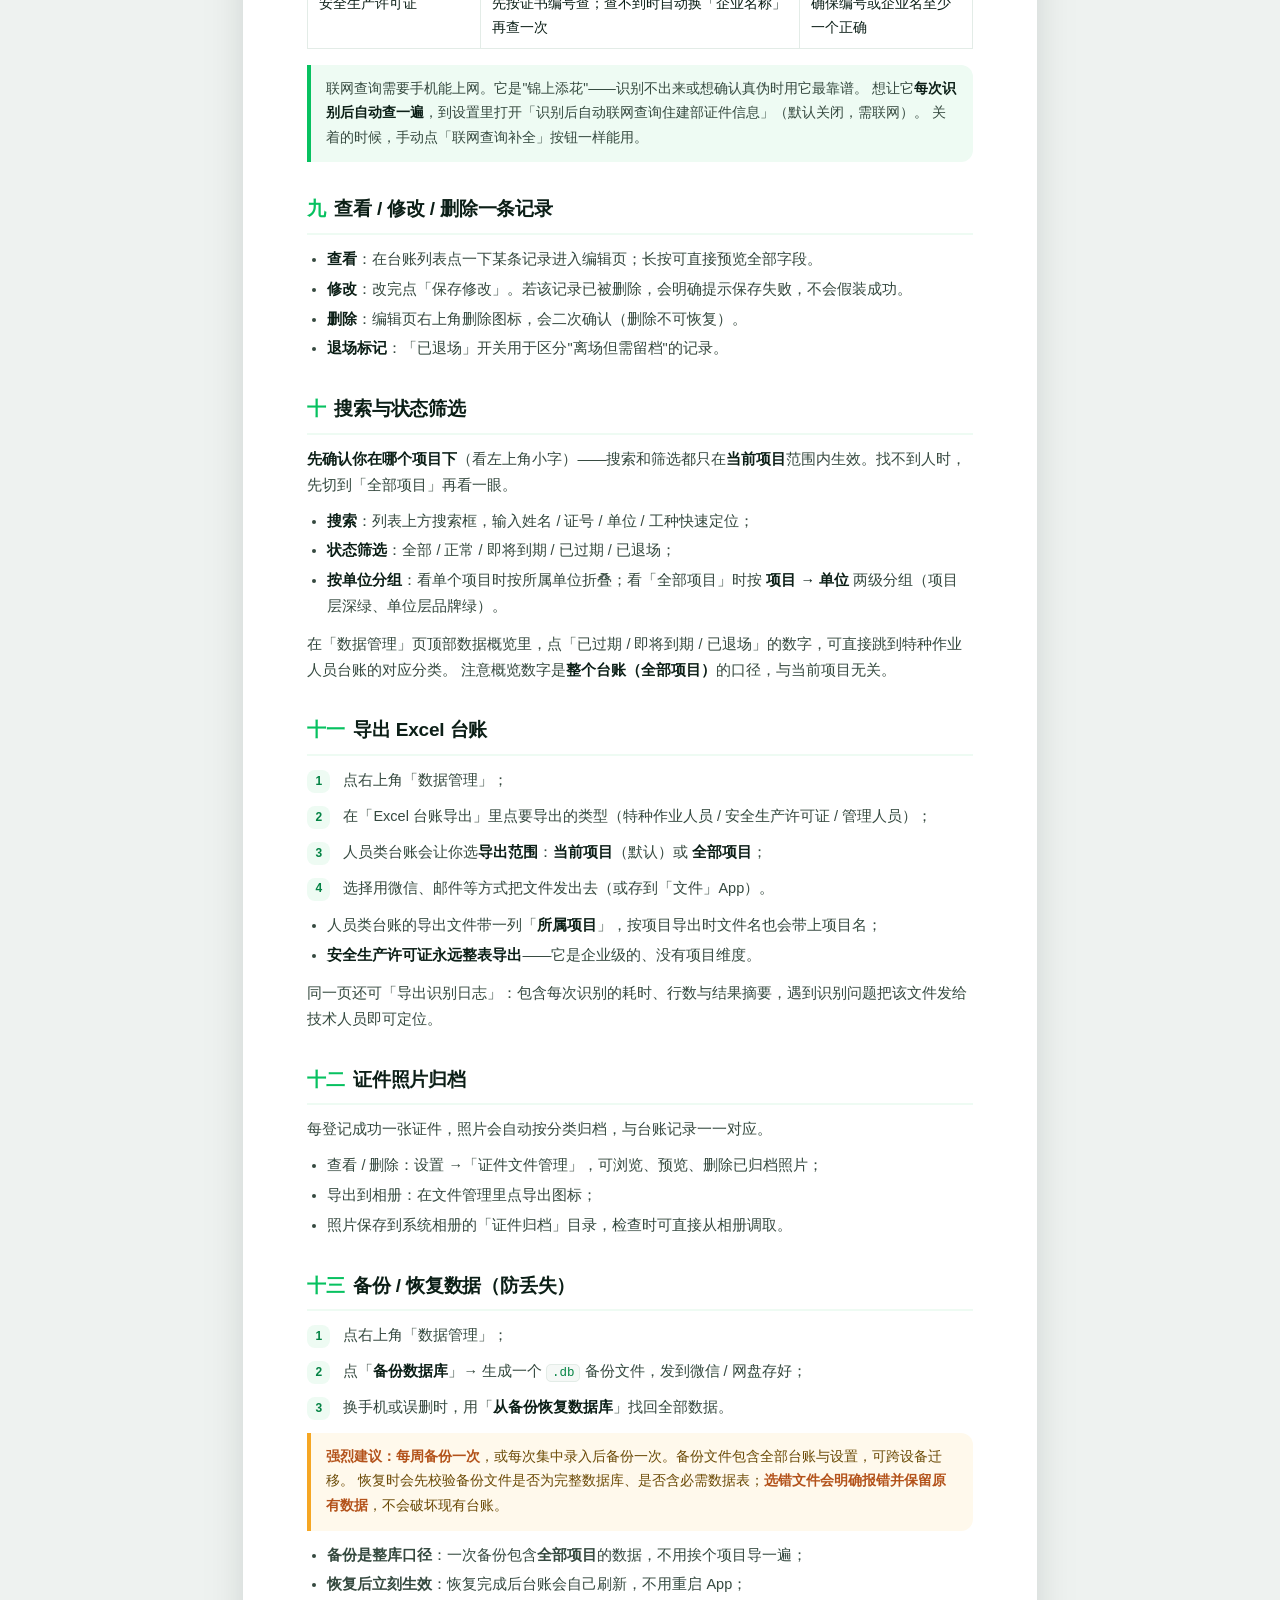
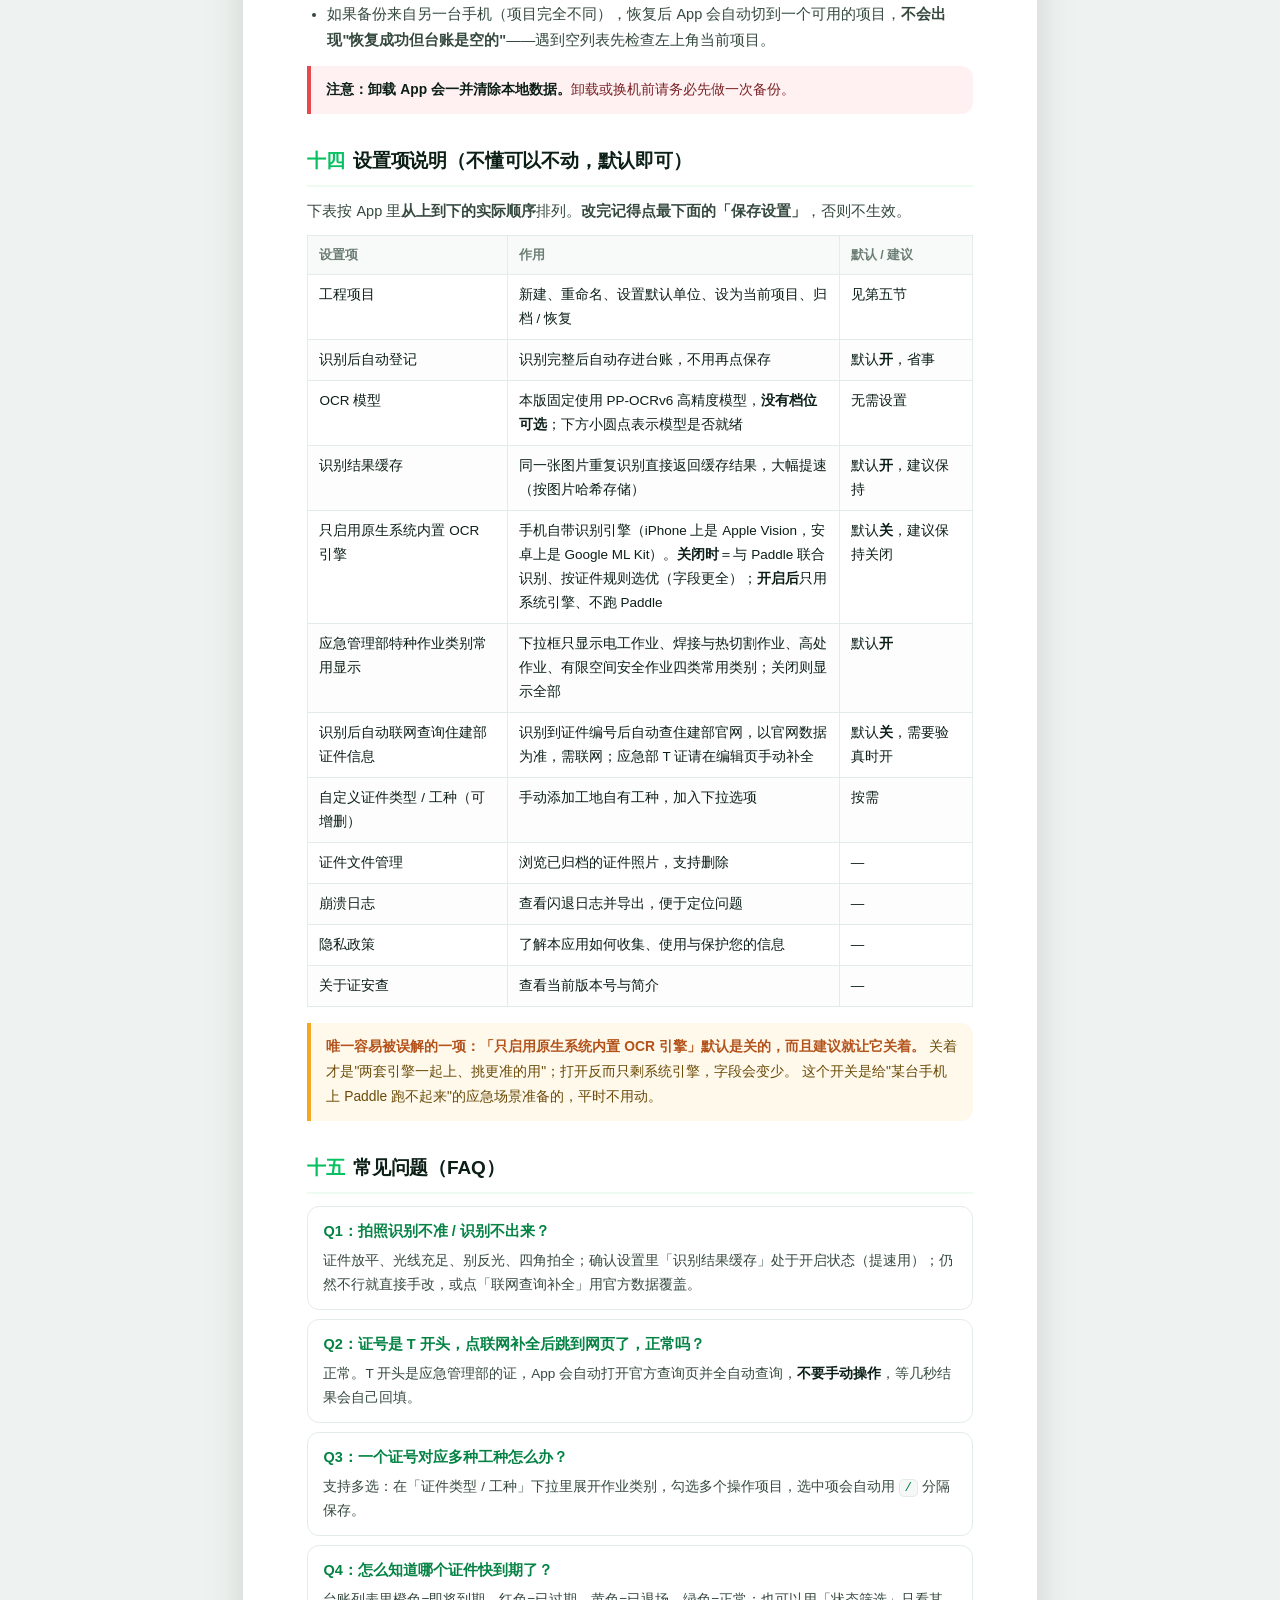
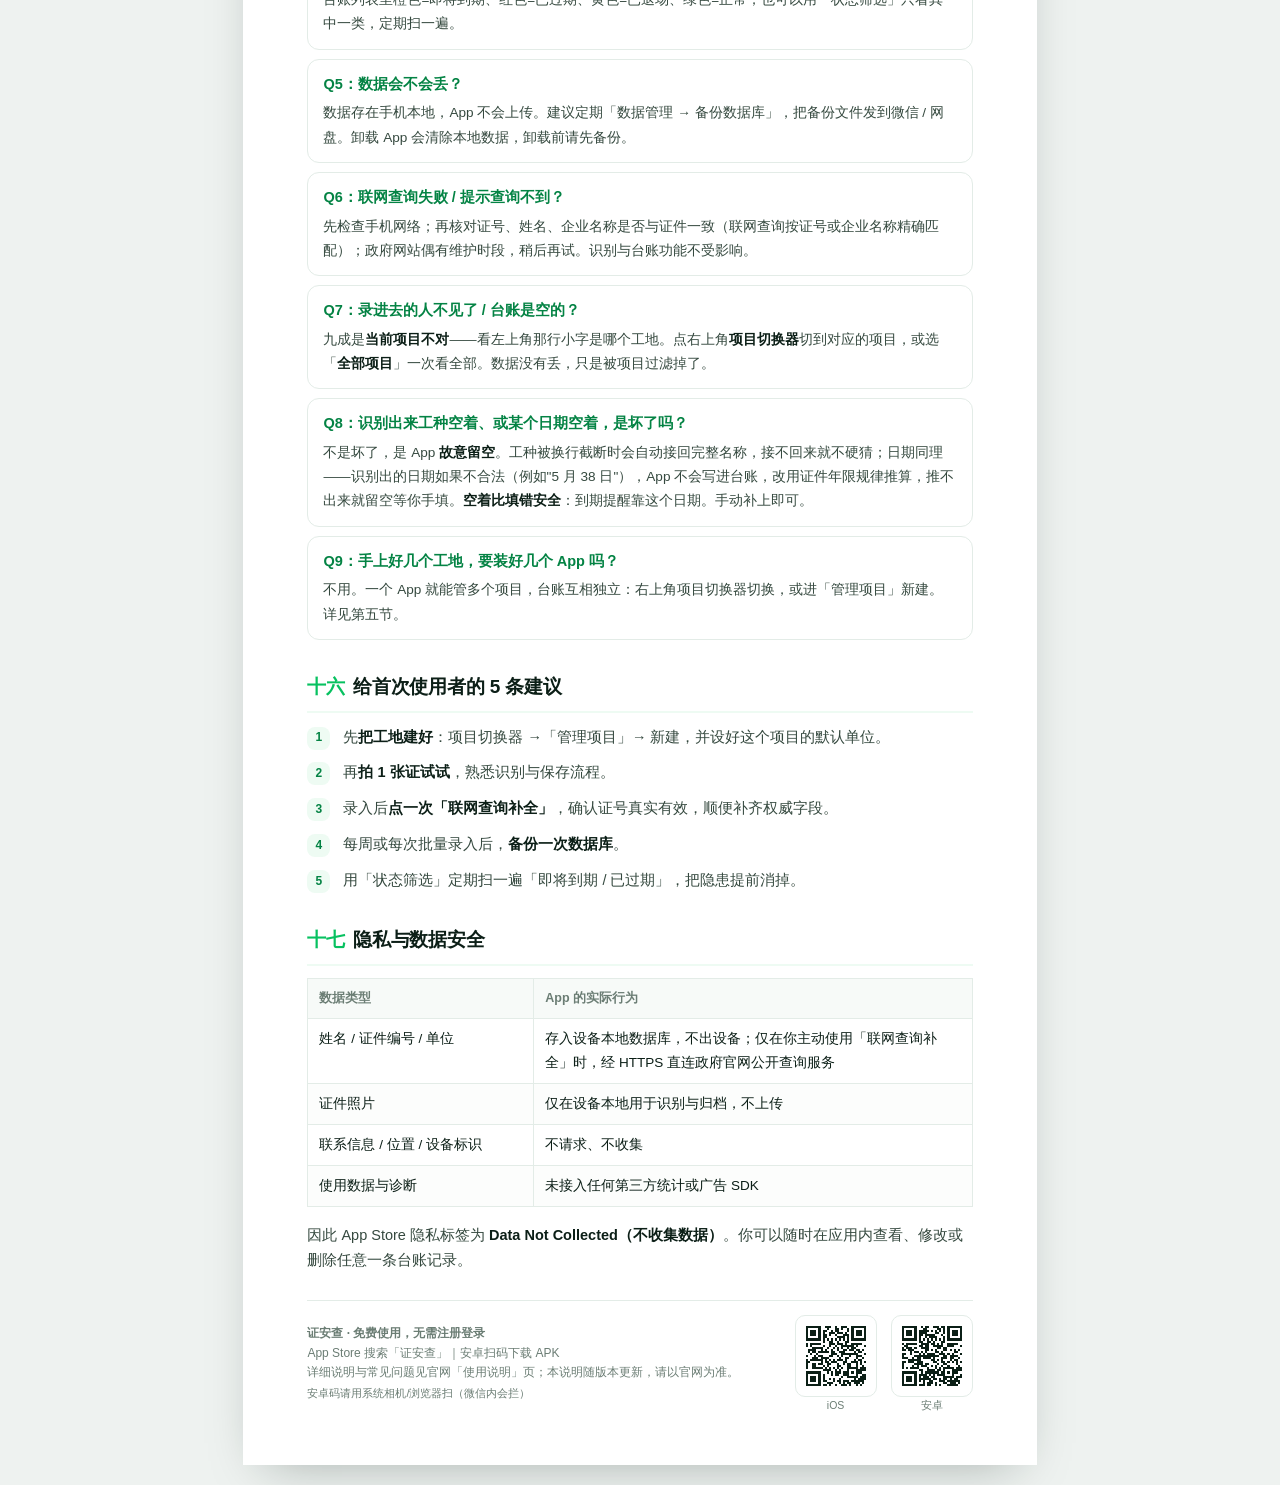
<file: materials/App介绍与详细使用说明.html>
<!DOCTYPE html>
<html lang="zh-CN">
<head>
<meta charset="UTF-8">
<meta name="viewport" content="width=device-width, initial-scale=1">
<title>证安查 · App 介绍与详细使用说明</title>
<link rel="icon" href="../assets/app-icon.png?v=4aa5a4d7">
<link rel="apple-touch-icon" href="../assets/app-icon.png?v=4aa5a4d7">
<style>
  /* ============ 证安查 · 介绍与详细使用说明（可打印文档） ============
     面向第一次使用的用户；打印/转 PDF 后可直接发给项目部 */
  :root{
    --brand:#07c160; --brand-700:#048344; --brand-50:#eefbf3; --brand-100:#d6f5e3;
    --ink:#0c1f17; --ink-2:#35493f; --ink-3:#6b7d74; --line:#e3ece7;
    --warn:#f5a623; --danger:#e5484d; --retired:#b8892c; --info:#2f6fed;
  }
  *{box-sizing:border-box;margin:0;padding:0}
  body{
    font-family:-apple-system,BlinkMacSystemFont,"PingFang SC","Hiragino Sans GB","Microsoft YaHei",sans-serif;
    background:#eef2f0;color:var(--ink);line-height:1.78;font-size:14.5px;-webkit-font-smoothing:antialiased;
  }
  .doc{
    width:210mm;margin:20px auto;background:#fff;padding:18mm 17mm 14mm;
    box-shadow:0 18px 50px -22px rgba(12,31,23,.35);
  }
  @media print{
    @page{size:A4;margin:16mm 15mm}
    body{background:#fff;font-size:11.5pt}
    .doc{margin:0;width:auto;box-shadow:none;padding:0}
    .hint,.screen-only{display:none !important}
    h2,h3{break-after:avoid}
    table,.callout,.blk,.step,li{break-inside:avoid}
    a{color:inherit;text-decoration:none}
    .pagebreak{break-before:page}
  }
  .hint{width:210mm;margin:0 auto 6px;font-size:12.5px;color:#5c6b64;text-align:right}

  /* 封面 */
  .cover{border:1px solid var(--line);border-radius:16px;padding:22px 24px;background:
    linear-gradient(150deg,#f7fdf9,#ffffff 60%)}
  .cover .top{display:flex;align-items:center;gap:14px}
  .mark{width:54px;height:54px;border-radius:15px;background:linear-gradient(150deg,var(--brand),var(--brand-700));
        color:#fff;display:grid;place-items:center;font-weight:800;font-size:23px;flex:none;
        box-shadow:0 10px 22px -10px rgba(7,193,96,.75)}
  .cover h1{font-size:26px;letter-spacing:-.02em;line-height:1.25}
  .cover .sub{color:var(--ink-3);font-size:13px;margin-top:3px}
  .cover .lead{margin-top:16px;font-size:15px;color:var(--ink-2)}
  .cover .lead b{color:var(--brand-700)}
  .cover .chips{display:flex;flex-wrap:wrap;gap:7px;margin-top:14px}
  .chip{font-size:12px;background:var(--brand-50);color:var(--brand-700);border:1px solid var(--brand-100);
        border-radius:999px;padding:4px 11px;font-weight:600}
  .chip.plain{background:#f6f8f7;color:var(--ink-2);border-color:var(--line)}

  /* 目录 */
  .toc{border:1px solid var(--line);border-radius:14px;padding:14px 18px;margin-top:16px;columns:2;column-gap:26px}
  .toc b{display:block;font-size:13px;color:var(--ink-3);letter-spacing:.06em;margin-bottom:6px;column-span:all}
  .toc a{display:block;color:var(--ink-2);font-size:13.5px;padding:2.5px 0;break-inside:avoid}

  h2{font-size:19px;margin:30px 0 12px;padding-bottom:7px;border-bottom:2px solid var(--brand-50);
     letter-spacing:-.01em;scroll-margin-top:20px}
  h2 .n{color:var(--brand);font-weight:800;margin-right:8px}
  h3{font-size:15.5px;margin:20px 0 8px;color:var(--brand-700)}
  p{color:var(--ink-2);margin-bottom:10px}
  strong{color:var(--ink)}
  ul,ol{color:var(--ink-2);padding-left:20px;margin-bottom:12px}
  li{margin:4px 0}
  code{font-family:ui-monospace,Menlo,Consolas,monospace;font-size:12.5px;background:#f5f8f6;border:1px solid var(--line);
       padding:1px 5px;border-radius:5px;color:var(--brand-700)}

  table{width:100%;border-collapse:collapse;font-size:13.5px;margin:6px 0 16px}
  th,td{border:1px solid var(--line);padding:8px 11px;text-align:left;vertical-align:top}
  thead th{background:#f7faf8;font-size:12.5px;color:var(--ink-3);font-weight:650}
  tbody tr:nth-child(even) td{background:#fcfdfc}

  .callout{border-left:4px solid var(--brand);background:var(--brand-50);border-radius:0 12px 12px 0;
           padding:12px 15px;margin:12px 0;font-size:13.8px;color:var(--ink-2)}
  .callout b{color:var(--ink)}
  .callout.warn{border-color:var(--warn);background:#fff9ec;color:#6b4a06}
  .callout.warn b{color:#b3521a}
  .callout.danger{border-color:var(--danger);background:#fff1f1;color:#7a2327}

  ol.steps{counter-reset:s;list-style:none;padding:0}
  ol.steps li{counter-increment:s;position:relative;padding-left:36px;margin:10px 0;color:var(--ink-2)}
  ol.steps li::before{content:counter(s);position:absolute;left:0;top:2px;width:23px;height:23px;border-radius:8px;
    background:var(--brand-50);color:var(--brand-700);display:grid;place-items:center;font-size:12px;font-weight:800}

  .q{border:1px solid var(--line);border-radius:12px;padding:12px 15px;margin:9px 0;break-inside:avoid}
  .q b{display:block;margin-bottom:4px;color:var(--brand-700);font-size:14.5px}
  .q p{margin:0;font-size:13.6px}

  .foot{margin-top:26px;border-top:1px solid var(--line);padding-top:14px;display:flex;align-items:center;gap:14px}
  .foot .t{flex:1;font-size:12px;color:var(--ink-3);line-height:1.6}
  .qr{width:82px;height:82px;flex:none;border:1px solid var(--line);border-radius:10px;padding:6px;display:grid;place-items:center;
      font-size:10.5px;color:var(--ink-3);text-align:center;line-height:1.3}
  .qr svg{width:100%;height:100%}
  svg{max-width:100%}

  /* 双二维码：iOS → App Store，安卓 → 下载落地页（各自独立，扫哪个装哪个） */
  .qrcol{display:flex;flex-direction:column;align-items:center;gap:2px;flex:none}
  .qrcap{font-size:10.5px;color:var(--ink-3);line-height:1.2}
</style>
</head>
<body>

<div class="hint">想导出 PDF：⌘P → 目标「另存为 PDF」→ 边距「默认」→ 保存</div>

<div class="doc">

  <div class="cover">
    <div class="top">
      <div class="mark">证</div>
      <div>
        <h1>证安查 · App 介绍与详细使用说明</h1>
        <div class="sub">面向第一次使用的用户 · 看完就能上手 · iOS 版 2.1.0（build 71）· 安卓版 2.1.0（build 71，已可下载）</div>
      </div>
    </div>
    <p class="lead">
      证安查是一款<strong>帮施工、监理企业管好证件</strong>的工具：三类证件<strong>拍照即录</strong>、
      <strong>一键连官方核验</strong>、<strong>到期自动标色</strong>、<strong>台账一键导出</strong>。
      识别全程在本机完成，数据只保存在你自己的手机里。
    </p>
    <div class="chips">
      <span class="chip">拍照识别</span>
      <span class="chip">住建部 / 应急部核验</span>
      <span class="chip">到期提醒</span>
      <span class="chip">多工程项目</span>
      <span class="chip">Excel 导出</span>
      <span class="chip">照片归档</span>
      <span class="chip">备份恢复</span>
      <span class="chip plain">免费 · 无账号 · 无广告</span>
      <span class="chip plain">iOS 16+ / Android 8+</span>
    </div>
  </div>

  <nav class="toc">
    <b>目录</b>
    <a href="#s1">一、这个 App 是干什么的</a>
    <a href="#s2">二、谁适合用</a>
    <a href="#s3">三、安装与权限</a>
    <a href="#s4">四、界面认识</a>
    <a href="#s5">五、多个工程项目怎么管</a>
    <a href="#s6">六、拍照识别，登记一张证件</a>
    <a href="#s7">七、手写登记</a>
    <a href="#s8">八、联网查询补全（验真）</a>
    <a href="#s9">九、查看 / 修改 / 删除</a>
    <a href="#s10">十、搜索与状态筛选</a>
    <a href="#s11">十一、导出 Excel 台账</a>
    <a href="#s12">十二、证件照片归档</a>
    <a href="#s13">十三、备份与恢复（防丢失）</a>
    <a href="#s14">十四、设置项说明</a>
    <a href="#s15">十五、常见问题 FAQ</a>
    <a href="#s16">十六、给首次使用者的建议</a>
    <a href="#s17">十七、隐私与数据安全</a>
  </nav>

  <h2 id="s1"><span class="n">一</span>这个 App 是干什么的</h2>
  <p>在工地现场，有三类证件必须有效、不能过期：</p>
  <ul>
    <li><strong>特种作业人员证</strong>——电工、焊工、架子工、塔吊司机、高处作业等人员的证；</li>
    <li><strong>安全生产许可证</strong>——企业施工的"营业执照"之一；</li>
    <li><strong>安全生产管理人员证</strong>——安全员、项目负责人等人的证。</li>
  </ul>
  <p>证件一旦过期或失效，属于<strong>重大事故隐患</strong>，可能被处罚。这个 App 就是帮你：</p>
  <ul>
    <li><strong>拍照就能录入</strong>：拍一张证件照片，自动识别出姓名、证号、工种、发证机关、有效期，不用手打；</li>
    <li><strong>联网查真伪</strong>：一键连接政府官网，核对证件是否真实、是否在有效期内；</li>
    <li><strong>到期自动提醒</strong>：快到期、已过期的证件，列表里用颜色标出来；</li>
    <li><strong>多个工地分开管</strong>：一个 App 管好几个工程项目，切一下只看这个工地的人，互不干扰；</li>
    <li><strong>一键导出</strong>：把台账导成 Excel，方便上报、打印、迎检。</li>
  </ul>
  <div class="callout"><b>一句话：拍照存证、联网验真、到期提醒、导出报表。</b></div>

  <h2 id="s2"><span class="n">二</span>谁适合用</h2>
  <ul>
    <li>施工项目部的 <strong>安全员、资料员</strong>——录入、台账、迎检一个人搞定；</li>
    <li><strong>监理单位</strong>现场核验人员——拍张照就知道证真不真、过没过期；</li>
    <li>需要定期核查施工方证件是否有效的 <strong>项目管理人员 / 项目经理</strong>——一键导出报表。</li>
  </ul>

  <h2 id="s3"><span class="n">三</span>安装与权限</h2>
  <table>
    <thead><tr><th style="width:22%">平台</th><th>安装方式</th></tr></thead>
    <tbody>
      <tr><td>iPhone / iPad</td><td>App Store 搜索「证安查」安装，或访问 apps.apple.com/cn/app/id6810502885（需 iOS 16.0 及以上）</td></tr>
      <tr><td>Android 手机</td><td>下载 APK 安装（需 Android 8.0 及以上）；首次安装如提示「未知来源 / 外部来源应用」，选择允许即可</td></tr>
    </tbody>
  </table>
  <div class="callout warn">
    第一次打开会请求 <b>相机</b> 与 <b>相册</b> 权限，请点「允许」，否则没法拍照识别。
    App 不请求位置、通讯录、电话等权限，也不需要注册或登录。
  </div>

  <h2 id="s4"><span class="n">四</span>界面认识</h2>
  <ul>
    <li><strong>左上角</strong>：应用名「证安查」；下面一行小字是<strong>当前项目名</strong>，旁边一个绿色小标签显示识别模型档位（本版固定「高精度」，无法切换）；</li>
    <li><strong>右上角三个按钮</strong>，从左到右：<strong>项目切换器</strong>（当前项目名 + 下拉箭头，用来切换工地）、<strong>数据管理</strong>（导出 / 备份 / 恢复）、<strong>设置</strong>（齿轮图标）；</li>
    <li><strong>底部三个标签</strong>，对应三类台账，点一下切换：特种作业人员 / 安全生产许可证 / 安全生产管理人员；</li>
    <li>每个标签页里，上面是「拍照识别 / 登记」区，下面是<strong>台账列表</strong>（可按所属单位分组折叠）。</li>
  </ul>
  <p><strong>第一次打开建议先做一件事</strong>：点右上角项目切换器 →「管理项目」，把你手上的工地建一个（详见下一节）。不建也能用，数据会归到一个默认项目里。</p>
  <p>台账列表里，每条记录右侧的<strong>状态色块</strong>含义如下：</p>
  <table>
    <thead><tr><th style="width:20%">颜色</th><th style="width:34%">含义</th><th>建议动作</th></tr></thead>
    <tbody>
      <tr><td>🟢 正常</td><td>有效期充足</td><td>无需处理</td></tr>
      <tr><td>🟠 即将到期</td><td>30 天内到期</td><td>提前安排换证 / 复审</td></tr>
      <tr><td>🔴 已过期</td><td>已过期，属于隐患</td><td>尽快处理并留档</td></tr>
      <tr><td>🟡 已退场</td><td>人员 / 企业已离场</td><td>保留记录备查</td></tr>
    </tbody>
  </table>

  <p><b>首页通知横幅（2.1.0 新增）</b>：位于标题栏与拍照识别区之间，按当前项目报出「X 个已过期、Y 个即将到期（30 天内）」，并补一句其它项目的合计；选「全部项目」时为一段合计。
  有证已过期＝浅红底深红字，只有临期＝浅琥珀底深琥珀字；都没有则整条不显示、不占位。
  文字超宽才滚动：一份文字滚到最后一字完全离场 → 空档 0.4 秒 → 从右侧重新入场；按住暂停、长按看全文，系统开启「减弱动态效果」时退化为静态省略号。
  右侧 × 只关「本次会话 + 当前项目 + 当前计数」，数量变化后会重新出现。</p>

  <p><b>到期提醒面板</b>：短按横幅弹出，三行台账顺序与底部导航一致（特种作业人员 / 安全生产许可证 / 安全生产管理人员）。
  每行按严重度显示「已过期 N」「即将到期 N」徽标，没有风险的台账整行置灰显示「无」且不可点。
  点「已过期」徽标直达过期筛选，点「即将到期」徽标直达临期筛选，点行内其它区域按过期优先；窄屏或大字号时徽标自动折到台账名下一行。</p>

  <div class="callout">
    启动提醒、首页横幅、数据概览、台账筛选四处<strong>同口径</strong>：已退场、待补全、已归档项目均不计入。
    2.1.0 起首页启动时不再弹底部过期 SnackBar，同样内容统一由横幅承载。
  </div>

  <h2 id="s5"><span class="n">五</span>多个工程项目怎么管</h2>
  <p>一个 App 可以同时管好几个工地，台账彼此分开、互不干扰。先分清两个词：</p>
  <ul>
    <li><strong>项目 = 工地</strong>。比如「滨江路项目」「中心医院项目」，是要分开管的；</li>
    <li><strong>单位 = 企业</strong>。比如「××建筑劳务有限公司」，是项目里面的一层分组。</li>
  </ul>
  <p>同一家公司可能在两个项目下都有人，这时它会<strong>分别在两个项目里各列一次</strong>，不会串在一起。</p>

  <p><strong>切换项目</strong></p>
  <ul>
    <li>点右上角<strong>项目切换器</strong>（在「数据管理」左边）→ 选一个项目，台账立刻只显示这个项目的人；</li>
    <li>选「<strong>全部项目</strong>」可以一次看所有工地的人，此时列表按 <strong>项目 → 单位</strong> 两级分组；</li>
    <li>只选某一个项目时，仍按「所属单位」分组；切换器的选择会<strong>记住</strong>，下次打开还停在你上次看的项目。</li>
  </ul>

  <p><strong>新建 / 管理项目</strong>（项目切换器 →「管理项目」，或 设置 →「工程项目」区块）</p>
  <table>
    <thead><tr><th style="width:26%">操作</th><th>作用</th></tr></thead>
    <tbody>
      <tr><td>新建</td><td>加一个工地；建议名字写全，导出文件名会带上它</td></tr>
      <tr><td>重命名</td><td>项目名写错了随时改（台账里的归属不会丢）</td></tr>
      <tr><td>设置默认单位</td><td>这个工地常驻的公司名；登记人员时会自动预填「所属单位」，仍可手动改</td></tr>
      <tr><td>设为当前项目</td><td>不点切换器、直接把它切成当前项目</td></tr>
      <tr><td>归档 / 恢复</td><td>工地完工先归档，切换器里不再打扰你；以后要查再「恢复」出来，数据一直在</td></tr>
    </tbody>
  </table>

  <p><strong>登记与改归属</strong>：在某个项目下登记，记录会自动带上当前项目，「所属单位」可用项目默认值预填、也能当场改；
  录错了项目不用删了重录——进<strong>编辑页</strong>改「所属项目」即可。</p>

  <p><strong>到期提醒看哪些证</strong>（口径固定，不用设置）：<strong>当前项目</strong>的人员证 ＋ <strong>全部</strong>企业级安全生产许可证。
  许可证按企业存、与工地无关，任何时候都该提醒；如果别的项目也有快到期的证，会补一句
  「<strong>（其它项目还有 N 张即将到期）</strong>」，避免你只看当前项目而漏掉。</p>
  <div class="callout"><b>一句话：人在项目下、证在企业下。</b>人员证跟着项目走，许可证跟着公司走——这样切到哪个工地，看到的都是这个工地该管的人，而不会漏掉公司的许可证。</div>

  <h2 id="s6"><span class="n">六</span>拍照识别，登记一张证件（最常用）</h2>
  <ol class="steps">
    <li>点底部标签，选对类型（比如登记一个电工，就点「特种作业人员」）。</li>
    <li>点「<strong>拍照识别</strong>」。</li>
    <li>对准证件<strong>拍正、拍清晰</strong>：证件放平、光线充足、四角完整、避免反光。</li>
    <li>App 会在本机自动识别，几秒后把姓名、证号、工种、发证机关、有效期填到表单里。</li>
    <li><strong>核对</strong>识别结果（尤其证号与有效期），有错直接点输入框手改。</li>
    <li>点「<strong>保存登记</strong>」。</li>
  </ol>
  <div class="callout">
    <b>三个提效技巧：</b>
    <ul style="margin:6px 0 0">
      <li>可以从相册选已有照片：点「拍照识别」后选「从相册选择」；</li>
      <li>一次可选多张走「<strong>批量识别</strong>」，适合新工人集中进场；</li>
      <li>拍错台账标签也没关系——识别出属于其它类别时会自动跳到对应台账登记。</li>
    </ul>
  </div>
  <div class="callout">
    <b>App 会先"整理"一遍识别结果，再填进表单：</b>
    <ul style="margin:6px 0 0">
      <li><strong>工种被换行截断会自动接上</strong>：证件上印成「…安装拆卸工（塔式起」换行「重机）」时，会补成完整工种，而不是只截一半；</li>
      <li><strong>明显读错的日期不会写进台账</strong>：像「5 月 38 日」「0 月 42 日」这种不存在的日期一律不采纳，
        改用证件自带的年限规律推算；推不出来就<strong>留空</strong>让你手动补——不会拿一个"看着正常其实不对"的日期糊弄过去；</li>
      <li>所以偶尔会看到某个日期是空的。<strong>空着比填错安全</strong>——到期提醒靠这个日期，填错比留空更危险。</li>
    </ul>
  </div>

  <h2 id="s7"><span class="n">七</span>手写登记（识别不准时用）</h2>
  <p>照片太模糊识别不出来时，直接在登记区逐项填写：姓名、证件类型 / 工种、证号、所属单位、发证机关、初次领证日期、有效期至、备注，然后点「保存登记」。</p>
  <p>「证件类型 / 工种」支持<strong>多选</strong>：展开「作业类别」后勾选多个「操作项目」，选中项会自动用 <code>/</code> 分隔，例如：</p>
  <p><code>建筑架子工（普通脚手架）/ 电工作业（低压电工作业）</code></p>

  <h2 id="s8"><span class="n">八</span>联网查询补全（验真 + 自动补全）</h2>
  <p>这是最省心、也最准的功能。在记录详情页（或新建登记后）点「<strong>联网查询补全</strong>」，App 会自动按证件类型分流：</p>
  <table>
    <thead><tr><th style="width:26%">证件类型</th><th>App 的行为</th><th style="width:26%">你要做什么</th></tr></thead>
    <tbody>
      <tr><td>住建部证（普通证号）</td><td>直连住建部官网查询接口，补全权威信息</td><td>等提示即可</td></tr>
      <tr><td>应急部证（证号 T 开头）</td><td>自动打开官方查询页，自动填表、自动识别验证码、自动提交并回填</td><td><strong>不要手动操作页面</strong>，等几秒</td></tr>
      <tr><td>安全生产许可证</td><td>先按证书编号查；查不到时自动换「企业名称」再查一次</td><td>确保编号或企业名至少一个正确</td></tr>
    </tbody>
  </table>
  <div class="callout">联网查询需要手机能上网。它是"锦上添花"——识别不出来或想确认真伪时用它最靠谱。
  想让它<b>每次识别后自动查一遍</b>，到设置里打开「识别后自动联网查询住建部证件信息」（默认关闭，需联网）。
  关着的时候，手动点「联网查询补全」按钮一样能用。</div>

  <h2 id="s9"><span class="n">九</span>查看 / 修改 / 删除一条记录</h2>
  <ul>
    <li><strong>查看</strong>：在台账列表点一下某条记录进入编辑页；长按可直接预览全部字段。</li>
    <li><strong>修改</strong>：改完点「保存修改」。若该记录已被删除，会明确提示保存失败，不会假装成功。</li>
    <li><strong>删除</strong>：编辑页右上角删除图标，会二次确认（删除不可恢复）。</li>
    <li><strong>退场标记</strong>：「已退场」开关用于区分"离场但需留档"的记录。</li>
  </ul>

  <h2 id="s10"><span class="n">十</span>搜索与状态筛选</h2>
  <p><strong>先确认你在哪个项目下</strong>（看左上角小字）——搜索和筛选都只在<strong>当前项目</strong>范围内生效。找不到人时，先切到「全部项目」再看一眼。</p>
  <ul>
    <li><strong>搜索</strong>：列表上方搜索框，输入姓名 / 证号 / 单位 / 工种快速定位；</li>
    <li><strong>状态筛选</strong>：全部 / 正常 / 即将到期 / 已过期 / 已退场；</li>
    <li><strong>按单位分组</strong>：看单个项目时按所属单位折叠；看「全部项目」时按 <strong>项目 → 单位</strong> 两级分组（项目层深绿、单位层品牌绿）。</li>
  </ul>
  <p>在「数据管理」页顶部数据概览里，点「已过期 / 即将到期 / 已退场」的数字，可直接跳到特种作业人员台账的对应分类。
  注意概览数字是<strong>整个台账（全部项目）</strong>的口径，与当前项目无关。</p>

  <h2 id="s11"><span class="n">十一</span>导出 Excel 台账</h2>
  <ol class="steps">
    <li>点右上角「数据管理」；</li>
    <li>在「Excel 台账导出」里点要导出的类型（特种作业人员 / 安全生产许可证 / 管理人员）；</li>
    <li>人员类台账会让你选<strong>导出范围</strong>：<strong>当前项目</strong>（默认）或 <strong>全部项目</strong>；</li>
    <li>选择用微信、邮件等方式把文件发出去（或存到「文件」App）。</li>
  </ol>
  <ul>
    <li>人员类台账的导出文件带一列「<strong>所属项目</strong>」，按项目导出时文件名也会带上项目名；</li>
    <li><strong>安全生产许可证永远整表导出</strong>——它是企业级的、没有项目维度。</li>
  </ul>
  <p>同一页还可「导出识别日志」：包含每次识别的耗时、行数与结果摘要，遇到识别问题把该文件发给技术人员即可定位。</p>

  <h2 id="s12"><span class="n">十二</span>证件照片归档</h2>
  <p>每登记成功一张证件，照片会自动按分类归档，与台账记录一一对应。</p>
  <ul>
    <li>查看 / 删除：设置 →「证件文件管理」，可浏览、预览、删除已归档照片；</li>
    <li>导出到相册：在文件管理里点导出图标；</li>
    <li>照片保存到系统相册的「证件归档」目录，检查时可直接从相册调取。</li>
  </ul>

  <h2 id="s13"><span class="n">十三</span>备份 / 恢复数据（防丢失）</h2>
  <ol class="steps">
    <li>点右上角「数据管理」；</li>
    <li>点「<strong>备份数据库</strong>」→ 生成一个 <code>.db</code> 备份文件，发到微信 / 网盘存好；</li>
    <li>换手机或误删时，用「<strong>从备份恢复数据库</strong>」找回全部数据。</li>
  </ol>
  <div class="callout warn">
    <b>强烈建议：每周备份一次</b>，或每次集中录入后备份一次。备份文件包含全部台账与设置，可跨设备迁移。
    恢复时会先校验备份文件是否为完整数据库、是否含必需数据表；<b>选错文件会明确报错并保留原有数据</b>，不会破坏现有台账。
  </div>
  <ul>
    <li><b>备份是整库口径</b>：一次备份包含<b>全部项目</b>的数据，不用挨个项目导一遍；</li>
    <li><b>恢复后立刻生效</b>：恢复完成后台账会自己刷新，不用重启 App；</li>
    <li>如果备份来自另一台手机（项目完全不同），恢复后 App 会自动切到一个可用的项目，<b>不会出现"恢复成功但台账是空的"</b>——遇到空列表先检查左上角当前项目。</li>
  </ul>
  <div class="callout danger">
    <b>注意：卸载 App 会一并清除本地数据。</b>卸载或换机前请务必先做一次备份。
  </div>

  <h2 id="s14"><span class="n">十四</span>设置项说明（不懂可以不动，默认即可）</h2>
  <p>下表按 App 里<b>从上到下的实际顺序</b>排列。<b>改完记得点最下面的「保存设置」</b>，否则不生效。</p>
  <table>
    <thead><tr><th style="width:30%">设置项</th><th>作用</th><th style="width:20%">默认 / 建议</th></tr></thead>
    <tbody>
      <tr><td>工程项目</td><td>新建、重命名、设置默认单位、设为当前项目、归档 / 恢复</td><td>见第五节</td></tr>
      <tr><td>识别后自动登记</td><td>识别完整后自动存进台账，不用再点保存</td><td>默认<b>开</b>，省事</td></tr>
      <tr><td>OCR 模型</td><td>本版固定使用 PP-OCRv6 高精度模型，<b>没有档位可选</b>；下方小圆点表示模型是否就绪</td><td>无需设置</td></tr>
      <tr><td>识别结果缓存</td><td>同一张图片重复识别直接返回缓存结果，大幅提速（按图片哈希存储）</td><td>默认<b>开</b>，建议保持</td></tr>
      <tr><td>只启用原生系统内置 OCR 引擎</td><td>手机自带识别引擎（iPhone 上是 Apple Vision，安卓上是 Google ML Kit）。<b>关闭时</b>＝与 Paddle 联合识别、按证件规则选优（字段更全）；<b>开启后</b>只用系统引擎、不跑 Paddle</td><td>默认<b>关</b>，建议保持关闭</td></tr>
      <tr><td>应急管理部特种作业类别常用显示</td><td>下拉框只显示电工作业、焊接与热切割作业、高处作业、有限空间安全作业四类常用类别；关闭则显示全部</td><td>默认<b>开</b></td></tr>
      <tr><td>识别后自动联网查询住建部证件信息</td><td>识别到证件编号后自动查住建部官网，以官网数据为准，需联网；应急部 T 证请在编辑页手动补全</td><td>默认<b>关</b>，需要验真时开</td></tr>
      <tr><td>自定义证件类型 / 工种（可增删）</td><td>手动添加工地自有工种，加入下拉选项</td><td>按需</td></tr>
      <tr><td>证件文件管理</td><td>浏览已归档的证件照片，支持删除</td><td>—</td></tr>
      <tr><td>崩溃日志</td><td>查看闪退日志并导出，便于定位问题</td><td>—</td></tr>
      <tr><td>隐私政策</td><td>了解本应用如何收集、使用与保护您的信息</td><td>—</td></tr>
      <tr><td>关于证安查</td><td>查看当前版本号与简介</td><td>—</td></tr>
    </tbody>
  </table>
  <div class="callout warn">
    <b>唯一容易被误解的一项：「只启用原生系统内置 OCR 引擎」默认是关的，而且建议就让它关着。</b>
    关着才是"两套引擎一起上、挑更准的用"；打开反而只剩系统引擎，字段会变少。
    这个开关是给"某台手机上 Paddle 跑不起来"的应急场景准备的，平时不用动。
  </div>

  <h2 id="s15"><span class="n">十五</span>常见问题（FAQ）</h2>
  <div class="q"><b>Q1：拍照识别不准 / 识别不出来？</b>
    <p>证件放平、光线充足、别反光、四角拍全；确认设置里「识别结果缓存」处于开启状态（提速用）；仍然不行就直接手改，或点「联网查询补全」用官方数据覆盖。</p></div>
  <div class="q"><b>Q2：证号是 T 开头，点联网补全后跳到网页了，正常吗？</b>
    <p>正常。T 开头是应急管理部的证，App 会自动打开官方查询页并全自动查询，<strong>不要手动操作</strong>，等几秒结果会自己回填。</p></div>
  <div class="q"><b>Q3：一个证号对应多种工种怎么办？</b>
    <p>支持多选：在「证件类型 / 工种」下拉里展开作业类别，勾选多个操作项目，选中项会自动用 <code>/</code> 分隔保存。</p></div>
  <div class="q"><b>Q4：怎么知道哪个证件快到期了？</b>
    <p>台账列表里橙色=即将到期、红色=已过期、黄色=已退场、绿色=正常；也可以用「状态筛选」只看其中一类，定期扫一遍。</p></div>
  <div class="q"><b>Q5：数据会不会丢？</b>
    <p>数据存在手机本地，App 不会上传。建议定期「数据管理 → 备份数据库」，把备份文件发到微信 / 网盘。卸载 App 会清除本地数据，卸载前请先备份。</p></div>
  <div class="q"><b>Q6：联网查询失败 / 提示查询不到？</b>
    <p>先检查手机网络；再核对证号、姓名、企业名称是否与证件一致（联网查询按证号或企业名称精确匹配）；政府网站偶有维护时段，稍后再试。识别与台账功能不受影响。</p></div>
  <div class="q"><b>Q7：录进去的人不见了 / 台账是空的？</b>
    <p>九成是<strong>当前项目不对</strong>——看左上角那行小字是哪个工地。点右上角<strong>项目切换器</strong>切到对应的项目，或选「<strong>全部项目</strong>」一次看全部。数据没有丢，只是被项目过滤掉了。</p></div>
  <div class="q"><b>Q8：识别出来工种空着、或某个日期空着，是坏了吗？</b>
    <p>不是坏了，是 App <strong>故意留空</strong>。工种被换行截断时会自动接回完整名称，接不回来就不硬猜；日期同理——识别出的日期如果不合法（例如"5 月 38 日"），App 不会写进台账，改用证件年限规律推算，推不出来就留空等你手填。<strong>空着比填错安全</strong>：到期提醒靠这个日期。手动补上即可。</p></div>
  <div class="q"><b>Q9：手上好几个工地，要装好几个 App 吗？</b>
    <p>不用。一个 App 就能管多个项目，台账互相独立：右上角项目切换器切换，或进「管理项目」新建。详见第五节。</p></div>

  <h2 id="s16"><span class="n">十六</span>给首次使用者的 5 条建议</h2>
  <ol class="steps">
    <li>先<strong>把工地建好</strong>：项目切换器 →「管理项目」→ 新建，并设好这个项目的默认单位。</li>
    <li>再<strong>拍 1 张证试试</strong>，熟悉识别与保存流程。</li>
    <li>录入后<strong>点一次「联网查询补全」</strong>，确认证号真实有效，顺便补齐权威字段。</li>
    <li>每周或每次批量录入后，<strong>备份一次数据库</strong>。</li>
    <li>用「状态筛选」定期扫一遍「即将到期 / 已过期」，把隐患提前消掉。</li>
  </ol>

  <h2 id="s17"><span class="n">十七</span>隐私与数据安全</h2>
  <table>
    <thead><tr><th style="width:34%">数据类型</th><th>App 的实际行为</th></tr></thead>
    <tbody>
      <tr><td>姓名 / 证件编号 / 单位</td><td>存入设备本地数据库，不出设备；仅在你主动使用「联网查询补全」时，经 HTTPS 直连政府官网公开查询服务</td></tr>
      <tr><td>证件照片</td><td>仅在设备本地用于识别与归档，不上传</td></tr>
      <tr><td>联系信息 / 位置 / 设备标识</td><td>不请求、不收集</td></tr>
      <tr><td>使用数据与诊断</td><td>未接入任何第三方统计或广告 SDK</td></tr>
    </tbody>
  </table>
  <p>因此 App Store 隐私标签为 <strong>Data Not Collected（不收集数据）</strong>。你可以随时在应用内查看、修改或删除任意一条台账记录。</p>

  <div class="foot">
    <div class="t">
      <b>证安查 · 免费使用，无需注册登录</b><br>
      App Store 搜索「证安查」｜安卓扫码下载 APK<br>
      详细说明与常见问题见官网「使用说明」页；本说明随版本更新，请以官网为准。
      <div id="qrtip" style="margin-top:3px;color:var(--ink-3);font-size:11px">安卓码请用系统相机/浏览器扫（微信内会拦）</div>
    </div>
    <div class="qrcol">
      <div class="qr" id="qr">App Store<br>搜索<br>「证安查」</div>
      <div class="qrcap">iOS</div>
    </div>
    <div class="qrcol">
      <div class="qr" id="qr-and">安卓<br>扫码下载</div>
      <div class="qrcap">安卓</div>
    </div>
  </div>

</div>

<script src="../assets/config.js?v=4aa5a4d7" onerror="void 0"></script>
<script src="../assets/qr.js?v=4aa5a4d7" onerror="void 0"></script>
<script>
(function(){
  var C = window.ZAC_CONFIG || {};
  // 两个码各指一处：iOS 直接进 App Store，安卓进下载落地页（国内直连）。
  // 都是绝对地址，所以从 file:// 打印出来也是能扫的真码。
  function draw(id, url, fallback){
    var el = document.getElementById(id);
    if (!el) return;
    if (!window.QR || !url) { el.innerHTML = fallback; return; }
    try {
      el.innerHTML = window.QR.svg(url, {quiet:2, dark:'#0b1f16', light:'#ffffff'});
      el.title = url;
    } catch(e) { el.innerHTML = fallback; }
  }
  draw('qr',     C.iosUrl,     'App Store<br>搜索<br>「证安查」');
  draw('qr-and', C.androidPath, '安卓<br>见官网');
})();
</script>
</body>
</html>
</file>
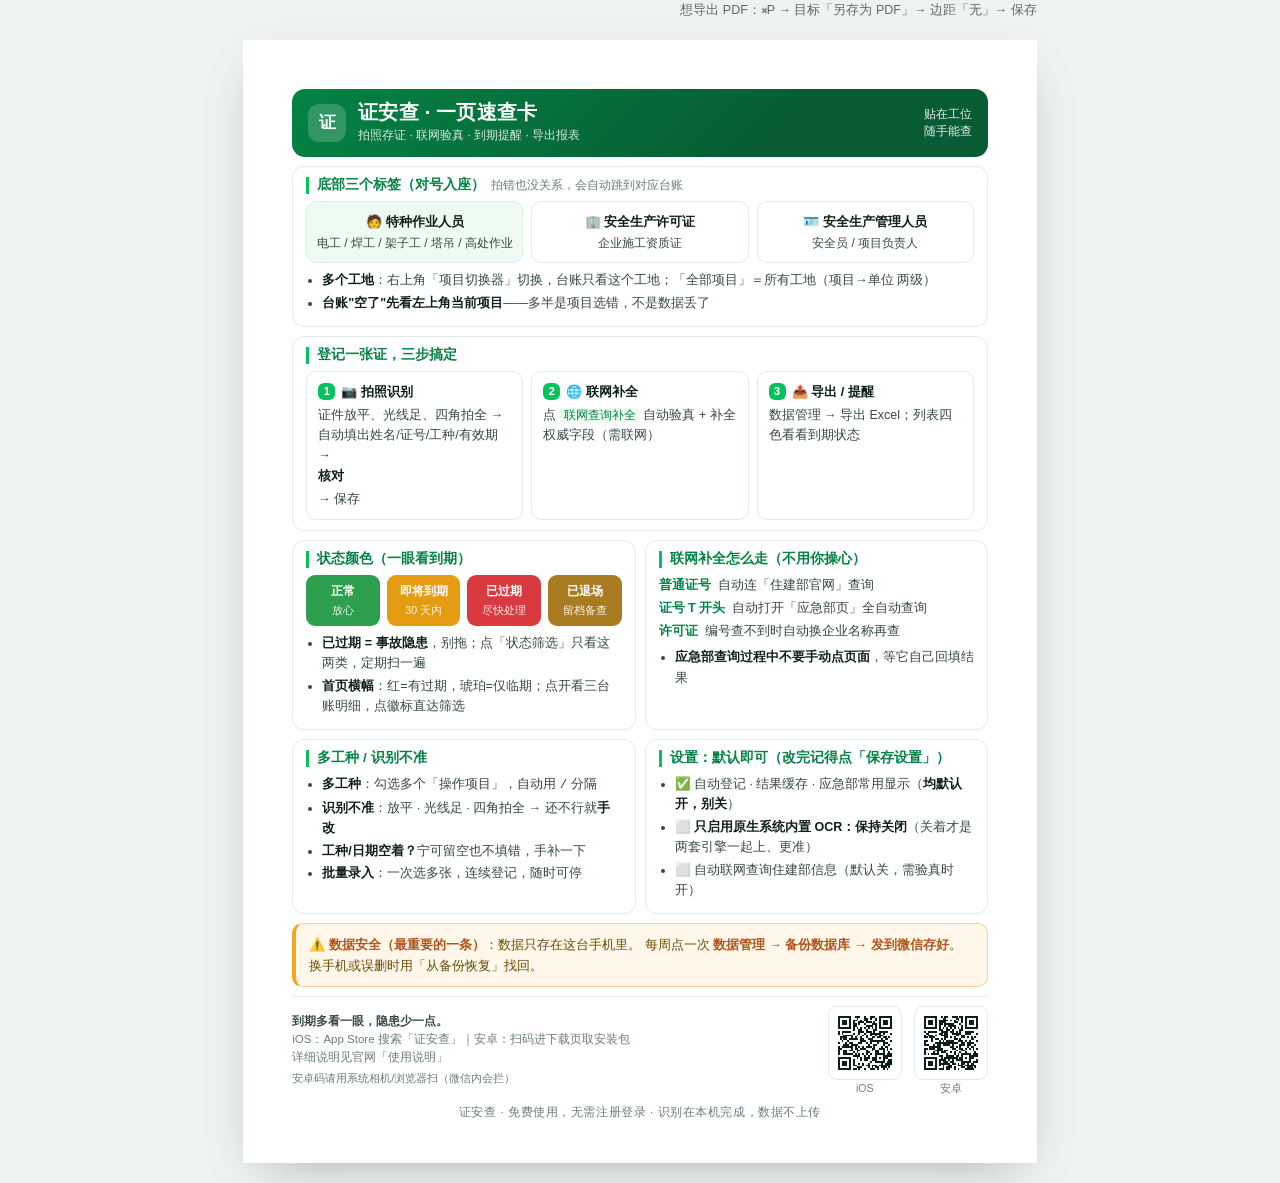
<file: materials/一页速查卡.html>
<!DOCTYPE html>
<html lang="zh-CN">
<head>
<meta charset="UTF-8">
<meta name="viewport" content="width=device-width, initial-scale=1">
<title>证安查 · 一页速查卡</title>
<link rel="icon" href="../assets/app-icon.png?v=4aa5a4d7">
<link rel="apple-touch-icon" href="../assets/app-icon.png?v=4aa5a4d7">
<style>
  /* ============ 证安查 · 一页速查卡（A4 单页） ============
     目标：打印/贴工位，一页看完所有高频操作
     版式：210×297mm，内容控制在 ~200mm 内，留白充足 */
  :root{
    --brand:#07c160; --brand-700:#048344; --brand-50:#eefbf3; --brand-100:#d6f5e3;
    --ink:#0c1f17; --ink-2:#35493f; --ink-3:#6b7d74; --line:#e3ece7;
    --warn:#f5a623; --danger:#e5484d; --retired:#b8892c;
  }
  *{box-sizing:border-box;margin:0;padding:0}
  body{
    font-family:-apple-system,BlinkMacSystemFont,"PingFang SC","Hiragino Sans GB","Microsoft YaHei",sans-serif;
    background:#eef2f0;color:var(--ink);line-height:1.62;font-size:13.5px;-webkit-font-smoothing:antialiased;
  }
  .sheet{
    width:210mm;min-height:297mm;margin:20px auto;background:#fff;padding:13mm 13mm 10mm;
    box-shadow:0 18px 50px -22px rgba(12,31,23,.35);
  }
  @media print{
    @page{size:A4;margin:0}
    body{background:#fff}
    .sheet{margin:0;width:auto;min-height:auto;box-shadow:none;padding:11mm 12mm 8mm}
    .hint{display:none !important}
    .blk{break-inside:avoid}
  }
  .hint{width:210mm;margin:0 auto 6px;font-size:12.5px;color:#5c6b64;text-align:right}
  @media print{.hint{display:none}}

  /* 抬头 */
  .head{
    display:flex;align-items:center;gap:12px;color:#fff;border-radius:13px;padding:11px 16px;
    background:linear-gradient(135deg,var(--brand-700),#075c33 70%);
  }
  .mark{width:38px;height:38px;border-radius:11px;background:rgba(255,255,255,.18);display:grid;place-items:center;
        font-weight:800;font-size:17px;flex:none}
  .head h1{font-size:20px;letter-spacing:.01em;line-height:1.2}
  .head .sub{font-size:12px;color:rgba(255,255,255,.85);margin-top:2px}
  .head .tag{margin-left:auto;font-size:11.5px;text-align:right;color:rgba(255,255,255,.9);line-height:1.45}

  .grid2{display:grid;grid-template-columns:1fr 1fr;gap:9px;margin-top:9px}

  .blk{border:1px solid var(--line);border-radius:12px;padding:10px 13px;margin-top:9px}
  .blk > h2{
    font-size:13.5px;color:var(--brand-700);margin-bottom:7px;padding-left:8px;
    border-left:3.5px solid var(--brand);line-height:1.25;display:flex;align-items:center;gap:6px;
  }
  .blk > h2 small{color:var(--ink-3);font-weight:400;font-size:11.5px}

  /* 三个标签 */
  .tabs{display:grid;grid-template-columns:repeat(3,1fr);gap:8px}
  .tab{border:1px solid var(--line);border-radius:10px;padding:9px 6px;text-align:center;font-size:12px;color:var(--ink-2)}
  .tab b{display:block;font-size:13px;color:var(--ink);margin-bottom:2px}
  .tab.worker{background:var(--brand-50);border-color:var(--brand-100)}

  /* 步骤 */
  .steps{display:grid;grid-template-columns:repeat(3,1fr);gap:8px}
  .step{border:1px solid var(--line);border-radius:10px;padding:9px 11px;font-size:12.5px;color:var(--ink-2)}
  .step b{display:flex;align-items:center;gap:6px;font-size:13px;color:var(--ink);margin-bottom:3px}
  .step .n{width:17px;height:17px;border-radius:6px;background:var(--brand);color:#fff;display:grid;place-items:center;
           font-size:11px;font-weight:800;flex:none}
  .step code{font-family:ui-monospace,Menlo,monospace;font-size:11.5px;background:var(--brand-50);color:var(--brand-700);
             padding:1px 4px;border-radius:4px}

  /* 状态色 */
  .colors{display:grid;grid-template-columns:repeat(4,1fr);gap:7px}
  .c{border-radius:9px;padding:7px 4px;text-align:center;color:#fff;font-size:12px;font-weight:700}
  .c span{display:block;font-size:10.5px;font-weight:400;opacity:.92;margin-top:1px}
  .c.g{background:#2e9e4f}.c.o{background:#e59b12}.c.r{background:#d93a3f}.c.y{background:#a97c22}

  /* 列表 */
  ul.tight{padding-left:16px;color:var(--ink-2);font-size:12.5px}
  ul.tight li{margin:2.5px 0}
  ul.tight b{color:var(--ink)}
  .kv{font-size:12.5px;color:var(--ink-2)}
  .kv div{display:flex;gap:7px;margin:3px 0}
  .kv i{font-style:normal;flex:none;color:var(--brand-700);font-weight:700}

  /* 警示 */
  .warn{
    margin-top:9px;background:#fff8ea;border:1px solid #f3d59b;border-left:4px solid var(--warn);
    border-radius:10px;padding:10px 13px;font-size:13px;color:#6b4a06;
  }
  .warn b{color:#b3521a}
  .note{margin-top:8px;text-align:center;font-size:11.5px;color:var(--ink-3);letter-spacing:.05em}

  /* 页脚 + 二维码 */
  .foot{display:flex;align-items:center;gap:12px;margin-top:9px;border-top:1px solid var(--line);padding-top:9px}
  .foot .t{flex:1;font-size:11.5px;color:var(--ink-3);line-height:1.55}
  .foot .t b{color:var(--ink-2)}
  .qr{width:74px;height:74px;flex:none;border:1px solid var(--line);border-radius:9px;padding:5px;display:grid;place-items:center;
      font-size:10px;color:var(--ink-3);text-align:center;line-height:1.3}
  .qr svg{width:100%;height:100%}

  /* 双二维码：iOS → App Store，安卓 → 下载落地页（各自独立，扫哪个装哪个） */
  .qrcol{display:flex;flex-direction:column;align-items:center;gap:2px;flex:none}
  .qrcap{font-size:10.5px;color:var(--ink-3);line-height:1.2}
</style>
</head>
<body>

<div class="hint">想导出 PDF：⌘P → 目标「另存为 PDF」→ 边距「无」→ 保存</div>

<div class="sheet">

  <div class="head">
    <div class="mark">证</div>
    <div>
      <h1>证安查 · 一页速查卡</h1>
      <div class="sub">拍照存证 · 联网验真 · 到期提醒 · 导出报表</div>
    </div>
    <div class="tag">贴在工位<br>随手能查</div>
  </div>

  <div class="blk">
    <h2>底部三个标签（对号入座）<small>拍错也没关系，会自动跳到对应台账</small></h2>
    <div class="tabs">
      <div class="tab worker"><b>🧑 特种作业人员</b>电工 / 焊工 / 架子工 / 塔吊 / 高处作业</div>
      <div class="tab"><b>🏢 安全生产许可证</b>企业施工资质证</div>
      <div class="tab"><b>🪪 安全生产管理人员</b>安全员 / 项目负责人</div>
    </div>
    <ul class="tight" style="margin-top:7px">
      <li><b>多个工地</b>：右上角「项目切换器」切换，台账只看这个工地；「全部项目」＝所有工地（项目→单位 两级）</li>
      <li><b>台账"空了"先看左上角当前项目</b>——多半是项目选错，不是数据丢了</li>
    </ul>
  </div>

  <div class="blk">
    <h2>登记一张证，三步搞定</h2>
    <div class="steps">
      <div class="step">
        <b><span class="n">1</span>📷 拍照识别</b>
        证件放平、光线足、四角拍全 → 自动填出姓名/证号/工种/有效期 → <b>核对</b> → 保存
      </div>
      <div class="step">
        <b><span class="n">2</span>🌐 联网补全</b>
        点 <code>联网查询补全</code> 自动验真 + 补全权威字段（需联网）
      </div>
      <div class="step">
        <b><span class="n">3</span>📤 导出 / 提醒</b>
        数据管理 → 导出 Excel；列表四色看看到期状态
      </div>
    </div>
  </div>

  <div class="grid2">
    <div class="blk" style="margin-top:0">
      <h2>状态颜色（一眼看到期）</h2>
      <div class="colors">
        <div class="c g">正常<span>放心</span></div>
        <div class="c o">即将到期<span>30 天内</span></div>
        <div class="c r">已过期<span>尽快处理</span></div>
        <div class="c y">已退场<span>留档备查</span></div>
      </div>
      <ul class="tight" style="margin-top:7px">
        <li><b>已过期 = 事故隐患</b>，别拖；点「状态筛选」只看这两类，定期扫一遍</li>
        <li><b>首页横幅</b>：红=有过期，琥珀=仅临期；点开看三台账明细，点徽标直达筛选</li>
      </ul>
    </div>

    <div class="blk" style="margin-top:0">
      <h2>联网补全怎么走（不用你操心）</h2>
      <div class="kv">
        <div><i>普通证号</i><span>自动连「住建部官网」查询</span></div>
        <div><i>证号 T 开头</i><span>自动打开「应急部页」全自动查询</span></div>
        <div><i>许可证</i><span>编号查不到时自动换企业名称再查</span></div>
      </div>
      <ul class="tight" style="margin-top:6px">
        <li><b>应急部查询过程中不要手动点页面</b>，等它自己回填结果</li>
      </ul>
    </div>
  </div>

  <div class="grid2">
    <div class="blk" style="margin-top:0">
      <h2>多工种 / 识别不准</h2>
      <ul class="tight">
        <li><b>多工种</b>：勾选多个「操作项目」，自动用 <code>/</code> 分隔</li>
        <li><b>识别不准</b>：放平 · 光线足 · 四角拍全 → 还不行就<b>手改</b></li>
        <li><b>工种/日期空着？</b>宁可留空也不填错，手补一下</li>
        <li><b>批量录入</b>：一次选多张，连续登记，随时可停</li>
      </ul>
    </div>
    <div class="blk" style="margin-top:0">
      <h2>设置：默认即可（改完记得点「保存设置」）</h2>
      <ul class="tight">
        <li>✅ 自动登记 · 结果缓存 · 应急部常用显示（<b>均默认开，别关</b>）</li>
        <li>⬜ <b>只启用原生系统内置 OCR：保持关闭</b>（关着才是两套引擎一起上、更准）</li>
        <li>⬜ 自动联网查询住建部信息（默认关，需验真时开）</li>
      </ul>
    </div>
  </div>

  <div class="warn">
    ⚠️ <b>数据安全（最重要的一条）</b>：数据只存在这台手机里。
    每周点一次 <b>数据管理 → 备份数据库 → 发到微信存好</b>。换手机或误删时用「从备份恢复」找回。
  </div>

  <div class="foot">
    <div class="t">
      <b>到期多看一眼，隐患少一点。</b><br>
      iOS：App Store 搜索「证安查」｜安卓：扫码进下载页取安装包<br>详细说明见官网「使用说明」
      <div id="qrtip" style="margin-top:3px;color:var(--ink-3);font-size:11px">安卓码请用系统相机/浏览器扫（微信内会拦）</div>
    </div>
    <div class="qrcol">
      <div class="qr" id="qr">App Store<br>搜索<br>「证安查」</div>
      <div class="qrcap">iOS</div>
    </div>
    <div class="qrcol">
      <div class="qr" id="qr-and">安卓<br>扫码下载</div>
      <div class="qrcap">安卓</div>
    </div>
  </div>

  <div class="note">证安查 · 免费使用，无需注册登录 · 识别在本机完成，数据不上传</div>

</div>

<script src="../assets/config.js?v=4aa5a4d7" onerror="void 0"></script>
<script src="../assets/qr.js?v=4aa5a4d7" onerror="void 0"></script>
<script>
(function(){
  var C = window.ZAC_CONFIG || {};
  // 两个码各指一处：iOS 直接进 App Store，安卓进下载落地页（国内直连）。
  // 都是绝对地址，所以从 file:// 打印出来也是能扫的真码。
  function draw(id, url, fallback){
    var el = document.getElementById(id);
    if (!el) return;
    if (!window.QR || !url) { el.innerHTML = fallback; return; }
    try {
      el.innerHTML = window.QR.svg(url, {quiet:2, dark:'#0b1f16', light:'#ffffff'});
      el.title = url;
    } catch(e) { el.innerHTML = fallback; }
  }
  draw('qr',     C.iosUrl,     'App Store<br>搜索<br>「证安查」');
  draw('qr-and', C.androidPath, '安卓<br>见官网');
})();
</script>
</body>
</html>
</file>
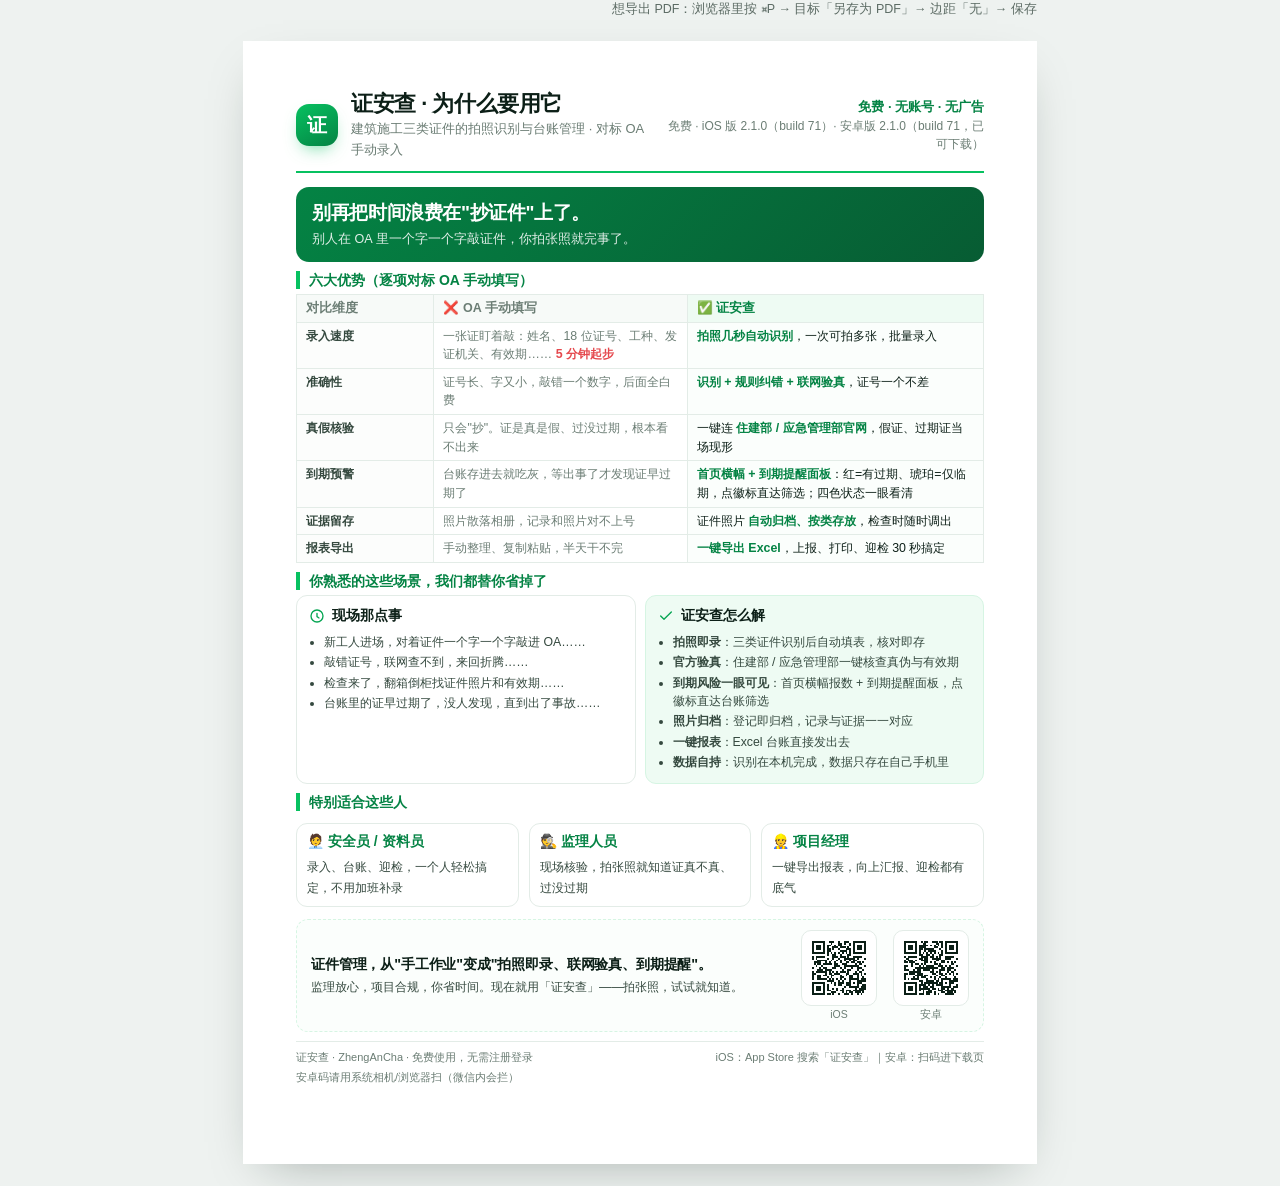
<file: materials/推广卖点.html>
<!DOCTYPE html>
<html lang="zh-CN">
<head>
<meta charset="UTF-8">
<meta name="viewport" content="width=device-width, initial-scale=1">
<title>证安查 · 推广卖点（对标 OA 手动录入）</title>
<link rel="icon" href="../assets/app-icon.png?v=4aa5a4d7">
<link rel="apple-touch-icon" href="../assets/app-icon.png?v=4aa5a4d7">
<style>
  /* ============ 证安查 · 推广卖点单页 ============
     设计：A4 单页/双页可打印，屏幕上居中成"纸张"效果
     零外部依赖（字体用系统栈，图标用内联 SVG） */
  :root{
    --brand:#07c160; --brand-600:#05a552; --brand-700:#048344;
    --brand-50:#eefbf3; --brand-100:#d6f5e3;
    --ink:#0c1f17; --ink-2:#35493f; --ink-3:#6b7d74;
    --line:#e3ece7; --warn:#f5a623; --danger:#e5484d;
  }
  *{box-sizing:border-box;margin:0;padding:0}
  body{
    font-family:-apple-system,BlinkMacSystemFont,"PingFang SC","Hiragino Sans GB","Microsoft YaHei",sans-serif;
    color:var(--ink); background:#eef2f0; line-height:1.55; font-size:14px;
    -webkit-font-smoothing:antialiased;
  }
  .sheet{
    width:210mm; min-height:297mm; margin:22px auto; background:#fff; padding:13mm 14mm 11mm;
    box-shadow:0 18px 50px -22px rgba(12,31,23,.35);
  }
  @media print{
    @page{size:A4;margin:0}
    body{background:#fff}
    .sheet{margin:0;box-shadow:none;width:auto;min-height:auto;padding:11mm 12mm 9mm}
    .screen-only{display:none !important}
    .card,.box,.cmp tr{break-inside:avoid}
  }

  /* 抬头 */
  .head{display:flex;align-items:center;gap:13px;padding-bottom:11px;border-bottom:2px solid var(--brand)}
  .mark{
    width:42px;height:42px;border-radius:13px;background:linear-gradient(150deg,var(--brand),var(--brand-700));
    color:#fff;display:grid;place-items:center;font-weight:800;font-size:20px;flex:none;
    box-shadow:0 8px 18px -8px rgba(7,193,96,.7);
  }
  .head h1{font-size:21.5px;letter-spacing:-.02em;line-height:1.25}
  .head p{color:var(--ink-3);font-size:13px;margin-top:2px}
  .head .ver{margin-left:auto;text-align:right;font-size:12px;color:var(--ink-3);line-height:1.5}
  .head .ver b{color:var(--brand-700);font-size:13px}

  /* 硬广一句 */
  .punch{
    margin-top:14px;background:linear-gradient(135deg,var(--brand-700),#075c33);color:#fff;
    border-radius:13px;padding:12px 16px;
  }
  .punch b{display:block;font-size:19px;letter-spacing:-.02em;line-height:1.45}
  .punch span{display:block;margin-top:4px;font-size:12.6px;color:rgba(255,255,255,.88)}

  h2.sec{
    font-size:14px;color:var(--brand-700);margin:9px 0 5px;padding-left:9px;
    border-left:4px solid var(--brand);line-height:1.3;
  }

  /* 对比表 */
  table.cmp{width:100%;border-collapse:collapse;font-size:12.4px;line-height:1.5}
  table.cmp th,table.cmp td{border:1px solid var(--line);padding:4px 9px;vertical-align:top;text-align:left}
  table.cmp thead th{background:#f7faf8;font-size:12.5px;color:var(--ink-3);font-weight:650}
  table.cmp thead th.new{background:var(--brand-50);color:var(--brand-700)}
  table.cmp td.dim{width:20%;font-weight:650;background:#fcfdfc;color:var(--ink-2)}
  table.cmp td.old{color:var(--ink-3)}
  table.cmp td.new{background:#fbfefc;color:var(--ink)}
  .bad{color:var(--danger);font-weight:700}
  .good{color:var(--brand-700);font-weight:700}

  /* 场景 / 人群 */
  .cols{display:grid;grid-template-columns:1fr 1fr;gap:9px}
  .card{border:1px solid var(--line);border-radius:11px;padding:9px 12px}
  .card h3{font-size:14px;margin-bottom:6px;display:flex;align-items:center;gap:7px}
  .card h3 svg{width:16px;height:16px;color:var(--brand-600)}
  .card ul{padding-left:15px;color:var(--ink-2);font-size:12.3px;line-height:1.5}
  .card li{margin:2px 0}
  .card.hi{background:var(--brand-50);border-color:var(--brand-100)}

  /* 三条结论 */
  .three{display:grid;grid-template-columns:repeat(3,1fr);gap:10px;margin-top:12px}
  .three div{border:1px solid var(--line);border-radius:11px;padding:7px 10px}
  .three b{display:block;font-size:14px;color:var(--brand-700);margin-bottom:3px}
  .three span{font-size:11.8px;color:var(--ink-2)}

  /* 结尾 */
  .end{
    margin-top:12px;border:1.5px dashed var(--brand-100);border-radius:12px;padding:10px 14px;
    display:flex;align-items:center;gap:16px;background:#fbfefc;
  }
  .end .t{flex:1}
  .end b{font-size:14.4px;display:block;letter-spacing:-.01em}
  .end span{font-size:12.2px;color:var(--ink-2)}
  .qr{width:76px;height:76px;flex:none;background:#fff;border:1px solid var(--line);border-radius:10px;
      padding:6px;display:grid;place-items:center}
  .qr svg{width:100%;height:100%}
  .qr .ph{font-size:10.5px;color:var(--ink-3);text-align:center;line-height:1.35}
  .foot{margin-top:9px;padding-top:7px;border-top:1px solid var(--line);
        font-size:11px;color:var(--ink-3);display:flex;justify-content:space-between;gap:10px}
  .hint{width:210mm;margin:0 auto 6px;font-size:12.5px;color:#5c6b64;text-align:right}
  @media print{.hint{display:none}}

  /* 双二维码：iOS → App Store，安卓 → 下载落地页（各自独立，扫哪个装哪个） */
  .qrcol{display:flex;flex-direction:column;align-items:center;gap:2px;flex:none}
  .qrcap{font-size:10.5px;color:var(--ink-3);line-height:1.2}
</style>
</head>
<body>

<div class="hint">想导出 PDF：浏览器里按 ⌘P → 目标「另存为 PDF」→ 边距「无」→ 保存</div>

<div class="sheet">

  <div class="head">
    <div class="mark">证</div>
    <div>
      <h1>证安查 · 为什么要用它</h1>
      <p>建筑施工三类证件的拍照识别与台账管理 · 对标 OA 手动录入</p>
    </div>
    <div class="ver">
      <b>免费 · 无账号 · 无广告</b><br>
      免费 · iOS 版 2.1.0（build 71）· 安卓版 2.1.0（build 71，已可下载）
    </div>
  </div>

  <div class="punch">
    <b>别再把时间浪费在"抄证件"上了。</b>
    <span>别人在 OA 里一个字一个字敲证件，你拍张照就完事了。</span>
  </div>

  <h2 class="sec">六大优势（逐项对标 OA 手动填写）</h2>
  <table class="cmp">
    <thead>
      <tr><th style="width:20%">对比维度</th><th>❌ OA 手动填写</th><th class="new">✅ 证安查</th></tr>
    </thead>
    <tbody>
      <tr>
        <td class="dim">录入速度</td>
        <td class="old">一张证盯着敲：姓名、18 位证号、工种、发证机关、有效期…… <span class="bad">5 分钟起步</span></td>
        <td class="new"><span class="good">拍照几秒自动识别</span>，一次可拍多张，批量录入</td>
      </tr>
      <tr>
        <td class="dim">准确性</td>
        <td class="old">证号长、字又小，敲错一个数字，后面全白费</td>
        <td class="new"><span class="good">识别 + 规则纠错 + 联网验真</span>，证号一个不差</td>
      </tr>
      <tr>
        <td class="dim">真假核验</td>
        <td class="old">只会"抄"。证是真是假、过没过期，根本看不出来</td>
        <td class="new">一键连 <span class="good">住建部 / 应急管理部官网</span>，假证、过期证当场现形</td>
      </tr>
      <tr>
        <td class="dim">到期预警</td>
        <td class="old">台账存进去就吃灰，等出事了才发现证早过期了</td>
        <td class="new"><span class="good">首页横幅 + 到期提醒面板</span>：红=有过期、琥珀=仅临期，点徽标直达筛选；四色状态一眼看清</td>
      </tr>
      <tr>
        <td class="dim">证据留存</td>
        <td class="old">照片散落相册，记录和照片对不上号</td>
        <td class="new">证件照片 <span class="good">自动归档、按类存放</span>，检查时随时调出</td>
      </tr>
      <tr>
        <td class="dim">报表导出</td>
        <td class="old">手动整理、复制粘贴，半天干不完</td>
        <td class="new"><span class="good">一键导出 Excel</span>，上报、打印、迎检 30 秒搞定</td>
      </tr>
    </tbody>
  </table>

  <h2 class="sec">你熟悉的这些场景，我们都替你省掉了</h2>
  <div class="cols">
    <div class="card">
      <h3><svg viewBox="0 0 24 24" fill="none" stroke="currentColor" stroke-width="2" stroke-linecap="round"><circle cx="12" cy="12" r="9"/><path d="M12 8v5l3 2"/></svg>现场那点事</h3>
      <ul>
        <li>新工人进场，对着证件一个字一个字敲进 OA……</li>
        <li>敲错证号，联网查不到，来回折腾……</li>
        <li>检查来了，翻箱倒柜找证件照片和有效期……</li>
        <li>台账里的证早过期了，没人发现，直到出了事故……</li>
      </ul>
    </div>
    <div class="card hi">
      <h3><svg viewBox="0 0 24 24" fill="none" stroke="currentColor" stroke-width="2" stroke-linecap="round" stroke-linejoin="round"><path d="M20 6L9 17l-5-5"/></svg>证安查怎么解</h3>
      <ul>
        <li><b>拍照即录</b>：三类证件识别后自动填表，核对即存</li>
        <li><b>官方验真</b>：住建部 / 应急管理部一键核查真伪与有效期</li>
        <li><b>到期风险一眼可见</b>：首页横幅报数 + 到期提醒面板，点徽标直达台账筛选</li>
        <li><b>照片归档</b>：登记即归档，记录与证据一一对应</li>
        <li><b>一键报表</b>：Excel 台账直接发出去</li>
        <li><b>数据自持</b>：识别在本机完成，数据只存在自己手机里</li>
      </ul>
    </div>
  </div>

  <h2 class="sec">特别适合这些人</h2>
  <div class="three">
    <div><b>🧑‍💼 安全员 / 资料员</b><span>录入、台账、迎检，一个人轻松搞定，不用加班补录</span></div>
    <div><b>🕵️ 监理人员</b><span>现场核验，拍张照就知道证真不真、过没过期</span></div>
    <div><b>👷 项目经理</b><span>一键导出报表，向上汇报、迎检都有底气</span></div>
  </div>

  <div class="end">
    <div class="t">
      <b>证件管理，从"手工作业"变成"拍照即录、联网验真、到期提醒"。</b>
      <span>监理放心，项目合规，你省时间。现在就用「证安查」——拍张照，试试就知道。</span>
    </div>
    <div class="qrcol">
      <div class="qr" id="qr">App Store<br>搜索<br>「证安查」</div>
      <div class="qrcap">iOS</div>
    </div>
    <div class="qrcol">
      <div class="qr" id="qr-and">安卓<br>扫码下载</div>
      <div class="qrcap">安卓</div>
    </div>
  </div>

  <div class="foot">
    <span>证安查 · ZhengAnCha · 免费使用，无需注册登录</span>
    <span>iOS：App Store 搜索「证安查」｜安卓：扫码进下载页</span>
  </div>
  <div id="qrtip" style="margin-top:3px;color:var(--ink-3);font-size:11px">安卓码请用系统相机/浏览器扫（微信内会拦）</div>


</div>

<!-- 二维码：从官网目录复用同一套生成器（含配置）；离线/无脚本时退化为文字提示 -->
<script src="../assets/config.js?v=4aa5a4d7" onerror="void 0"></script>
<script src="../assets/qr.js?v=4aa5a4d7" onerror="void 0"></script>
<script>
(function(){
  var C = window.ZAC_CONFIG || {};
  // 两个码各指一处：iOS 直接进 App Store，安卓进下载落地页（国内直连）。
  // 都是绝对地址，所以从 file:// 打印出来也是能扫的真码。
  function draw(id, url, fallback){
    var el = document.getElementById(id);
    if (!el) return;
    if (!window.QR || !url) { el.innerHTML = fallback; return; }
    try {
      el.innerHTML = window.QR.svg(url, {quiet:2, dark:'#0b1f16', light:'#ffffff'});
      el.title = url;
    } catch(e) { el.innerHTML = fallback; }
  }
  draw('qr',     C.iosUrl,     'App Store<br>搜索<br>「证安查」');
  draw('qr-and', C.androidPath, '安卓<br>见官网');
})();
</script>
</body>
</html>
</file>
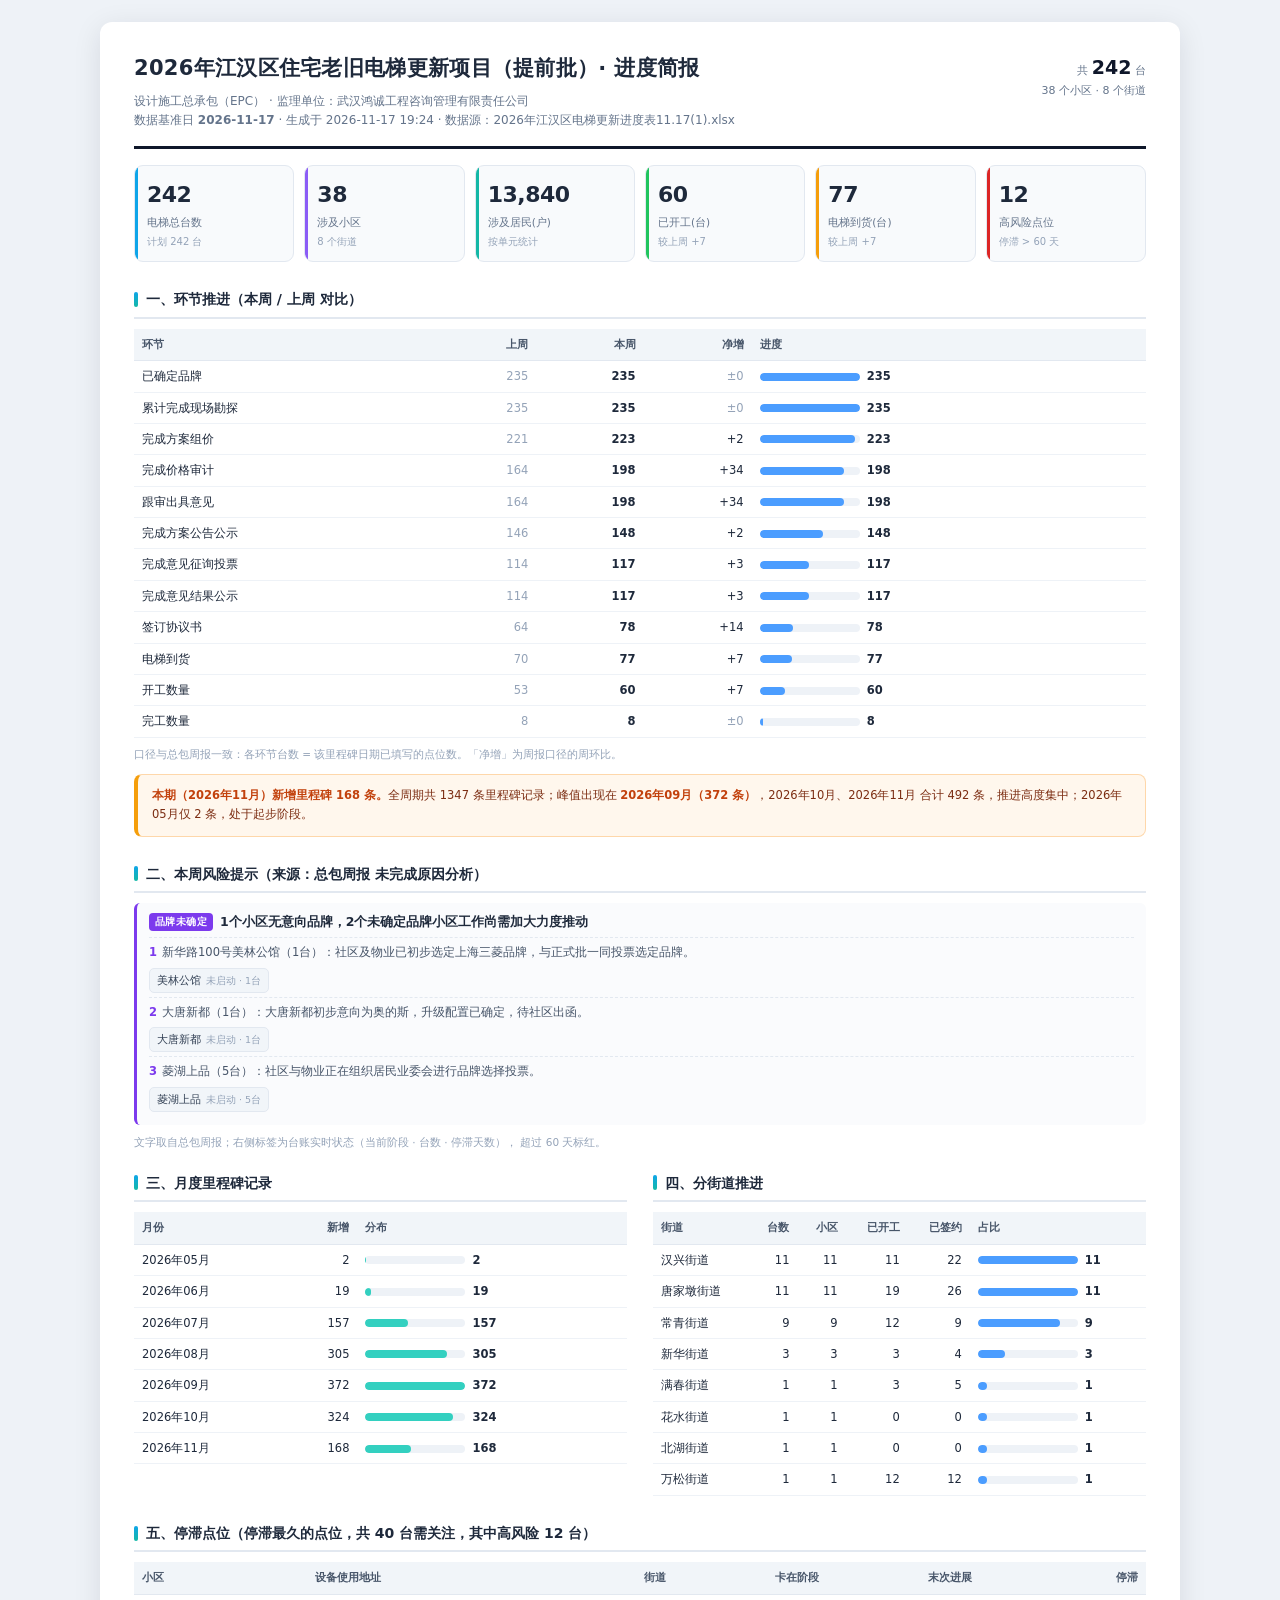
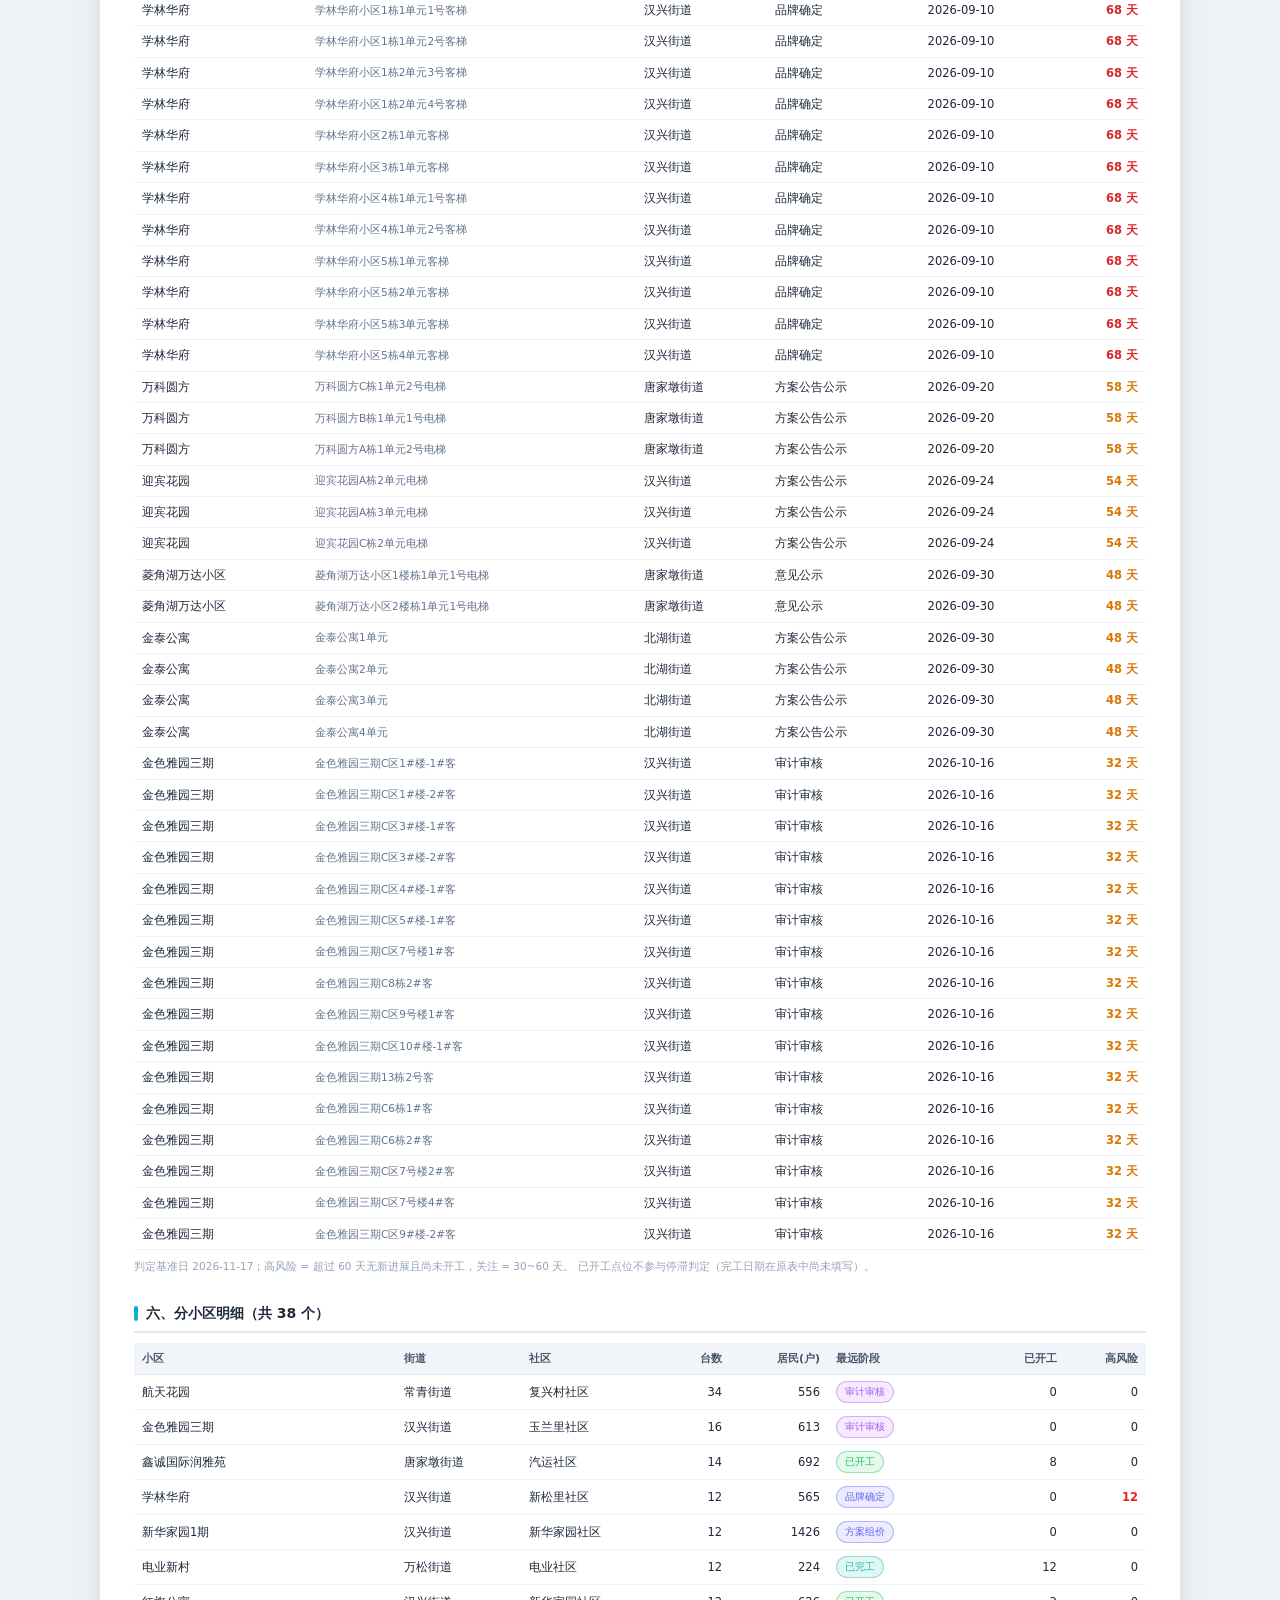
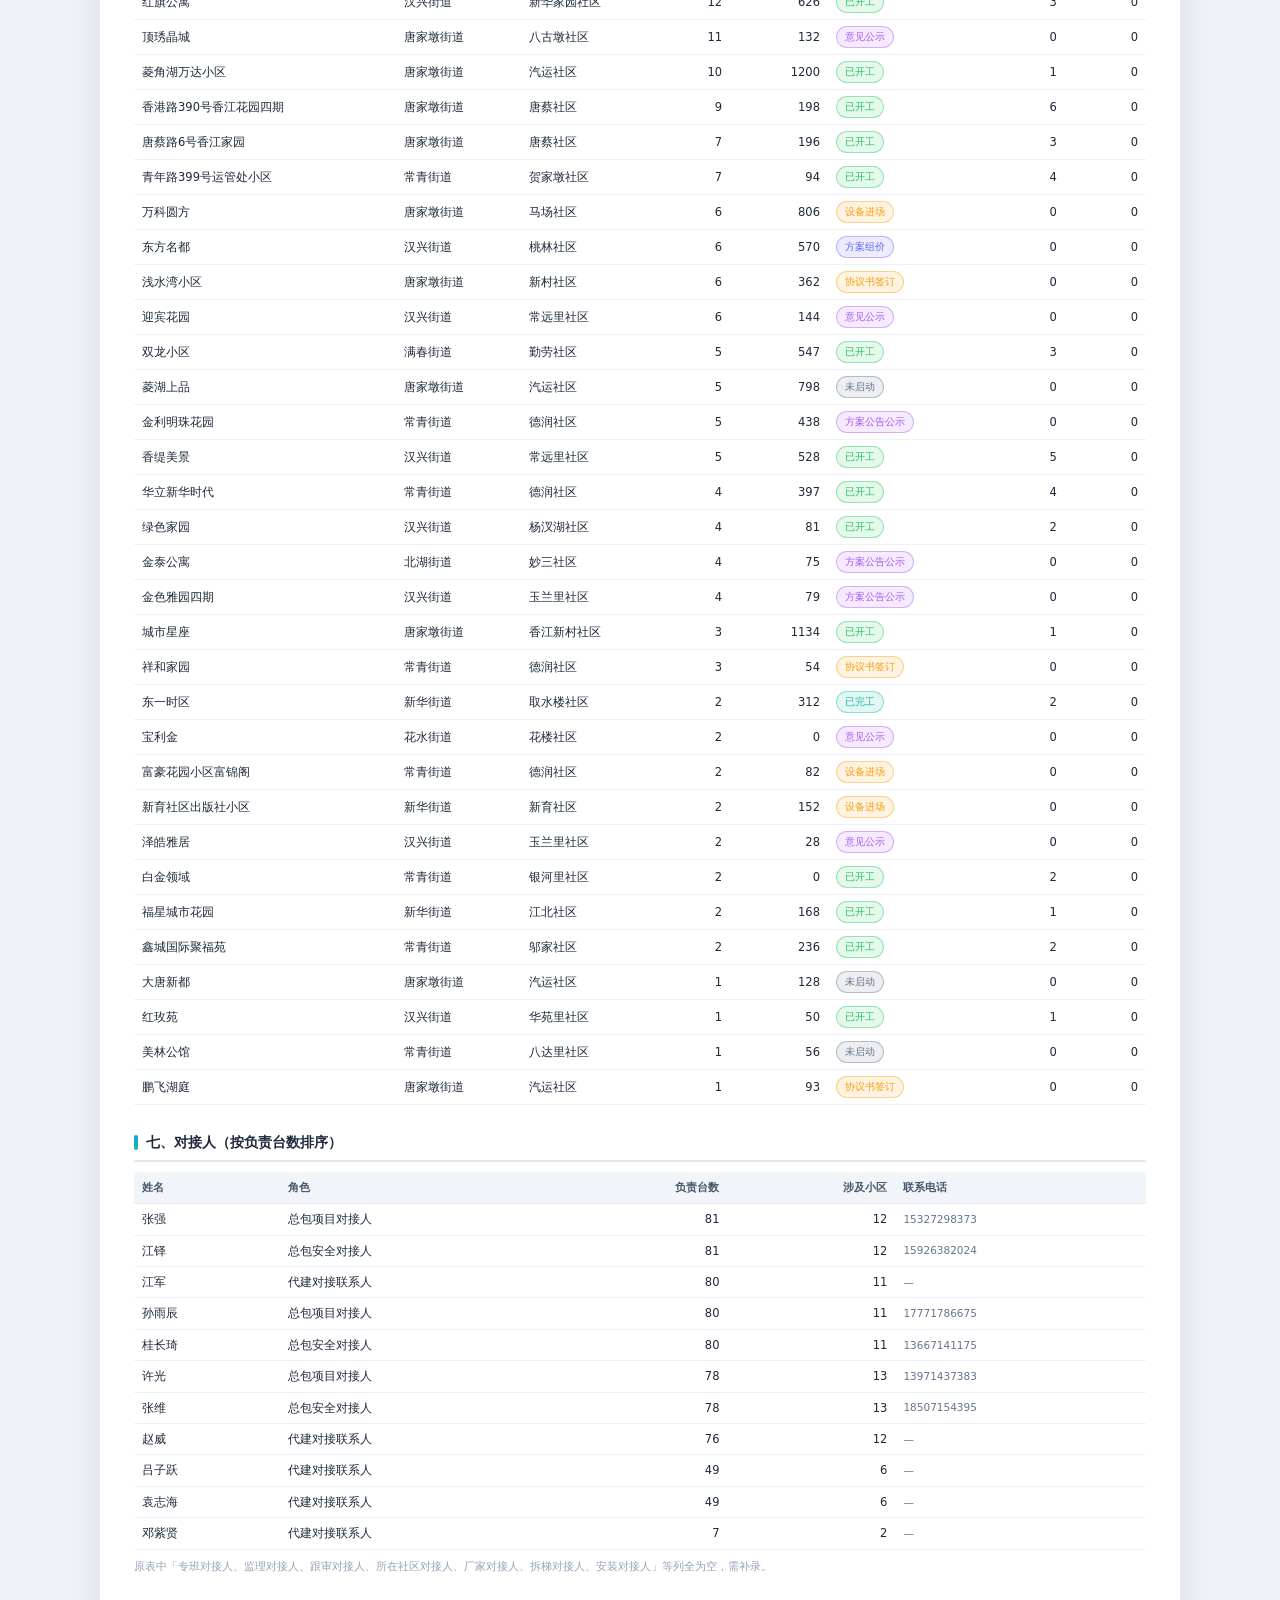
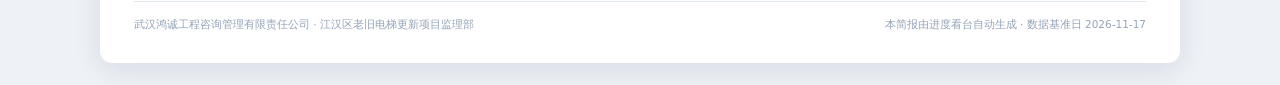
<file: dainti/reports/weekly.html>
<!DOCTYPE html>
<html lang="zh-CN"><head><meta charset="utf-8">
<title>进度简报 · 江汉区老旧电梯更新项目（提前批）</title>
<style>
*{box-sizing:border-box;margin:0;padding:0}
body{font-family:"PingFang SC","Hiragino Sans GB","Microsoft YaHei",system-ui,sans-serif;
  background:#eef2f7;color:#1e293b;font-size:12.5px;line-height:1.6;padding:22px}
.page{max-width:1080px;margin:0 auto;background:#fff;border-radius:12px;padding:30px 34px;
  box-shadow:0 6px 28px rgba(15,23,42,.10)}
h1{font-size:21px;font-weight:700;letter-spacing:.3px}
h2{font-size:14px;font-weight:700;margin:26px 0 10px;padding-bottom:6px;border-bottom:2px solid #e2e8f0;
  display:flex;align-items:center;gap:8px}
h2::before{content:"";width:4px;height:15px;border-radius:2px;background:linear-gradient(180deg,#0ea5e9,#14b8a6)}
.sub{color:#64748b;font-size:12px;margin-top:6px}
.head{display:flex;justify-content:space-between;align-items:flex-start;gap:20px;
  padding-bottom:16px;border-bottom:3px solid #0f172a}
.kpis{display:grid;grid-template-columns:repeat(6,1fr);gap:10px;margin-top:16px}
.kpi{background:#f8fafc;border:1px solid #e2e8f0;border-radius:9px;padding:11px 12px;position:relative;overflow:hidden}
.kpi::after{content:"";position:absolute;left:0;top:0;bottom:0;width:3px;background:var(--c,#0ea5e9)}
.kpi b{display:block;font-size:22px;font-weight:700;letter-spacing:-.5px;font-variant-numeric:tabular-nums}
.kpi span{font-size:10.5px;color:#64748b}
.kpi em{font-style:normal;font-size:10px;color:#94a3b8;display:block;margin-top:2px}
table{width:100%;border-collapse:collapse;font-size:11.5px}
th{text-align:left;font-weight:600;color:#475569;background:#f1f5f9;padding:7px 8px;font-size:11px;
  border-bottom:1px solid #e2e8f0;white-space:nowrap}
td{padding:6px 8px;border-bottom:1px solid #eef2f7;vertical-align:middle}
td.n,th.n{text-align:right;font-variant-numeric:tabular-nums;white-space:nowrap}
td.mut,.mut{color:#94a3b8}
td.sm{font-size:10.5px;color:#64748b}
td.warn{color:#d97706;font-weight:700}
tr:hover td{background:#f8fafc}
.bar{display:inline-block;width:100px;height:8px;border-radius:5px;background:#eef2f7;
  overflow:hidden;vertical-align:middle;margin-right:7px}
.bar i{display:block;height:100%;border-radius:5px}
.barnum{font-variant-numeric:tabular-nums;font-size:11.5px}
.pill{display:inline-block;font-size:10px;padding:2px 8px;border-radius:20px;color:var(--c);
  background:color-mix(in srgb,var(--c) 12%,transparent);border:1px solid color-mix(in srgb,var(--c) 40%,transparent);
  white-space:nowrap}
.two{display:grid;grid-template-columns:1fr 1fr;gap:26px}
.callout{background:#fff7ed;border:1px solid #fed7aa;border-left:4px solid #f59e0b;
  border-radius:8px;padding:11px 14px;font-size:11.5px;color:#7c2d12;margin-top:10px;line-height:1.7}
.callout b{color:#c2410c}
.note{font-size:10.5px;color:#94a3b8;margin-top:8px;line-height:1.7}
footer{margin-top:26px;padding-top:14px;border-top:1px solid #e2e8f0;color:#94a3b8;font-size:10.5px;
  display:flex;justify-content:space-between}
@media print{
  body{background:#fff;padding:0;font-size:11px}
  .page{box-shadow:none;border-radius:0;padding:0 8mm;max-width:none}
  h2{page-break-after:avoid} table{page-break-inside:auto} tr{page-break-inside:avoid}
  .noprint{display:none}
}

.alr{--c:#64748b;border-left:3px solid var(--c);background:#fafbfd;border-radius:6px;
  padding:9px 12px;margin-bottom:9px}
.alr-hd{font-size:12.5px;font-weight:600;color:#1e293b;margin-bottom:5px;line-height:1.6}
.alr-cat{display:inline-block;font-size:10px;font-weight:700;letter-spacing:.4px;color:#fff;
  background:var(--c);border-radius:4px;padding:1px 6px;margin-right:7px;vertical-align:1px}
.alr-item{font-size:11.5px;line-height:1.8;color:#475569;padding:4px 0;
  border-top:1px dashed #e2e8f0}
.alr-item:first-of-type{border-top:0}
.alr-no{font-style:normal;font-weight:700;color:var(--c);margin-right:5px}
.alr-tags{margin-top:5px;display:flex;flex-wrap:wrap;gap:6px}
.tag{display:inline-flex;align-items:baseline;gap:5px;font-size:10.5px;color:#334155;
  background:#f1f5f9;border:1px solid #e2e8f0;border-radius:5px;padding:2px 7px}
.tag em{font-style:normal;color:#94a3b8;font-size:9.5px}
.tag.warn{background:#fef2f2;border-color:#fecaca;color:#b91c1c}
.tag.warn em{color:#dc2626;font-weight:600}
</style></head><body><div class="page">

<div class="head">
  <div>
    <h1>2026年江汉区住宅老旧电梯更新项目（提前批）· 进度简报</h1>
    <div class="sub">设计施工总承包（EPC） · 监理单位：武汉鸿诚工程咨询管理有限责任公司<br>
      数据基准日 <b>2026-11-17</b> · 生成于 2026-11-17 19:24 · 数据源：2026年江汉区电梯更新进度表11.17(1).xlsx</div>
  </div>
  <div style="text-align:right;color:#64748b;font-size:11px;white-space:nowrap">
    共 <b style="font-size:19px;color:#0f172a">242</b> 台<br>
    38 个小区 · 8 个街道
  </div>
</div>

<div class="kpis">
  <div class="kpi" style="--c:#0ea5e9"><b>242</b><span>电梯总台数</span><em>计划 242 台</em></div>
  <div class="kpi" style="--c:#8b5cf6"><b>38</b><span>涉及小区</span><em>8 个街道</em></div>
  <div class="kpi" style="--c:#14b8a6"><b>13,840</b><span>涉及居民(户)</span><em>按单元统计</em></div>
  <div class="kpi" style="--c:#22c55e"><b>60</b><span>已开工(台)</span>
    <em>较上周 +7</em></div>
  <div class="kpi" style="--c:#f59e0b"><b>77</b><span>电梯到货(台)</span>
    <em>较上周 +7</em></div>
  <div class="kpi" style="--c:#dc2626"><b>12</b><span>高风险点位</span><em>停滞 &gt; 60 天</em></div>
</div>

<h2>一、环节推进（本周 / 上周 对比）</h2>
<table><thead><tr><th>环节</th><th class="n">上周</th><th class="n">本周</th>
  <th class="n">净增</th><th>进度</th></tr></thead>
<tbody><tr><td>已确定品牌</td><td class='n mut'>235</td><td class='n'><b>235</b></td><td class='n mut'>±0</td><td><span class="bar"><i style="width:100.0%;background:#4b9dff"></i></span><b class="barnum">235</b></td></tr>
<tr><td>累计完成现场勘探</td><td class='n mut'>235</td><td class='n'><b>235</b></td><td class='n mut'>±0</td><td><span class="bar"><i style="width:100.0%;background:#4b9dff"></i></span><b class="barnum">235</b></td></tr>
<tr><td>完成方案组价</td><td class='n mut'>221</td><td class='n'><b>223</b></td><td class='n up'>+2</td><td><span class="bar"><i style="width:94.9%;background:#4b9dff"></i></span><b class="barnum">223</b></td></tr>
<tr><td>完成价格审计</td><td class='n mut'>164</td><td class='n'><b>198</b></td><td class='n up'>+34</td><td><span class="bar"><i style="width:84.3%;background:#4b9dff"></i></span><b class="barnum">198</b></td></tr>
<tr><td>跟审出具意见</td><td class='n mut'>164</td><td class='n'><b>198</b></td><td class='n up'>+34</td><td><span class="bar"><i style="width:84.3%;background:#4b9dff"></i></span><b class="barnum">198</b></td></tr>
<tr><td>完成方案公告公示</td><td class='n mut'>146</td><td class='n'><b>148</b></td><td class='n up'>+2</td><td><span class="bar"><i style="width:63.0%;background:#4b9dff"></i></span><b class="barnum">148</b></td></tr>
<tr><td>完成意见征询投票</td><td class='n mut'>114</td><td class='n'><b>117</b></td><td class='n up'>+3</td><td><span class="bar"><i style="width:49.8%;background:#4b9dff"></i></span><b class="barnum">117</b></td></tr>
<tr><td>完成意见结果公示</td><td class='n mut'>114</td><td class='n'><b>117</b></td><td class='n up'>+3</td><td><span class="bar"><i style="width:49.8%;background:#4b9dff"></i></span><b class="barnum">117</b></td></tr>
<tr><td>签订协议书</td><td class='n mut'>64</td><td class='n'><b>78</b></td><td class='n up'>+14</td><td><span class="bar"><i style="width:33.2%;background:#4b9dff"></i></span><b class="barnum">78</b></td></tr>
<tr><td>电梯到货</td><td class='n mut'>70</td><td class='n'><b>77</b></td><td class='n up'>+7</td><td><span class="bar"><i style="width:32.8%;background:#4b9dff"></i></span><b class="barnum">77</b></td></tr>
<tr><td>开工数量</td><td class='n mut'>53</td><td class='n'><b>60</b></td><td class='n up'>+7</td><td><span class="bar"><i style="width:25.5%;background:#4b9dff"></i></span><b class="barnum">60</b></td></tr>
<tr><td>完工数量</td><td class='n mut'>8</td><td class='n'><b>8</b></td><td class='n mut'>±0</td><td><span class="bar"><i style="width:3.4%;background:#4b9dff"></i></span><b class="barnum">8</b></td></tr></tbody></table>
<div class="note">口径与总包周报一致：各环节台数 = 该里程碑日期已填写的点位数。「净增」为周报口径的周环比。</div>

<div class="callout"><b>本期（2026年11月）新增里程碑 168 条。</b>全周期共 1347 条里程碑记录；峰值出现在 <b>2026年09月（372 条）</b>，2026年10月、2026年11月 合计 492 条，推进高度集中；2026年05月仅 2 条，处于起步阶段。</div>

<h2>二、本周风险提示（来源：总包周报 未完成原因分析）</h2>
<div class='alr' style='--c:#7c3aed'><div class='alr-hd'><span class='alr-cat'>品牌未确定</span>1个小区无意向品牌，2个未确定品牌小区工作尚需加大力度推动</div><div class='alr-item'><i class=alr-no>1</i>新华路100号美林公馆（1台）：社区及物业已初步选定上海三菱品牌，与正式批一同投票选定品牌。<div class=alr-tags><span class='tag'>美林公馆<em>未启动 · 1台</em></span></div></div><div class='alr-item'><i class=alr-no>2</i>大唐新都（1台）：大唐新都初步意向为奥的斯，升级配置已确定，待社区出函。<div class=alr-tags><span class='tag'>大唐新都<em>未启动 · 1台</em></span></div></div><div class='alr-item'><i class=alr-no>3</i>菱湖上品（5台）：社区与物业正在组织居民业委会进行品牌选择投票。<div class=alr-tags><span class='tag'>菱湖上品<em>未启动 · 5台</em></span></div></div></div>
<div class="note">文字取自总包周报；右侧标签为台账实时状态（当前阶段 · 台数 · 停滞天数），
超过 60 天标红。</div>

<div class="two" style="margin-top:20px">
  <div>
    <h2 style="margin-top:0">三、月度里程碑记录</h2>
    <table><thead><tr><th>月份</th><th class="n">新增</th><th>分布</th></tr></thead>
    <tbody><tr><td>2026年05月</td><td class='n'>2</td><td><span class="bar"><i style="width:0.5%;background:#33d0c0"></i></span><b class="barnum">2</b></td></tr>
<tr><td>2026年06月</td><td class='n'>19</td><td><span class="bar"><i style="width:5.1%;background:#33d0c0"></i></span><b class="barnum">19</b></td></tr>
<tr><td>2026年07月</td><td class='n'>157</td><td><span class="bar"><i style="width:42.2%;background:#33d0c0"></i></span><b class="barnum">157</b></td></tr>
<tr><td>2026年08月</td><td class='n'>305</td><td><span class="bar"><i style="width:82.0%;background:#33d0c0"></i></span><b class="barnum">305</b></td></tr>
<tr><td>2026年09月</td><td class='n'>372</td><td><span class="bar"><i style="width:100.0%;background:#33d0c0"></i></span><b class="barnum">372</b></td></tr>
<tr><td>2026年10月</td><td class='n'>324</td><td><span class="bar"><i style="width:87.1%;background:#33d0c0"></i></span><b class="barnum">324</b></td></tr>
<tr><td>2026年11月</td><td class='n'>168</td><td><span class="bar"><i style="width:45.2%;background:#33d0c0"></i></span><b class="barnum">168</b></td></tr></tbody></table>
  </div>
  <div>
    <h2 style="margin-top:0">四、分街道推进</h2>
    <table><thead><tr><th>街道</th><th class="n">台数</th><th class="n">小区</th>
      <th class="n">已开工</th><th class="n">已签约</th><th>占比</th></tr></thead>
    <tbody><tr><td>汉兴街道</td><td class='n'>11</td><td class='n'>11</td><td class='n'>11</td><td class='n'>22</td><td><span class="bar"><i style="width:100.0%;background:#4b9dff"></i></span><b class="barnum">11</b></td></tr>
<tr><td>唐家墩街道</td><td class='n'>11</td><td class='n'>11</td><td class='n'>19</td><td class='n'>26</td><td><span class="bar"><i style="width:100.0%;background:#4b9dff"></i></span><b class="barnum">11</b></td></tr>
<tr><td>常青街道</td><td class='n'>9</td><td class='n'>9</td><td class='n'>12</td><td class='n'>9</td><td><span class="bar"><i style="width:81.8%;background:#4b9dff"></i></span><b class="barnum">9</b></td></tr>
<tr><td>新华街道</td><td class='n'>3</td><td class='n'>3</td><td class='n'>3</td><td class='n'>4</td><td><span class="bar"><i style="width:27.3%;background:#4b9dff"></i></span><b class="barnum">3</b></td></tr>
<tr><td>满春街道</td><td class='n'>1</td><td class='n'>1</td><td class='n'>3</td><td class='n'>5</td><td><span class="bar"><i style="width:9.1%;background:#4b9dff"></i></span><b class="barnum">1</b></td></tr>
<tr><td>花水街道</td><td class='n'>1</td><td class='n'>1</td><td class='n'>0</td><td class='n'>0</td><td><span class="bar"><i style="width:9.1%;background:#4b9dff"></i></span><b class="barnum">1</b></td></tr>
<tr><td>北湖街道</td><td class='n'>1</td><td class='n'>1</td><td class='n'>0</td><td class='n'>0</td><td><span class="bar"><i style="width:9.1%;background:#4b9dff"></i></span><b class="barnum">1</b></td></tr>
<tr><td>万松街道</td><td class='n'>1</td><td class='n'>1</td><td class='n'>12</td><td class='n'>12</td><td><span class="bar"><i style="width:9.1%;background:#4b9dff"></i></span><b class="barnum">1</b></td></tr></tbody></table>
  </div>
</div>

<h2>五、停滞点位（停滞最久的点位，共 40 台需关注，其中高风险 12 台）</h2>
<table><thead><tr><th>小区</th><th>设备使用地址</th><th>街道</th><th>卡在阶段</th>
  <th>末次进展</th><th class="n">停滞</th></tr></thead>
<tbody><tr><td>学林华府</td><td class='sm'>学林华府小区1栋1单元1号客梯</td><td>汉兴街道</td><td>品牌确定</td><td>2026-09-10</td><td class='n'><b style='color:#dc2626'>68 天</b></td></tr>
<tr><td>学林华府</td><td class='sm'>学林华府小区1栋1单元2号客梯</td><td>汉兴街道</td><td>品牌确定</td><td>2026-09-10</td><td class='n'><b style='color:#dc2626'>68 天</b></td></tr>
<tr><td>学林华府</td><td class='sm'>学林华府小区1栋2单元3号客梯</td><td>汉兴街道</td><td>品牌确定</td><td>2026-09-10</td><td class='n'><b style='color:#dc2626'>68 天</b></td></tr>
<tr><td>学林华府</td><td class='sm'>学林华府小区1栋2单元4号客梯</td><td>汉兴街道</td><td>品牌确定</td><td>2026-09-10</td><td class='n'><b style='color:#dc2626'>68 天</b></td></tr>
<tr><td>学林华府</td><td class='sm'>学林华府小区2栋1单元客梯</td><td>汉兴街道</td><td>品牌确定</td><td>2026-09-10</td><td class='n'><b style='color:#dc2626'>68 天</b></td></tr>
<tr><td>学林华府</td><td class='sm'>学林华府小区3栋1单元客梯</td><td>汉兴街道</td><td>品牌确定</td><td>2026-09-10</td><td class='n'><b style='color:#dc2626'>68 天</b></td></tr>
<tr><td>学林华府</td><td class='sm'>学林华府小区4栋1单元1号客梯</td><td>汉兴街道</td><td>品牌确定</td><td>2026-09-10</td><td class='n'><b style='color:#dc2626'>68 天</b></td></tr>
<tr><td>学林华府</td><td class='sm'>学林华府小区4栋1单元2号客梯</td><td>汉兴街道</td><td>品牌确定</td><td>2026-09-10</td><td class='n'><b style='color:#dc2626'>68 天</b></td></tr>
<tr><td>学林华府</td><td class='sm'>学林华府小区5栋1单元客梯</td><td>汉兴街道</td><td>品牌确定</td><td>2026-09-10</td><td class='n'><b style='color:#dc2626'>68 天</b></td></tr>
<tr><td>学林华府</td><td class='sm'>学林华府小区5栋2单元客梯</td><td>汉兴街道</td><td>品牌确定</td><td>2026-09-10</td><td class='n'><b style='color:#dc2626'>68 天</b></td></tr>
<tr><td>学林华府</td><td class='sm'>学林华府小区5栋3单元客梯</td><td>汉兴街道</td><td>品牌确定</td><td>2026-09-10</td><td class='n'><b style='color:#dc2626'>68 天</b></td></tr>
<tr><td>学林华府</td><td class='sm'>学林华府小区5栋4单元客梯</td><td>汉兴街道</td><td>品牌确定</td><td>2026-09-10</td><td class='n'><b style='color:#dc2626'>68 天</b></td></tr>
<tr><td>万科圆方</td><td class='sm'>万科圆方C栋1单元2号电梯</td><td>唐家墩街道</td><td>方案公告公示</td><td>2026-09-20</td><td class='n'><b style='color:#d97706'>58 天</b></td></tr>
<tr><td>万科圆方</td><td class='sm'>万科圆方B栋1单元1号电梯</td><td>唐家墩街道</td><td>方案公告公示</td><td>2026-09-20</td><td class='n'><b style='color:#d97706'>58 天</b></td></tr>
<tr><td>万科圆方</td><td class='sm'>万科圆方A栋1单元2号电梯</td><td>唐家墩街道</td><td>方案公告公示</td><td>2026-09-20</td><td class='n'><b style='color:#d97706'>58 天</b></td></tr>
<tr><td>迎宾花园</td><td class='sm'>迎宾花园A栋2单元电梯</td><td>汉兴街道</td><td>方案公告公示</td><td>2026-09-24</td><td class='n'><b style='color:#d97706'>54 天</b></td></tr>
<tr><td>迎宾花园</td><td class='sm'>迎宾花园A栋3单元电梯</td><td>汉兴街道</td><td>方案公告公示</td><td>2026-09-24</td><td class='n'><b style='color:#d97706'>54 天</b></td></tr>
<tr><td>迎宾花园</td><td class='sm'>迎宾花园C栋2单元电梯</td><td>汉兴街道</td><td>方案公告公示</td><td>2026-09-24</td><td class='n'><b style='color:#d97706'>54 天</b></td></tr>
<tr><td>菱角湖万达小区</td><td class='sm'>菱角湖万达小区1楼栋1单元1号电梯</td><td>唐家墩街道</td><td>意见公示</td><td>2026-09-30</td><td class='n'><b style='color:#d97706'>48 天</b></td></tr>
<tr><td>菱角湖万达小区</td><td class='sm'>菱角湖万达小区2楼栋1单元1号电梯</td><td>唐家墩街道</td><td>意见公示</td><td>2026-09-30</td><td class='n'><b style='color:#d97706'>48 天</b></td></tr>
<tr><td>金泰公寓</td><td class='sm'>金泰公寓1单元</td><td>北湖街道</td><td>方案公告公示</td><td>2026-09-30</td><td class='n'><b style='color:#d97706'>48 天</b></td></tr>
<tr><td>金泰公寓</td><td class='sm'>金泰公寓2单元</td><td>北湖街道</td><td>方案公告公示</td><td>2026-09-30</td><td class='n'><b style='color:#d97706'>48 天</b></td></tr>
<tr><td>金泰公寓</td><td class='sm'>金泰公寓3单元</td><td>北湖街道</td><td>方案公告公示</td><td>2026-09-30</td><td class='n'><b style='color:#d97706'>48 天</b></td></tr>
<tr><td>金泰公寓</td><td class='sm'>金泰公寓4单元</td><td>北湖街道</td><td>方案公告公示</td><td>2026-09-30</td><td class='n'><b style='color:#d97706'>48 天</b></td></tr>
<tr><td>金色雅园三期</td><td class='sm'>金色雅园三期C区1#楼-1#客</td><td>汉兴街道</td><td>审计审核</td><td>2026-10-16</td><td class='n'><b style='color:#d97706'>32 天</b></td></tr>
<tr><td>金色雅园三期</td><td class='sm'>金色雅园三期C区1#楼-2#客</td><td>汉兴街道</td><td>审计审核</td><td>2026-10-16</td><td class='n'><b style='color:#d97706'>32 天</b></td></tr>
<tr><td>金色雅园三期</td><td class='sm'>金色雅园三期C区3#楼-1#客</td><td>汉兴街道</td><td>审计审核</td><td>2026-10-16</td><td class='n'><b style='color:#d97706'>32 天</b></td></tr>
<tr><td>金色雅园三期</td><td class='sm'>金色雅园三期C区3#楼-2#客</td><td>汉兴街道</td><td>审计审核</td><td>2026-10-16</td><td class='n'><b style='color:#d97706'>32 天</b></td></tr>
<tr><td>金色雅园三期</td><td class='sm'>金色雅园三期C区4#楼-1#客</td><td>汉兴街道</td><td>审计审核</td><td>2026-10-16</td><td class='n'><b style='color:#d97706'>32 天</b></td></tr>
<tr><td>金色雅园三期</td><td class='sm'>金色雅园三期C区5#楼-1#客</td><td>汉兴街道</td><td>审计审核</td><td>2026-10-16</td><td class='n'><b style='color:#d97706'>32 天</b></td></tr>
<tr><td>金色雅园三期</td><td class='sm'>金色雅园三期C区7号楼1#客</td><td>汉兴街道</td><td>审计审核</td><td>2026-10-16</td><td class='n'><b style='color:#d97706'>32 天</b></td></tr>
<tr><td>金色雅园三期</td><td class='sm'>金色雅园三期C8栋2#客</td><td>汉兴街道</td><td>审计审核</td><td>2026-10-16</td><td class='n'><b style='color:#d97706'>32 天</b></td></tr>
<tr><td>金色雅园三期</td><td class='sm'>金色雅园三期C区9号楼1#客</td><td>汉兴街道</td><td>审计审核</td><td>2026-10-16</td><td class='n'><b style='color:#d97706'>32 天</b></td></tr>
<tr><td>金色雅园三期</td><td class='sm'>金色雅园三期C区10#楼-1#客</td><td>汉兴街道</td><td>审计审核</td><td>2026-10-16</td><td class='n'><b style='color:#d97706'>32 天</b></td></tr>
<tr><td>金色雅园三期</td><td class='sm'>金色雅园三期13栋2号客</td><td>汉兴街道</td><td>审计审核</td><td>2026-10-16</td><td class='n'><b style='color:#d97706'>32 天</b></td></tr>
<tr><td>金色雅园三期</td><td class='sm'>金色雅园三期C6栋1#客</td><td>汉兴街道</td><td>审计审核</td><td>2026-10-16</td><td class='n'><b style='color:#d97706'>32 天</b></td></tr>
<tr><td>金色雅园三期</td><td class='sm'>金色雅园三期C6栋2#客</td><td>汉兴街道</td><td>审计审核</td><td>2026-10-16</td><td class='n'><b style='color:#d97706'>32 天</b></td></tr>
<tr><td>金色雅园三期</td><td class='sm'>金色雅园三期C区7号楼2#客</td><td>汉兴街道</td><td>审计审核</td><td>2026-10-16</td><td class='n'><b style='color:#d97706'>32 天</b></td></tr>
<tr><td>金色雅园三期</td><td class='sm'>金色雅园三期C区7号楼4#客</td><td>汉兴街道</td><td>审计审核</td><td>2026-10-16</td><td class='n'><b style='color:#d97706'>32 天</b></td></tr>
<tr><td>金色雅园三期</td><td class='sm'>金色雅园三期C区9#楼-2#客</td><td>汉兴街道</td><td>审计审核</td><td>2026-10-16</td><td class='n'><b style='color:#d97706'>32 天</b></td></tr></tbody></table>
<div class="note">判定基准日 2026-11-17；高风险 = 超过 60 天无新进展且尚未开工，关注 = 30~60 天。
已开工点位不参与停滞判定（完工日期在原表中尚未填写）。</div>

<h2>六、分小区明细（共 38 个）</h2>
<table><thead><tr><th>小区</th><th>街道</th><th>社区</th><th class="n">台数</th>
  <th class="n">居民(户)</th><th>最远阶段</th><th class="n">已开工</th><th class="n">高风险</th></tr></thead>
<tbody><tr><td>航天花园</td><td>常青街道</td><td>复兴村社区</td><td class='n'>34</td><td class='n'>556</td><td><span class='pill' style='--c:#a855f7'>审计审核</span></td><td class='n'>0</td><td class='n'>0</td></tr>
<tr><td>金色雅园三期</td><td>汉兴街道</td><td>玉兰里社区</td><td class='n'>16</td><td class='n'>613</td><td><span class='pill' style='--c:#a855f7'>审计审核</span></td><td class='n'>0</td><td class='n'>0</td></tr>
<tr><td>鑫诚国际润雅苑</td><td>唐家墩街道</td><td>汽运社区</td><td class='n'>14</td><td class='n'>692</td><td><span class='pill' style='--c:#22c55e'>已开工</span></td><td class='n'>8</td><td class='n'>0</td></tr>
<tr><td>学林华府</td><td>汉兴街道</td><td>新松里社区</td><td class='n'>12</td><td class='n'>565</td><td><span class='pill' style='--c:#6366f1'>品牌确定</span></td><td class='n'>0</td><td class='n'><b style=color:#dc2626>12</b></td></tr>
<tr><td>新华家园1期</td><td>汉兴街道</td><td>新华家园社区</td><td class='n'>12</td><td class='n'>1426</td><td><span class='pill' style='--c:#6366f1'>方案组价</span></td><td class='n'>0</td><td class='n'>0</td></tr>
<tr><td>电业新村</td><td>万松街道</td><td>电业社区</td><td class='n'>12</td><td class='n'>224</td><td><span class='pill' style='--c:#14b8a6'>已完工</span></td><td class='n'>12</td><td class='n'>0</td></tr>
<tr><td>红旗公寓</td><td>汉兴街道</td><td>新华家园社区</td><td class='n'>12</td><td class='n'>626</td><td><span class='pill' style='--c:#22c55e'>已开工</span></td><td class='n'>3</td><td class='n'>0</td></tr>
<tr><td>顶琇晶城</td><td>唐家墩街道</td><td>八古墩社区</td><td class='n'>11</td><td class='n'>132</td><td><span class='pill' style='--c:#a855f7'>意见公示</span></td><td class='n'>0</td><td class='n'>0</td></tr>
<tr><td>菱角湖万达小区</td><td>唐家墩街道</td><td>汽运社区</td><td class='n'>10</td><td class='n'>1200</td><td><span class='pill' style='--c:#22c55e'>已开工</span></td><td class='n'>1</td><td class='n'>0</td></tr>
<tr><td>香港路390号香江花园四期</td><td>唐家墩街道</td><td>唐蔡社区</td><td class='n'>9</td><td class='n'>198</td><td><span class='pill' style='--c:#22c55e'>已开工</span></td><td class='n'>6</td><td class='n'>0</td></tr>
<tr><td>唐蔡路6号香江家园</td><td>唐家墩街道</td><td>唐蔡社区</td><td class='n'>7</td><td class='n'>196</td><td><span class='pill' style='--c:#22c55e'>已开工</span></td><td class='n'>3</td><td class='n'>0</td></tr>
<tr><td>青年路399号运管处小区</td><td>常青街道</td><td>贺家墩社区</td><td class='n'>7</td><td class='n'>94</td><td><span class='pill' style='--c:#22c55e'>已开工</span></td><td class='n'>4</td><td class='n'>0</td></tr>
<tr><td>万科圆方</td><td>唐家墩街道</td><td>马场社区</td><td class='n'>6</td><td class='n'>806</td><td><span class='pill' style='--c:#f59e0b'>设备进场</span></td><td class='n'>0</td><td class='n'>0</td></tr>
<tr><td>东方名都</td><td>汉兴街道</td><td>桃林社区</td><td class='n'>6</td><td class='n'>570</td><td><span class='pill' style='--c:#6366f1'>方案组价</span></td><td class='n'>0</td><td class='n'>0</td></tr>
<tr><td>浅水湾小区</td><td>唐家墩街道</td><td>新村社区</td><td class='n'>6</td><td class='n'>362</td><td><span class='pill' style='--c:#f59e0b'>协议书签订</span></td><td class='n'>0</td><td class='n'>0</td></tr>
<tr><td>迎宾花园</td><td>汉兴街道</td><td>常远里社区</td><td class='n'>6</td><td class='n'>144</td><td><span class='pill' style='--c:#a855f7'>意见公示</span></td><td class='n'>0</td><td class='n'>0</td></tr>
<tr><td>双龙小区</td><td>满春街道</td><td>勤劳社区</td><td class='n'>5</td><td class='n'>547</td><td><span class='pill' style='--c:#22c55e'>已开工</span></td><td class='n'>3</td><td class='n'>0</td></tr>
<tr><td>菱湖上品</td><td>唐家墩街道</td><td>汽运社区</td><td class='n'>5</td><td class='n'>798</td><td><span class='pill' style='--c:#64748b'>未启动</span></td><td class='n'>0</td><td class='n'>0</td></tr>
<tr><td>金利明珠花园</td><td>常青街道</td><td>德润社区</td><td class='n'>5</td><td class='n'>438</td><td><span class='pill' style='--c:#a855f7'>方案公告公示</span></td><td class='n'>0</td><td class='n'>0</td></tr>
<tr><td>香缇美景</td><td>汉兴街道</td><td>常远里社区</td><td class='n'>5</td><td class='n'>528</td><td><span class='pill' style='--c:#22c55e'>已开工</span></td><td class='n'>5</td><td class='n'>0</td></tr>
<tr><td>华立新华时代</td><td>常青街道</td><td>德润社区</td><td class='n'>4</td><td class='n'>397</td><td><span class='pill' style='--c:#22c55e'>已开工</span></td><td class='n'>4</td><td class='n'>0</td></tr>
<tr><td>绿色家园</td><td>汉兴街道</td><td>杨汊湖社区</td><td class='n'>4</td><td class='n'>81</td><td><span class='pill' style='--c:#22c55e'>已开工</span></td><td class='n'>2</td><td class='n'>0</td></tr>
<tr><td>金泰公寓</td><td>北湖街道</td><td>妙三社区</td><td class='n'>4</td><td class='n'>75</td><td><span class='pill' style='--c:#a855f7'>方案公告公示</span></td><td class='n'>0</td><td class='n'>0</td></tr>
<tr><td>金色雅园四期</td><td>汉兴街道</td><td>玉兰里社区</td><td class='n'>4</td><td class='n'>79</td><td><span class='pill' style='--c:#a855f7'>方案公告公示</span></td><td class='n'>0</td><td class='n'>0</td></tr>
<tr><td>城市星座</td><td>唐家墩街道</td><td>香江新村社区</td><td class='n'>3</td><td class='n'>1134</td><td><span class='pill' style='--c:#22c55e'>已开工</span></td><td class='n'>1</td><td class='n'>0</td></tr>
<tr><td>祥和家园</td><td>常青街道</td><td>德润社区</td><td class='n'>3</td><td class='n'>54</td><td><span class='pill' style='--c:#f59e0b'>协议书签订</span></td><td class='n'>0</td><td class='n'>0</td></tr>
<tr><td>东一时区</td><td>新华街道</td><td>取水楼社区</td><td class='n'>2</td><td class='n'>312</td><td><span class='pill' style='--c:#14b8a6'>已完工</span></td><td class='n'>2</td><td class='n'>0</td></tr>
<tr><td>宝利金</td><td>花水街道</td><td>花楼社区</td><td class='n'>2</td><td class='n'>0</td><td><span class='pill' style='--c:#a855f7'>意见公示</span></td><td class='n'>0</td><td class='n'>0</td></tr>
<tr><td>富豪花园小区富锦阁</td><td>常青街道</td><td>德润社区</td><td class='n'>2</td><td class='n'>82</td><td><span class='pill' style='--c:#f59e0b'>设备进场</span></td><td class='n'>0</td><td class='n'>0</td></tr>
<tr><td>新育社区出版社小区</td><td>新华街道</td><td>新育社区</td><td class='n'>2</td><td class='n'>152</td><td><span class='pill' style='--c:#f59e0b'>设备进场</span></td><td class='n'>0</td><td class='n'>0</td></tr>
<tr><td>泽皓雅居</td><td>汉兴街道</td><td>玉兰里社区</td><td class='n'>2</td><td class='n'>28</td><td><span class='pill' style='--c:#a855f7'>意见公示</span></td><td class='n'>0</td><td class='n'>0</td></tr>
<tr><td>白金领域</td><td>常青街道</td><td>银河里社区</td><td class='n'>2</td><td class='n'>0</td><td><span class='pill' style='--c:#22c55e'>已开工</span></td><td class='n'>2</td><td class='n'>0</td></tr>
<tr><td>福星城市花园</td><td>新华街道</td><td>江北社区</td><td class='n'>2</td><td class='n'>168</td><td><span class='pill' style='--c:#22c55e'>已开工</span></td><td class='n'>1</td><td class='n'>0</td></tr>
<tr><td>鑫城国际聚福苑</td><td>常青街道</td><td>邬家社区</td><td class='n'>2</td><td class='n'>236</td><td><span class='pill' style='--c:#22c55e'>已开工</span></td><td class='n'>2</td><td class='n'>0</td></tr>
<tr><td>大唐新都</td><td>唐家墩街道</td><td>汽运社区</td><td class='n'>1</td><td class='n'>128</td><td><span class='pill' style='--c:#64748b'>未启动</span></td><td class='n'>0</td><td class='n'>0</td></tr>
<tr><td>红玫苑</td><td>汉兴街道</td><td>华苑里社区</td><td class='n'>1</td><td class='n'>50</td><td><span class='pill' style='--c:#22c55e'>已开工</span></td><td class='n'>1</td><td class='n'>0</td></tr>
<tr><td>美林公馆</td><td>常青街道</td><td>八达里社区</td><td class='n'>1</td><td class='n'>56</td><td><span class='pill' style='--c:#64748b'>未启动</span></td><td class='n'>0</td><td class='n'>0</td></tr>
<tr><td>鹏飞湖庭</td><td>唐家墩街道</td><td>汽运社区</td><td class='n'>1</td><td class='n'>93</td><td><span class='pill' style='--c:#f59e0b'>协议书签订</span></td><td class='n'>0</td><td class='n'>0</td></tr></tbody></table>

<h2>七、对接人（按负责台数排序）</h2>
<table><thead><tr><th>姓名</th><th>角色</th><th class="n">负责台数</th>
  <th class="n">涉及小区</th><th>联系电话</th></tr></thead>
<tbody><tr><td>张强</td><td>总包项目对接人</td><td class='n'>81</td><td class='n'>12</td><td class='sm'>15327298373</td></tr>
<tr><td>江铎</td><td>总包安全对接人</td><td class='n'>81</td><td class='n'>12</td><td class='sm'>15926382024</td></tr>
<tr><td>江军</td><td>代建对接联系人</td><td class='n'>80</td><td class='n'>11</td><td class='sm'>—</td></tr>
<tr><td>孙雨辰</td><td>总包项目对接人</td><td class='n'>80</td><td class='n'>11</td><td class='sm'>17771786675</td></tr>
<tr><td>桂长琦</td><td>总包安全对接人</td><td class='n'>80</td><td class='n'>11</td><td class='sm'>13667141175</td></tr>
<tr><td>许光</td><td>总包项目对接人</td><td class='n'>78</td><td class='n'>13</td><td class='sm'>13971437383</td></tr>
<tr><td>张维</td><td>总包安全对接人</td><td class='n'>78</td><td class='n'>13</td><td class='sm'>18507154395</td></tr>
<tr><td>赵威</td><td>代建对接联系人</td><td class='n'>76</td><td class='n'>12</td><td class='sm'>—</td></tr>
<tr><td>吕子跃</td><td>代建对接联系人</td><td class='n'>49</td><td class='n'>6</td><td class='sm'>—</td></tr>
<tr><td>袁志海</td><td>代建对接联系人</td><td class='n'>49</td><td class='n'>6</td><td class='sm'>—</td></tr>
<tr><td>邓紫贤</td><td>代建对接联系人</td><td class='n'>7</td><td class='n'>2</td><td class='sm'>—</td></tr></tbody></table>
<div class="note">原表中「专班对接人、监理对接人、跟审对接人、所在社区对接人、厂家对接人、拆梯对接人、安装对接人」等列全为空，需补录。</div>

<footer>
  <span>武汉鸿诚工程咨询管理有限责任公司 · 江汉区老旧电梯更新项目监理部</span>
  <span>本简报由进度看台自动生成 · 数据基准日 2026-11-17</span>
</footer>
</div></body></html>
</file>
<file: assets/site.css>
/* ============================================================
   证安查 · 官网样式表
   设计原则：克制（少即是多）· 一个主色 · 大量留白 · 一处动效
   零外部依赖：不加载任何 web font / 图标库 / 统计脚本
   ============================================================ */

/* ---------- 设计令牌 ---------- */
:root {
  /* 品牌色取自 App 内部主色 Color(0xFF07C160) */
  --brand: #07c160;
  --brand-600: #05a552;
  --brand-700: #048344;
  --brand-ink: #063f24;
  --brand-50: #eefbf3;
  --brand-100: #d6f5e3;

  --ink: #0c1f17;
  --ink-2: #35493f;
  --ink-3: #6b7d74;
  --line: #e3ece7;
  --line-2: #eef4f0;
  --bg: #ffffff;
  --bg-soft: #f6faf8;
  --bg-deep: #06301c;

  --warn: #f5a623;
  --danger: #e5484d;
  --retired: #b8892c;
  --info: #2f6fed;

  --radius: 18px;
  --radius-lg: 26px;
  --radius-sm: 12px;
  --shadow-1: 0 1px 2px rgba(12, 31, 23, .05), 0 6px 18px -8px rgba(12, 31, 23, .10);
  --shadow-2: 0 2px 4px rgba(12, 31, 23, .05), 0 24px 48px -20px rgba(12, 31, 23, .22);
  --shadow-brand: 0 12px 32px -12px rgba(7, 193, 96, .55);

  --wrap: 1120px;
  --ease: cubic-bezier(.22, .61, .36, 1);

  --font: -apple-system, BlinkMacSystemFont, "SF Pro SC", "PingFang SC",
          "Hiragino Sans GB", "Microsoft YaHei UI", "Microsoft YaHei",
          "Noto Sans SC", "Source Han Sans SC", system-ui, sans-serif;
  --mono: ui-monospace, SFMono-Regular, Menlo, Consolas, "Liberation Mono", monospace;
}

@media (prefers-color-scheme: dark) {
  :root {
    --ink: #eef4f0;
    --ink-2: #c2d2c9;
    --ink-3: #8fa398;
    --line: #1e3229;
    --line-2: #17281f;
    --bg: #08150f;
    --bg-soft: #0c1e16;
    --bg-deep: #04120b;
    --brand-50: #0d2a1d;
    --brand-100: #103925;
    --shadow-1: 0 1px 2px rgba(0, 0, 0, .4), 0 6px 18px -8px rgba(0, 0, 0, .5);
    --shadow-2: 0 2px 4px rgba(0, 0, 0, .4), 0 24px 48px -20px rgba(0, 0, 0, .7);
  }
}

/* ---------- 基础 ---------- */
* { box-sizing: border-box; }
/* 任何设了 display 的类（如 .chip）都会盖掉 hidden 的默认 display:none，
   所以显式兜底一次；「审核中」标注靠 hidden 开关，不能失效。 */
[hidden] { display: none !important; }
html { scroll-behavior: smooth; -webkit-text-size-adjust: 100%; }
body {
  margin: 0;
  font-family: var(--font);
  color: var(--ink);
  background: var(--bg);
  line-height: 1.7;
  font-size: 16px;
  -webkit-font-smoothing: antialiased;
  overflow-x: hidden;
}
img, svg { max-width: 100%; display: block; }
a { color: var(--brand-700); text-decoration: none; }
a:hover { text-decoration: underline; }
h1, h2, h3, h4 { line-height: 1.25; margin: 0; font-weight: 700; letter-spacing: -.02em; }
p { margin: 0; }
ul { margin: 0; padding-left: 1.15em; }
:focus-visible { outline: 3px solid var(--brand); outline-offset: 3px; border-radius: 6px; }

.wrap { width: 100%; max-width: var(--wrap); margin: 0 auto; padding: 0 22px; }
.sr { position: absolute; width: 1px; height: 1px; overflow: hidden; clip: rect(0 0 0 0); white-space: nowrap; }

/* ---------- 顶栏 ---------- */
.nav {
  position: sticky; top: 0; z-index: 60;
  backdrop-filter: saturate(180%) blur(14px);
  -webkit-backdrop-filter: saturate(180%) blur(14px);
  background: var(--bg); /* 兜底：不支持 color-mix 的浏览器 */
  background: color-mix(in srgb, var(--bg) 82%, transparent);
  border-bottom: 1px solid transparent;
  transition: border-color .3s var(--ease), background .3s var(--ease);
}
.nav.is-stuck { border-bottom-color: var(--line); }
.nav-in { display: flex; align-items: center; gap: 18px; height: 62px; }
.brand { display: flex; align-items: center; gap: 10px; font-weight: 800; letter-spacing: -.02em; font-size: 17px; color: var(--ink); }
.brand:hover { text-decoration: none; }
.brand img { width: 30px; height: 30px; border-radius: 9px; box-shadow: var(--shadow-1); }
.nav-links { display: flex; gap: 4px; margin-left: auto; }
.nav-links a {
  color: var(--ink-2); font-size: 14.5px; padding: 8px 12px; border-radius: 10px;
  transition: background .18s var(--ease), color .18s var(--ease);
}
.nav-links a:hover { background: var(--brand-50); color: var(--brand-700); text-decoration: none; }
.nav-cta { display: flex; gap: 8px; }

/* ---------- 按钮 ---------- */
.btn {
  display: inline-flex; align-items: center; justify-content: center; gap: 8px;
  height: 46px; padding: 0 20px; border-radius: 999px;
  font-size: 15px; font-weight: 650; letter-spacing: .01em;
  border: 1px solid transparent; cursor: pointer; white-space: nowrap;
  transition: transform .16s var(--ease), box-shadow .2s var(--ease), background .2s var(--ease), color .2s var(--ease);
}
.btn:hover { text-decoration: none; transform: translateY(-1px); }
.btn:active { transform: translateY(0); }
.btn-primary { background: var(--brand); color: #fff; box-shadow: var(--shadow-brand); }
.btn-primary:hover { background: var(--brand-600); }
.btn-ghost { background: transparent; color: var(--ink); border-color: var(--line); }
.btn-ghost:hover { border-color: var(--brand); color: var(--brand-700); background: var(--brand-50); }
.btn-sm { height: 38px; padding: 0 15px; font-size: 14px; }
.btn-block { width: 100%; }
.btn[disabled], .btn.is-disabled { opacity: .5; pointer-events: none; }

/* ---------- 通用区块 ---------- */
section { padding: 78px 0; }
section.tight { padding: 54px 0; }
.eyebrow {
  display: inline-flex; align-items: center; gap: 7px;
  font-size: 13px; font-weight: 650; color: var(--brand-700);
  background: var(--brand-50); border: 1px solid var(--brand-100);
  padding: 5px 12px; border-radius: 999px;
}
.sec-head { max-width: 720px; margin-bottom: 42px; }
.sec-head h2 { font-size: clamp(24px, 3.6vw, 34px); margin: 16px 0 12px; }
.sec-head p { color: var(--ink-2); font-size: 16.5px; }
.sec-head.center { margin-left: auto; margin-right: auto; text-align: center; }
.grid { display: grid; gap: 18px; }
.g2 { grid-template-columns: repeat(2, minmax(0, 1fr)); }
.g3 { grid-template-columns: repeat(3, minmax(0, 1fr)); }
.g4 { grid-template-columns: repeat(4, minmax(0, 1fr)); }

/* ---------- 卡片 ---------- */
.card {
  background: var(--bg); border: 1px solid var(--line); border-radius: var(--radius);
  padding: 24px; box-shadow: var(--shadow-1);
  transition: transform .22s var(--ease), box-shadow .22s var(--ease), border-color .22s var(--ease);
}
.card.lift:hover { transform: translateY(-3px); box-shadow: var(--shadow-2); border-color: var(--brand-100); }
.card h3 { font-size: 17px; margin-bottom: 8px; }
.card p { color: var(--ink-2); font-size: 14.6px; }
.ico {
  width: 42px; height: 42px; border-radius: 12px; display: grid; place-items: center;
  background: var(--brand-50); color: var(--brand-700); margin-bottom: 14px;
}
.ico svg { width: 21px; height: 21px; }

/* ---------- Hero ---------- */
.hero { position: relative; padding: 62px 0 78px; overflow: hidden; isolation: isolate; }
.hero::before {
  content: ""; position: absolute; inset: -30% -10% auto -10%; height: 620px; z-index: -1;
  background:
    radial-gradient(48% 60% at 22% 20%, rgba(7, 193, 96, .16), transparent 62%),
    radial-gradient(42% 55% at 82% 8%, rgba(47, 111, 237, .10), transparent 60%);
  filter: blur(6px);
}
.hero-grid {
  display: grid; grid-template-columns: minmax(0, 1.05fr) minmax(0, .95fr);
  gap: 46px; align-items: center;
}
.hero h1 { font-size: clamp(30px, 5.4vw, 52px); letter-spacing: -.035em; margin: 18px 0 16px; }
.hero h1 em { font-style: normal; color: var(--brand-600); position: relative; white-space: nowrap; }
.hero h1 em::after {
  content: ""; position: absolute; left: 0; right: 0; bottom: .06em; height: .38em;
  background: var(--brand-100); z-index: -1; border-radius: 4px;
}
.hero-sub { font-size: clamp(15.5px, 1.6vw, 18px); color: var(--ink-2); max-width: 30em; }
.hero-cta { display: flex; flex-wrap: wrap; gap: 12px; margin: 26px 0 18px; }
.hero-meta { display: flex; flex-wrap: wrap; gap: 8px 18px; color: var(--ink-3); font-size: 13.5px; }
.hero-meta span { display: inline-flex; align-items: center; gap: 6px; }
.hero-meta svg { width: 15px; height: 15px; color: var(--brand-600); }

/* ---------- 手机模型（纯 CSS，无图片） ---------- */
.phone-stage { position: relative; display: grid; place-items: center; min-height: 520px; }
.phone {
  width: 286px; height: 578px; border-radius: 46px; padding: 10px;
  background: linear-gradient(160deg, #1b2b24, #0a1712 60%);
  box-shadow: 0 40px 80px -34px rgba(6, 48, 28, .55), 0 0 0 1px rgba(255, 255, 255, .06) inset;
  position: relative; z-index: 2;
  animation: float 7s ease-in-out infinite;
}
@keyframes float { 0%, 100% { transform: translateY(0) } 50% { transform: translateY(-12px) } }
.phone-screen {
  position: relative; width: 100%; height: 100%; border-radius: 38px; overflow: hidden;
  background: var(--bg-soft);
}
.phone-notch {
  position: absolute; top: 9px; left: 50%; transform: translateX(-50%);
  width: 84px; height: 22px; border-radius: 999px; background: #0a1712; z-index: 5;
}
.screen { position: absolute; inset: 0; padding: 44px 14px 14px; opacity: 0; animation: cycle 11s var(--ease) infinite; }
.screen.b { animation-delay: 5.5s; }
@keyframes cycle {
  0% { opacity: 0; transform: translateY(8px) }
  6%, 42% { opacity: 1; transform: none }
  50%, 100% { opacity: 0; transform: translateY(-8px) }
}
.ph-bar { display: flex; align-items: center; gap: 8px; margin-bottom: 12px; }
.ph-bar b { font-size: 13px; letter-spacing: -.01em; }
.ph-dot { width: 26px; height: 26px; border-radius: 9px; background: var(--brand); color: #fff; display: grid; place-items: center; font-size: 12px; font-weight: 700; }
.ph-search {
  height: 32px; border-radius: 10px; background: var(--bg); border: 1px solid var(--line);
  display: flex; align-items: center; gap: 7px; padding: 0 10px; color: var(--ink-3); font-size: 11.5px; margin-bottom: 12px;
}
.ph-search svg { width: 13px; height: 13px; }
.ph-row {
  background: var(--bg); border: 1px solid var(--line); border-radius: 13px;
  padding: 9px 11px; display: flex; align-items: center; gap: 9px; margin-bottom: 8px;
}
.ph-av { width: 30px; height: 30px; border-radius: 10px; background: var(--brand-50); color: var(--brand-700);
  display: grid; place-items: center; font-size: 11.5px; font-weight: 700; flex: none; }
.ph-row .m { min-width: 0; flex: 1; }
.ph-row .m b { display: block; font-size: 12.5px; }
.ph-row .m small { color: var(--ink-3); font-size: 10.5px; font-family: var(--mono); }
.chip { font-size: 10px; font-weight: 700; padding: 3px 7px; border-radius: 999px; flex: none; }
.chip.ok { background: #e7f8ee; color: #0a7d4a; }
.chip.warn { background: #fff5e5; color: #a96500; }
.chip.bad { background: #ffecec; color: #c22a2f; }
.chip.retire { background: #fdf4e3; color: #8a6413; }
@media (prefers-color-scheme: dark) {
  .chip.ok { background: #0c2f1d; color: #4fd693; }
  .chip.warn { background: #33240a; color: #f5b942; }
  .chip.bad { background: #351114; color: #ff8185; }
  .chip.retire { background: #2e2508; color: #e0b352; }
}

/* 拍照识别屏：证件卡 + 扫描线 */
.doc {
  position: relative; border-radius: 14px; overflow: hidden; background: #fff;
  border: 1px solid var(--line); padding: 13px; height: 176px;
}
@media (prefers-color-scheme: dark) { .doc { background: #f4f7f5; } }
.doc::before {
  content: ""; position: absolute; inset: 0;
  background:
    linear-gradient(#e8efeb 1px, transparent 1px) 0 34px / 100% 26px,
    linear-gradient(90deg, #e8efeb 1px, transparent 1px) 0 0 / 34px 100%;
  opacity: .55;
}
.doc-title { position: relative; font-size: 10.5px; color: #7b8b83; letter-spacing: .04em; }
.doc-line { position: relative; height: 7px; border-radius: 4px; background: #dfe8e3; margin-top: 11px; }
.doc-line.s { width: 62%; }
.doc-line.m { width: 84%; }
.doc-line.l { width: 92%; }
.doc-seal {
  position: absolute; right: 12px; bottom: 12px; width: 44px; height: 44px; border-radius: 50%;
  border: 2px solid rgba(229, 72, 77, .5); color: rgba(229, 72, 77, .65);
  display: grid; place-items: center; font-size: 9px; font-weight: 700; transform: rotate(-12deg);
}
.scan {
  position: absolute; left: 0; right: 0; height: 46px; top: -46px;
  background: linear-gradient(180deg, transparent, rgba(7, 193, 96, .28) 60%, rgba(7, 193, 96, .55));
  border-bottom: 2px solid var(--brand);
  animation: scan 2.6s var(--ease) infinite;
}
@keyframes scan { 0% { top: -46px } 62%, 100% { top: 176px } }
.ph-fields { margin-top: 12px; }
.ph-field { display: flex; align-items: center; gap: 8px; font-size: 11px; margin-bottom: 6px; color: var(--ink-2); }
.ph-field span { color: var(--ink-3); flex: none; width: 46px; }
.ph-field i {
  flex: 1; height: 19px; border-radius: 7px; background: var(--bg);
  border: 1px solid var(--line); font-style: normal; font-size: 11px; color: var(--ink);
  display: flex; align-items: center; padding: 0 7px;
  font-family: var(--mono); overflow: hidden; white-space: nowrap;
  animation: fill 11s var(--ease) infinite;
}
.ph-field:nth-child(2) i { animation-delay: .25s }
.ph-field:nth-child(3) i { animation-delay: .5s }
@keyframes fill { 0%, 4% { opacity: 0; transform: translateX(-6px) } 12%, 44% { opacity: 1; transform: none } 52%, 100% { opacity: 0 } }
.ph-note {
  position: absolute; left: 14px; right: 14px; bottom: 14px;
  background: var(--brand-700); color: #fff; border-radius: 12px; padding: 8px 11px;
  font-size: 11px; display: flex; align-items: center; gap: 7px;
  animation: fill 11s var(--ease) infinite;
}
.ph-note svg { width: 14px; height: 14px; }
@media (prefers-color-scheme: dark) { .ph-note { background: var(--brand-600); } }

/* 悬浮小标签 */
.float-badge {
  position: absolute; z-index: 3; background: var(--bg); border: 1px solid var(--line);
  border-radius: 14px; padding: 9px 13px; box-shadow: var(--shadow-2);
  font-size: 12.5px; font-weight: 650; display: flex; align-items: center; gap: 7px;
  animation: float 6s ease-in-out infinite;
}
.float-badge svg { width: 15px; height: 15px; color: var(--brand-600); }
.fb-1 { top: 12%; left: -4%; animation-delay: .6s; }
.fb-2 { bottom: 16%; right: -5%; animation-delay: 1.4s; }
.fb-3 { bottom: 6%; left: 2%; animation-delay: 2.1s; }

/* ---------- 信任条 ---------- */
.trust { border-block: 1px solid var(--line); background: var(--bg-soft); padding: 20px 0; }
.trust-in { display: flex; flex-wrap: wrap; gap: 12px 30px; justify-content: center; }
.trust span { display: inline-flex; align-items: center; gap: 7px; color: var(--ink-2); font-size: 14px; font-weight: 550; }
.trust svg { width: 16px; height: 16px; color: var(--brand-600); }

/* ---------- 三步 ---------- */
.steps { display: grid; grid-template-columns: repeat(3, minmax(0, 1fr)); gap: 18px; position: relative; }
.step { position: relative; }
.step-n {
  width: 34px; height: 34px; border-radius: 11px; background: var(--brand); color: #fff;
  display: grid; place-items: center; font-weight: 800; font-size: 15px; margin-bottom: 14px;
  box-shadow: var(--shadow-brand);
}
.step h3 { font-size: 17px; margin-bottom: 6px; }
.step p { color: var(--ink-2); font-size: 14.5px; }
.step code {
  font-family: var(--mono); font-size: 12.5px; background: var(--brand-50); color: var(--brand-700);
  padding: 2px 6px; border-radius: 6px;
}

/* ---------- 标签页（三类台账） ---------- */
.tabs { display: flex; gap: 8px; flex-wrap: wrap; margin-bottom: 20px; }
.tab {
  border: 1px solid var(--line); background: var(--bg); color: var(--ink-2);
  border-radius: 999px; padding: 9px 17px; font-size: 14.5px; font-weight: 600; cursor: pointer;
  transition: all .18s var(--ease);
}
.tab:hover { border-color: var(--brand); color: var(--brand-700); }
.tab[aria-selected="true"] { background: var(--brand); border-color: var(--brand); color: #fff; box-shadow: var(--shadow-brand); }
.tabpanel { display: none; }
.tabpanel.is-on { display: grid; }
.kv { display: grid; grid-template-columns: 96px 1fr; gap: 8px 14px; font-size: 14.5px; }
.kv dt { color: var(--ink-3); }
.kv dd { margin: 0; color: var(--ink); font-weight: 550; }
.sample {
  font-family: var(--mono); font-size: 12.5px; background: var(--bg-soft);
  border: 1px dashed var(--line); border-radius: 12px; padding: 12px 14px; color: var(--ink-2);
  white-space: pre-wrap; word-break: break-all;
}

/* ---------- Bento 功能网格 ---------- */
.bento { display: grid; grid-template-columns: repeat(6, minmax(0, 1fr)); gap: 16px; }
.bento .card { display: flex; flex-direction: column; }
.b-3 { grid-column: span 3; }
.b-2 { grid-column: span 2; }
.b-4 { grid-column: span 4; }
.b-6 { grid-column: span 6; }
.b-6.feature {
  background: linear-gradient(135deg, var(--brand-700), #0a6b3c 55%, #075c33);
  color: #fff; border-color: transparent;
}
.b-6.feature h3 { color: #fff; font-size: 20px; }
.b-6.feature p { color: rgba(255, 255, 255, .88); }
.b-6.feature .ico { background: rgba(255, 255, 255, .16); color: #fff; }
.feature-cols { display: grid; grid-template-columns: repeat(3, minmax(0, 1fr)); gap: 22px; margin-top: 18px; }
.feature-cols b { display: block; font-size: 14.5px; margin-bottom: 3px; }
.feature-cols span { font-size: 13.5px; color: rgba(255, 255, 255, .82); }

/* ---------- 对比表 ---------- */
.cmp { width: 100%; border-collapse: separate; border-spacing: 0; font-size: 15px; }
.cmp th, .cmp td { padding: 15px 18px; text-align: left; vertical-align: top; border-bottom: 1px solid var(--line); }
.cmp thead th { font-size: 14px; color: var(--ink-3); font-weight: 650; border-bottom: 1px solid var(--line); }
.cmp tbody tr:last-child td { border-bottom: 0; }
.cmp .dim { color: var(--ink-3); font-weight: 600; width: 22%; }
.cmp .old { color: var(--ink-3); }
.cmp .new { color: var(--ink); font-weight: 550; background: var(--brand-50); }
.cmp thead .new { background: var(--brand-50); color: var(--brand-700); border-radius: 14px 14px 0 0; }
.cmp .oldx { color: var(--danger); font-weight: 700; }
.cmp .newv { color: var(--brand-700); font-weight: 700; }
.cmp-card { overflow: hidden; }
.cmp-mobile { display: none; }
.cmp-mobile .row { border-bottom: 1px solid var(--line); padding: 14px 0; }
.cmp-mobile .row:last-child { border-bottom: 0; }
.cmp-mobile .dim { font-weight: 700; margin-bottom: 8px; }
.cmp-mobile .o, .cmp-mobile .n { font-size: 14px; display: flex; gap: 8px; }
.cmp-mobile .o { color: var(--ink-3); }
.cmp-mobile .n { color: var(--ink); font-weight: 550; margin-top: 5px; }
.cmp-mobile .tag { flex: none; font-size: 11px; font-weight: 700; border-radius: 6px; padding: 1px 6px; height: 20px; }
.cmp-mobile .o .tag { background: #ffecec; color: var(--danger); }
.cmp-mobile .n .tag { background: var(--brand-100); color: var(--brand-700); }

/* ---------- 状态颜色 ---------- */
.status-list { display: grid; grid-template-columns: repeat(4, minmax(0, 1fr)); gap: 14px; }
.status { border-radius: var(--radius); padding: 18px; border: 1px solid var(--line); background: var(--bg); }
.status .dot { width: 12px; height: 12px; border-radius: 50%; margin-bottom: 10px; }
.status b { display: block; font-size: 15px; margin-bottom: 4px; }
.status span { font-size: 13.5px; color: var(--ink-2); }
.s-ok .dot { background: var(--brand); box-shadow: 0 0 0 4px var(--brand-50); }
.s-warn .dot { background: var(--warn); box-shadow: 0 0 0 4px rgba(245, 166, 35, .16); }
.s-bad .dot { background: var(--danger); box-shadow: 0 0 0 4px rgba(229, 72, 77, .14); }
.s-retire .dot { background: var(--retired); box-shadow: 0 0 0 4px rgba(184, 137, 44, .16); }

/* ---------- 适合人群 ---------- */
.people { display: grid; grid-template-columns: repeat(3, minmax(0, 1fr)); gap: 18px; }
.person { text-align: center; }
.person .ico { margin: 0 auto 14px; width: 52px; height: 52px; border-radius: 16px; }
.person .ico svg { width: 25px; height: 25px; }
.quote {
  border-left: 3px solid var(--brand); padding: 4px 0 4px 16px; color: var(--ink-2);
  font-size: 15px; margin: 0;
}

/* ---------- 下载 ---------- */
.dl-band {
  background: linear-gradient(150deg, var(--brand-700), #075c33 60%, #063c22);
  border-radius: var(--radius-lg); padding: 52px 44px; color: #fff; position: relative; overflow: hidden;
}
.dl-band::after {
  content: ""; position: absolute; right: -120px; top: -120px; width: 380px; height: 380px;
  border-radius: 50%; background: radial-gradient(circle, rgba(255, 255, 255, .14), transparent 65%);
}
.dl-head { max-width: 640px; margin-bottom: 34px; position: relative; }
.dl-head h2 { font-size: clamp(24px, 3.4vw, 33px); color: #fff; margin-bottom: 12px; }
.dl-head p { color: rgba(255, 255, 255, .86); font-size: 16px; }
.dl-cards { display: grid; grid-template-columns: repeat(auto-fit, minmax(268px, 1fr)); gap: 18px; position: relative; }
.dl-card {
  background: var(--bg); color: var(--ink); border-radius: var(--radius); padding: 22px;
  display: flex; flex-direction: column; gap: 14px; box-shadow: var(--shadow-2);
}
.dl-card header { display: flex; align-items: center; gap: 10px; }
.dl-card header svg { width: 22px; height: 22px; color: var(--brand-700); }
.dl-card h3 { font-size: 16.5px; }
.dl-card .meta { font-size: 13px; color: var(--ink-3); margin-top: -8px; }
.qr-box {
  background: #fff; border-radius: var(--radius-sm); padding: 12px; display: grid; place-items: center;
  border: 1px solid var(--line); min-height: 196px; position: relative;
}
.qr-box svg { width: 172px; height: 172px; }
.qr-hint { font-size: 12px; color: var(--ink-3); text-align: center; line-height: 1.5; }
.qr-fallback {
  font-size: 13px; color: var(--ink-2); text-align: center; padding: 18px 10px; line-height: 1.6;
}
.dl-actions { display: flex; gap: 8px; }
.dl-actions .btn { flex: 1; }
.url-line {
  font-family: var(--mono); font-size: 11.5px; color: var(--ink-3);
  background: var(--bg-soft); border: 1px solid var(--line); border-radius: 9px;
  padding: 8px 10px; overflow-wrap: anywhere;
}
.dl-tip { color: rgba(255, 255, 255, .72); font-size: 12.5px; margin-top: 18px; position: relative; }

/* ---------- 隐私 ---------- */
.privacy { display: grid; grid-template-columns: repeat(3, minmax(0, 1fr)); gap: 18px; }
.privacy .card { border-color: var(--brand-100); background: var(--brand-50); }
.privacy .ico { background: var(--bg); }
.privacy h3 { font-size: 16px; }

/* ---------- FAQ ---------- */
.faq { display: grid; gap: 12px; }
details.qa {
  border: 1px solid var(--line); border-radius: var(--radius-sm); background: var(--bg);
  padding: 0 18px; transition: border-color .2s var(--ease);
}
details.qa[open] { border-color: var(--brand-100); background: var(--bg-soft); }
details.qa summary {
  cursor: pointer; list-style: none; padding: 16px 0; font-weight: 650; font-size: 15.5px;
  display: flex; align-items: center; gap: 10px;
}
details.qa summary::-webkit-details-marker { display: none; }
details.qa summary::after {
  content: "+"; margin-left: auto; color: var(--brand-600); font-weight: 700; font-size: 20px;
  transition: transform .2s var(--ease);
}
details.qa[open] summary::after { transform: rotate(45deg); }
details.qa .ans { padding: 0 0 16px; color: var(--ink-2); font-size: 14.8px; }
details.qa .ans ul { margin: 8px 0 0; }

/* ---------- CTA 结尾 ---------- */
.endcta { text-align: center; padding: 68px 0 84px; }
.endcta h2 { font-size: clamp(23px, 3.4vw, 32px); margin-bottom: 14px; }
.endcta p { color: var(--ink-2); max-width: 34em; margin: 0 auto 24px; }

/* ---------- 页脚 ---------- */
footer.site {
  border-top: 1px solid var(--line); background: var(--bg-soft); padding: 42px 0 34px;
  font-size: 14px; color: var(--ink-3);
}
.foot-grid { display: flex; flex-wrap: wrap; gap: 26px; justify-content: space-between; align-items: flex-start; }
.foot-links { display: flex; flex-wrap: wrap; gap: 8px 20px; }
.foot-links a { color: var(--ink-2); }
.foot-note { margin-top: 20px; font-size: 12.5px; line-height: 1.7; max-width: 720px; }

/* ---------- 滚动出现 ---------- */
/* 默认可见：只有确认 JS 可用（html.js）才做"先隐藏后淡入"，
   否则脚本被拦截/加载失败时整页内容会永远不可见 */
.reveal { opacity: 1; transform: none; }
html.js .reveal { opacity: 0; transform: translateY(16px);
  transition: opacity .7s var(--ease), transform .7s var(--ease); }
html.js .reveal.in { opacity: 1; transform: none; }
.reveal.d1 { transition-delay: .06s } .reveal.d2 { transition-delay: .12s }
.reveal.d3 { transition-delay: .18s } .reveal.d4 { transition-delay: .24s }

/* ---------- 使用说明页（guide） ---------- */
.doc-layout { display: grid; grid-template-columns: 232px minmax(0, 1fr); gap: 44px; align-items: start; }
.toc { position: sticky; top: 84px; font-size: 14px; border-left: 2px solid var(--line); padding-left: 16px; }
.toc b { display: block; font-size: 12.5px; letter-spacing: .06em; color: var(--ink-3); margin-bottom: 10px; }
.toc a { display: block; color: var(--ink-2); padding: 5px 0; border-radius: 6px; }
.toc a:hover, .toc a.is-active { color: var(--brand-700); text-decoration: none; }
.toc a.is-active { font-weight: 650; }
.prose { max-width: 740px; }
.prose h2 { font-size: clamp(21px, 2.6vw, 27px); margin: 46px 0 14px; scroll-margin-top: 84px; }
.prose h2:first-child { margin-top: 0; }
.prose h3 { font-size: 17.5px; margin: 28px 0 8px; scroll-margin-top: 84px; }
.prose p { color: var(--ink-2); margin-bottom: 12px; }
.prose ul, .prose ol { color: var(--ink-2); margin: 0 0 14px; }
.prose li { margin: 5px 0; }
.prose strong { color: var(--ink); }
.prose code {
  font-family: var(--mono); font-size: 13px; background: var(--bg-soft);
  border: 1px solid var(--line); padding: 1px 6px; border-radius: 6px; color: var(--brand-700);
}
.prose table { width: 100%; border-collapse: collapse; font-size: 14.5px; margin: 6px 0 18px; }
.prose th, .prose td { border: 1px solid var(--line); padding: 10px 12px; text-align: left; vertical-align: top; }
.prose th { background: var(--bg-soft); font-weight: 650; }
.prose .callout {
  border-left: 3px solid var(--brand); background: var(--brand-50);
  border-radius: 0 var(--radius-sm) var(--radius-sm) 0; padding: 14px 16px; margin: 14px 0;
  font-size: 14.8px; color: var(--ink-2);
}
.prose .callout.warn { border-color: var(--warn); background: #fffaf0; }
@media (prefers-color-scheme: dark) { .prose .callout.warn { background: #2a1f0c; } }
.steplist { counter-reset: s; list-style: none; padding: 0; }
.steplist li { counter-increment: s; position: relative; padding-left: 40px; margin: 14px 0; color: var(--ink-2); }
.steplist li::before {
  content: counter(s); position: absolute; left: 0; top: 1px; width: 26px; height: 26px;
  border-radius: 9px; background: var(--brand-50); color: var(--brand-700);
  display: grid; place-items: center; font-size: 13px; font-weight: 800;
}

/* ---------- 响应式 ---------- */
@media (max-width: 980px) {
  .hero-grid { grid-template-columns: 1fr; gap: 30px; }
  .phone-stage { min-height: 470px; order: -1; }
  .phone { width: 250px; height: 506px; }
  .fb-1, .fb-2, .fb-3 { display: none; }
  .g4, .bento { grid-template-columns: repeat(2, minmax(0, 1fr)); }
  .b-3, .b-2, .b-4, .b-6 { grid-column: span 2; }
  .feature-cols { grid-template-columns: 1fr; gap: 14px; }
  .doc-layout { grid-template-columns: 1fr; gap: 24px; }
  .toc { position: static; border-left: 0; border-top: 1px solid var(--line); padding: 16px 0 0; }
  .status-list { grid-template-columns: repeat(2, minmax(0, 1fr)); }
  .cmp { display: none; }
  .cmp-mobile { display: block; }
}
@media (max-width: 720px) {
  section { padding: 56px 0; }
  .nav-links { display: none; }
  .nav-in { gap: 10px; }
  .g2, .g3, .g4, .steps, .people, .privacy, .bento { grid-template-columns: 1fr; }
  .b-3, .b-2, .b-4, .b-6 { grid-column: span 1; }
  .dl-band { padding: 34px 22px; border-radius: var(--radius); }
  .cmp td, .cmp th { padding: 12px; }
  .hero { padding: 34px 0 54px; }
  .status-list { grid-template-columns: 1fr; }
}

@media (prefers-reduced-motion: reduce) {
  html { scroll-behavior: auto; }
  *, *::before, *::after { animation-duration: .001ms !important; animation-iteration-count: 1 !important; transition-duration: .001ms !important; }
  .reveal { opacity: 1; transform: none; }
  .screen { opacity: 1; position: static; }
  .screen.b { display: none; }
  .phone { animation: none; }
}

@media print {
  .nav, .dl-band, .endcta, footer.site, .phone-stage, .float-badge { display: none !important; }
  body { color: #000; background: #fff; }
  .card, .status { break-inside: avoid; box-shadow: none; }
  section { padding: 18px 0; }
}


/* ============ 微信内置浏览器提示 ============ */
/* 背景：微信会拦截「跳 App Store」与「下载 APK」，在微信里点下载按钮会"没反应"。
   与其让用户以为网站坏了，不如当场给出可操作的三步。仅微信环境显示（site.js 判定 UA）。 */
.wx-hint {
  display: flex;
  gap: 10px;
  align-items: flex-start;
  margin: 0 0 14px;
  padding: 12px 14px;
  border-radius: 12px;
  background: rgba(255, 214, 102, .14);
  border: 1px solid rgba(255, 214, 102, .45);
  color: #ffe9b0;
  font-size: 13.5px;
  line-height: 1.65;
}
.wx-hint b { color: #ffd666; white-space: nowrap; }
.wx-hint span { display: block; }

.wx-guide {
  position: fixed;
  inset: 0;
  z-index: 9999;
  display: flex;
  align-items: center;
  justify-content: center;
  padding: 24px;
  background: rgba(0, 0, 0, .68);
}
.wx-guide[hidden] { display: none; }
.wx-guide-card {
  width: 100%;
  max-width: 380px;
  padding: 22px 20px 18px;
  border-radius: 16px;
  background: #161b22;
  border: 1px solid rgba(255, 255, 255, .12);
  box-shadow: 0 24px 60px rgba(0, 0, 0, .5);
  color: #e6edf3;
}
.wx-guide-card h3 { margin: 0 0 10px; font-size: 17px; color: #fff; }
.wx-guide-card p { margin: 0 0 12px; font-size: 13.5px; line-height: 1.65; color: #b9c2cc; }
.wx-guide-card ol { margin: 0 0 16px; padding-left: 20px; font-size: 13.5px; line-height: 1.9; color: #e6edf3; }
.wx-guide-card b { color: #3ddc84; }
.wx-guide-actions { display: flex; flex-wrap: wrap; gap: 8px; }
.wx-guide-actions .btn { font-size: 13px; }
/* 浮层是深色卡片，而 .btn-ghost 的配色是给浅色卡片用的（color: var(--ink)），
   直接复用会变成"黑字压黑底"看不清 —— 这里显式覆盖成浅色。 */
.wx-guide-actions .btn-ghost {
  color: #d7dde4;
  border-color: rgba(255, 255, 255, .28);
  background: transparent;
}
.wx-guide-actions .btn-ghost:hover {
  color: #fff;
  border-color: #3ddc84;
  background: rgba(61, 220, 132, .12);
}
</file>
